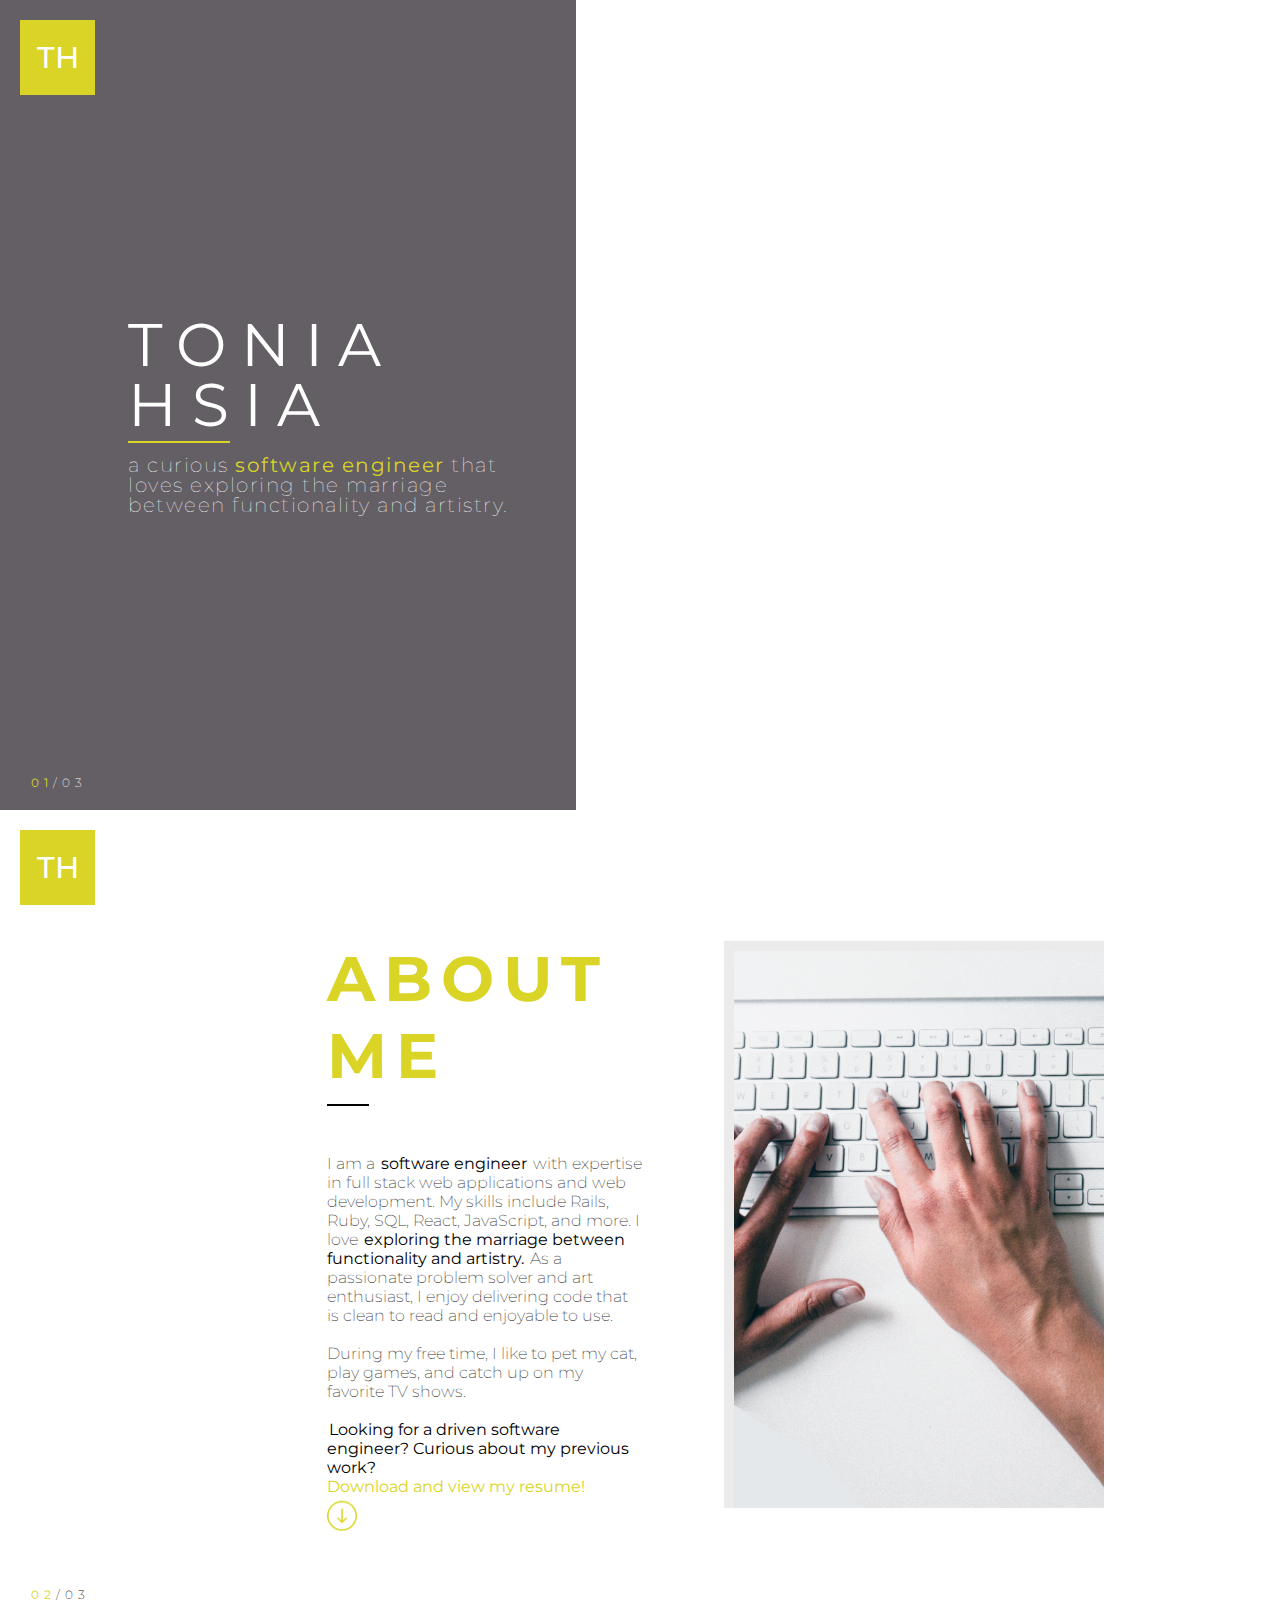
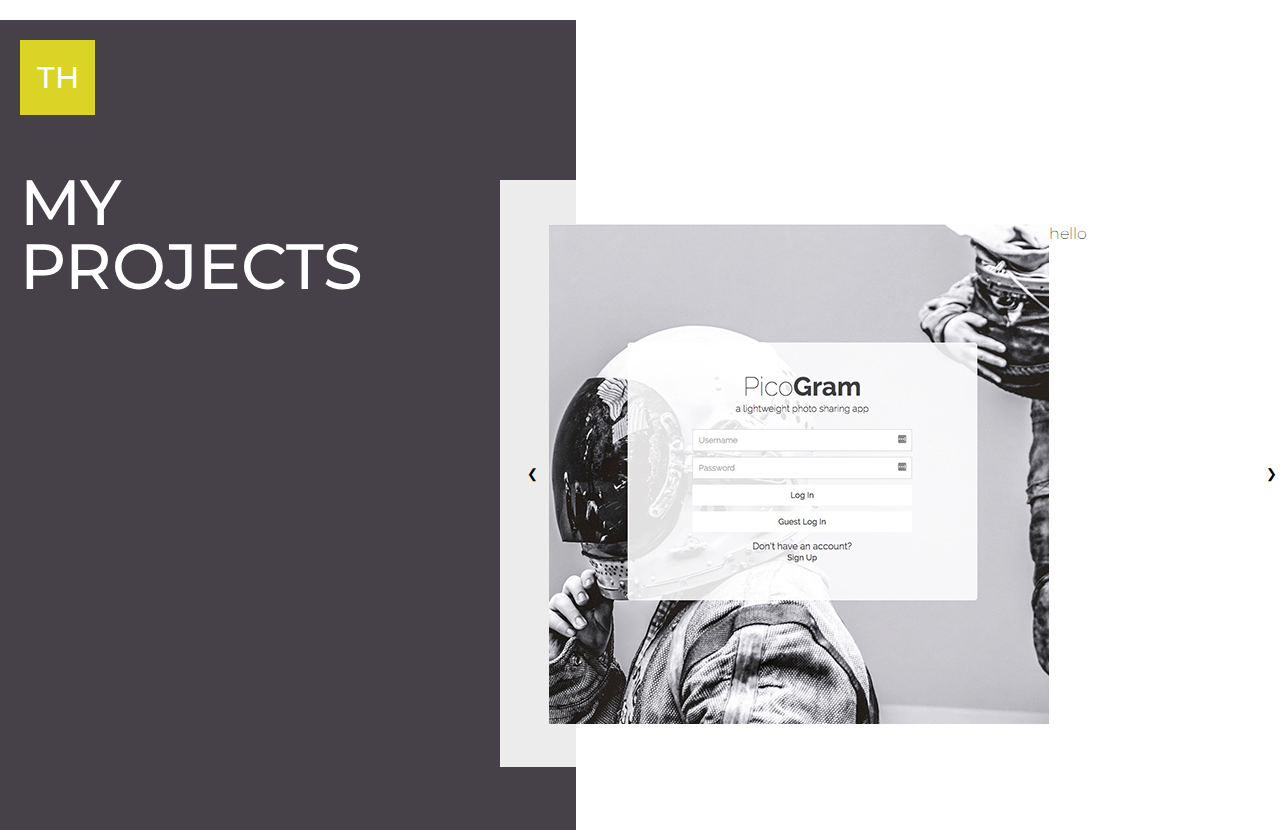
<file: index.html>
<!DOCTYPE html>
<html>
  <head>
    <meta charset="utf-8">
    <link rel="stylesheet" href="./css/master.css" type="text/css">
    <link rel="stylesheet" href="./css/landing-section.css" type="text/css">
    <link rel="stylesheet" href="./css/about-me-section.css" type="text/css">
    <link rel="stylesheet" href="./css/projects-section.css" type="text/css">
    <link href="https://fonts.googleapis.com/css?family=Montserrat:100,100i,200,200i,300,300i,400,400i,500,500i,600,600i,700,700i,800,800i,900,900i" rel="stylesheet">
    <link href="https://fonts.googleapis.com/css?family=Abril+Fatface" rel="stylesheet">
    <link href="https://fonts.googleapis.com/css?family=Sofia" rel="stylesheet">
  <head>

  <body>
    <section id="landing" class="section">
      </div>
      <div class="flex-container">
        <div class="icon">TH</div>
        <div id="grey-left-section">

            <div id="name">TONIA <br/> HSIA</div>
            <div id="line-break"></div>
            <div id="name-details">
               <span class="normal-text">a curious</span>
               <span class="emphasized-caption">software engineer</span>
               <span class="normal-text">that loves exploring the marriage between functionality and artistry.</span>
            </div>
        </div>

        <div id="photo-right-section">
          <!-- <img id="watch-photo" src="./assets/images/laptop-photo-5.jpg" /> -->
        </div>
      </div>
      <div class="page-no landing-page-no">
        <span id="page-no-gr" class="emphasized-caption">01</span><span class="page-no-wh" class="normal-text">/03</span>
      </div>
    </section>

    <section id="about-me-sec" class="section">
      <div class="icon ab-icon">TH</div>
      <!-- <div id="background-th">. . . .</div> -->
      <div class="flex-container">
        <div id="about-me">
          <div class="about-me-title">
            <span class="emphasized-caption">ABOUT<br/>ME</span>
            <div class="line-break"></div>
          </div>
          <div id="about-me-text">
            I am a <span class="emphasized-text"> software engineer</span> with expertise in full stack web applications and web development. My skills include Rails, Ruby, SQL, React, JavaScript, and more. I love <span class="emphasized-text">exploring the marriage between functionality and artistry.</span> As a passionate problem solver and art enthusiast, I enjoy delivering code that is clean to read and enjoyable to use.
            <br/>
            <br/>
            During my free time, I like to pet my cat, play games, and catch up on my favorite TV shows.
            <br/>
            <br/>
            <span class="emphasized-text">Looking for a driven software engineer? Curious about my previous work?</span><br/><span class="emphasized-caption">Download and view my resume!</span>
            <br/>
            <img src="./assets/images/icons/down-arrow.png" id="download-resume"/>
          </div>

        </div>
        <div id="about-me-photo">
          <img src="./assets/images/about-me/typing-photo-4.jpg" />
        </div>
      </div>
      <div class="page-no ab-page-no">
        <span id="page-no-gr" class="emphasized-caption">02</span><span class="page-no-bl" class="normal-text">/03</span>
      </div>
    </section>

    <section id="projects-sec" class="section">
      <!-- <div class="flex-container"> -->
        <div class="grey-section">
          <div class="icon">TH</div>
          <div id="projects-title">MY<br/> PROJECTS</div>
        </div>
        <div id="projects-list">
          <button class="project-toggler toggle-left" onclick="toggleProjectDiv(-1)">&#10094;</button>
          <div class="project flex-container">
            <div class="project-photos">
              <div class="project-photo">
                <img src="./assets/images/projects/picogram/picogram-1.jpg"/>
              </div>
            </div>
            <div class="project-info">
              hello
            </div>
          </div>
          <div class="project flex-container">
            <div class="project-photos">
              <div class="project-photo">
                <img src="./assets/images/projects/picogram/picogram-2.jpg"/>
              </div>
            </div>
            <div class="project-info">
              hello
            </div>
          </div>
          <div class="project flex-container">
            <div class="project-photos">
              <div class="project-photo">
                <img src="./assets/images/projects/picogram/picogram-3.jpg"/>
              </div>
            </div>
            <div class="project-info">
              hello
            </div>
          </div>
          <button class="project-toggler toggle-left" onclick="toggleProjectDiv(1)">&#10095</button>
        </div>
      <!-- </div> -->
    </section>

    <script type="text/javascript" src="./assets/js/projects.js"></script>
  </body>
</html>


<!-- <div class="flex-container">
  <div id="grey-left-section">
    <div id="projects-title">MY<br/>PROJECTS</div>
  </div>

  <div id="photo-right-section">
    <img id="sketch-photo" src="./assets/images/sketch-photo-2.jpg" />
  </div>
</div> -->
</file>
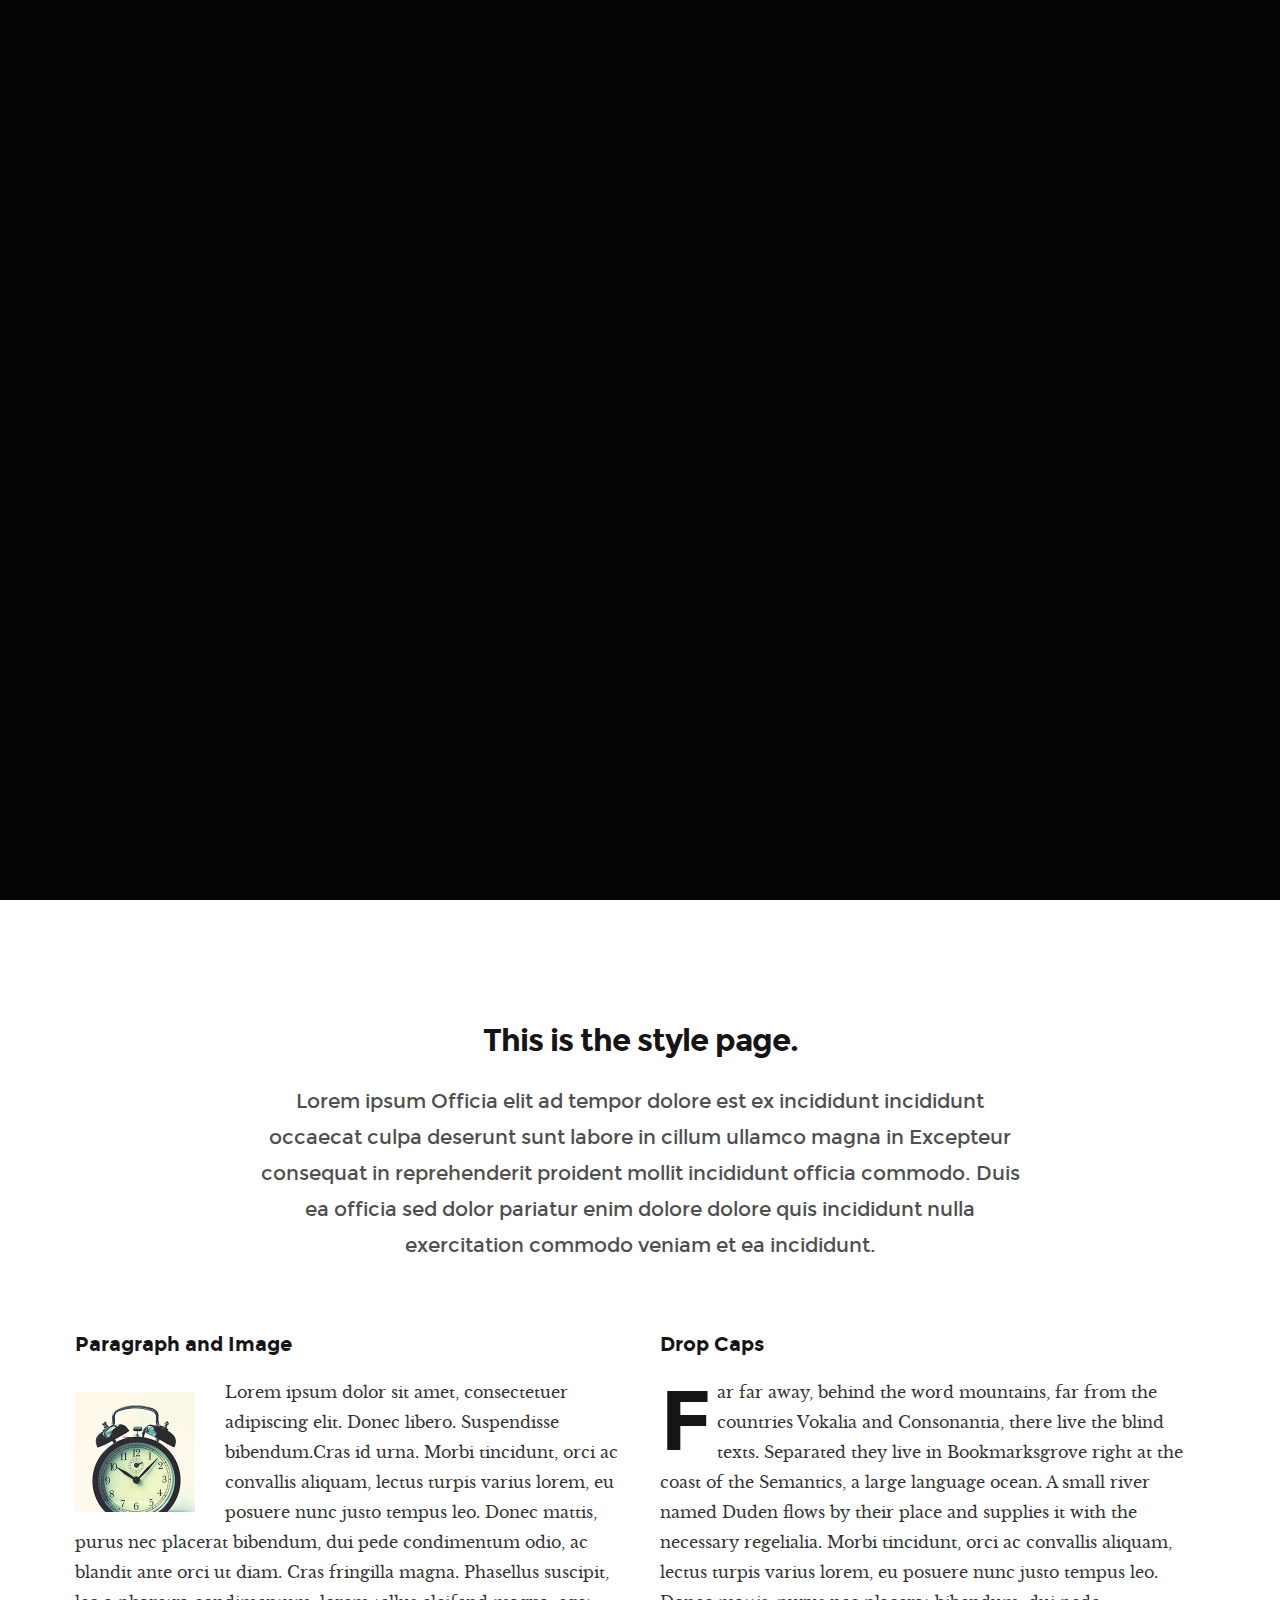
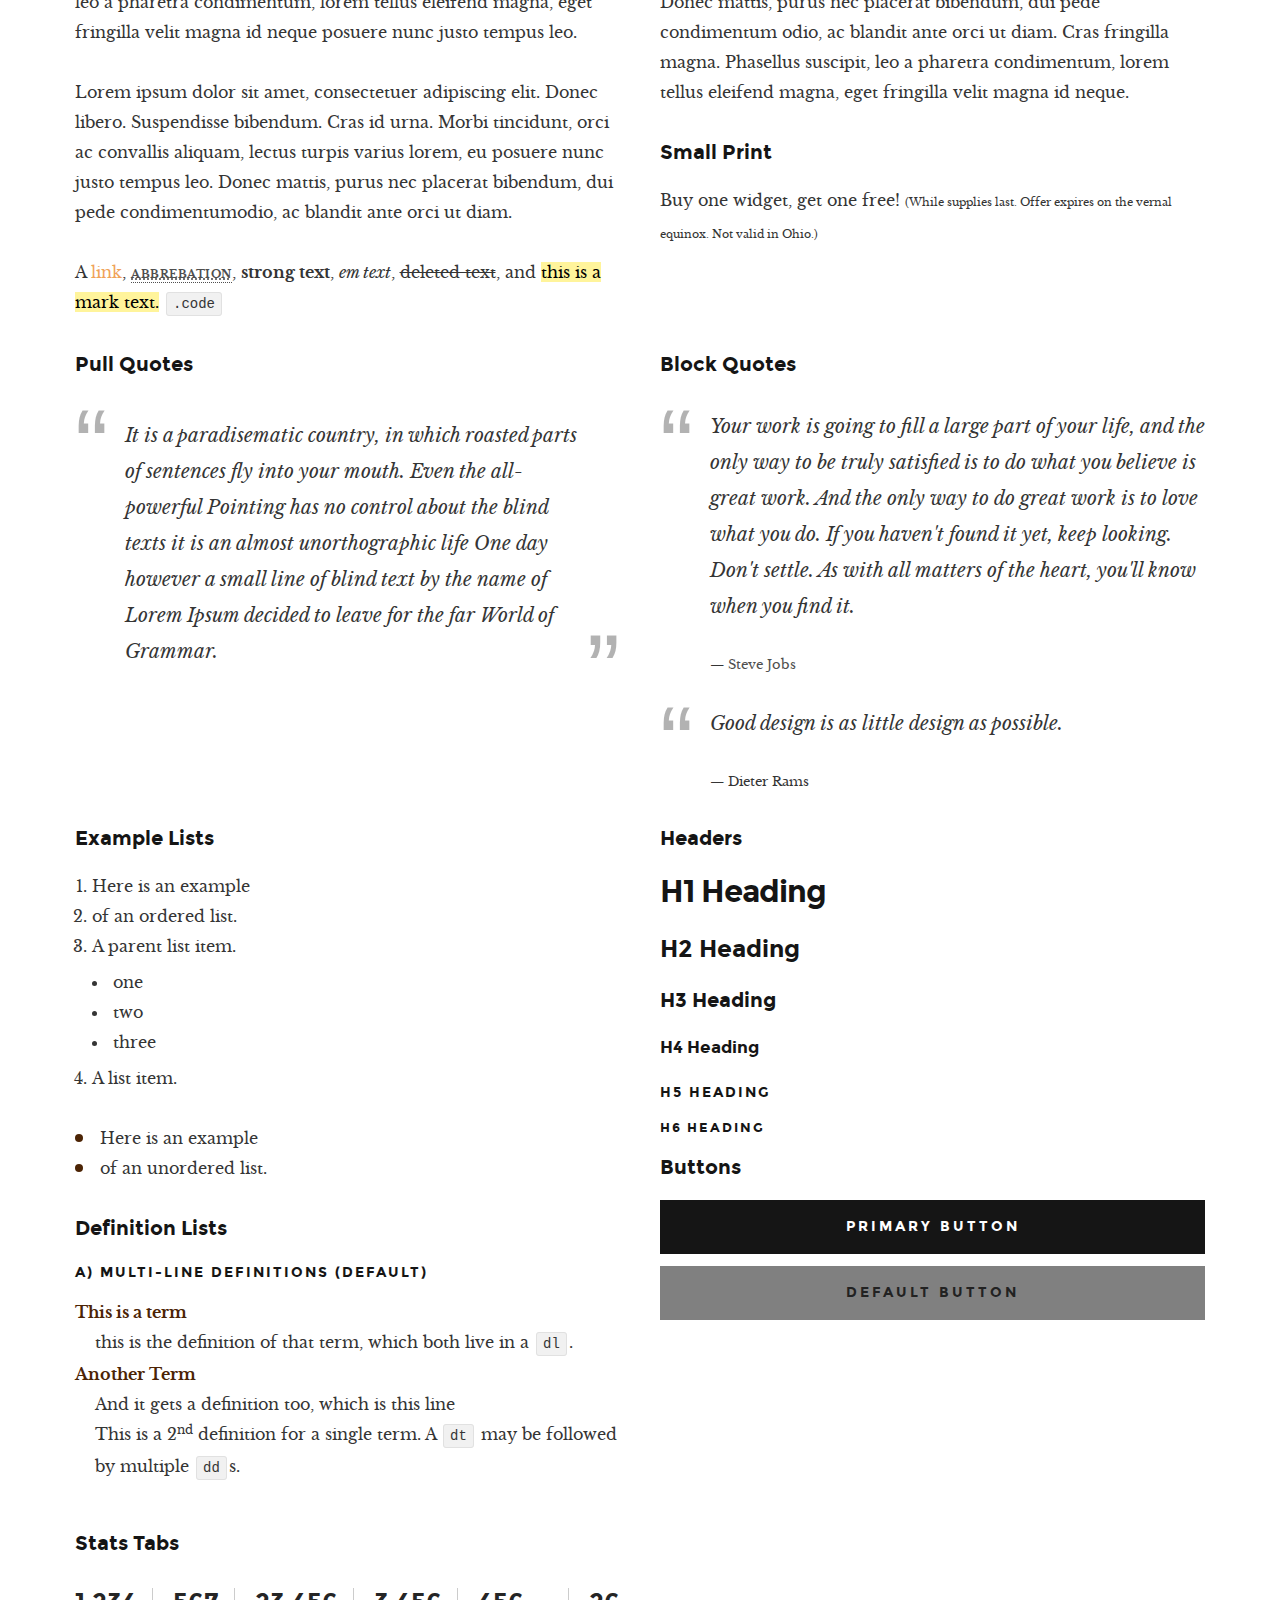
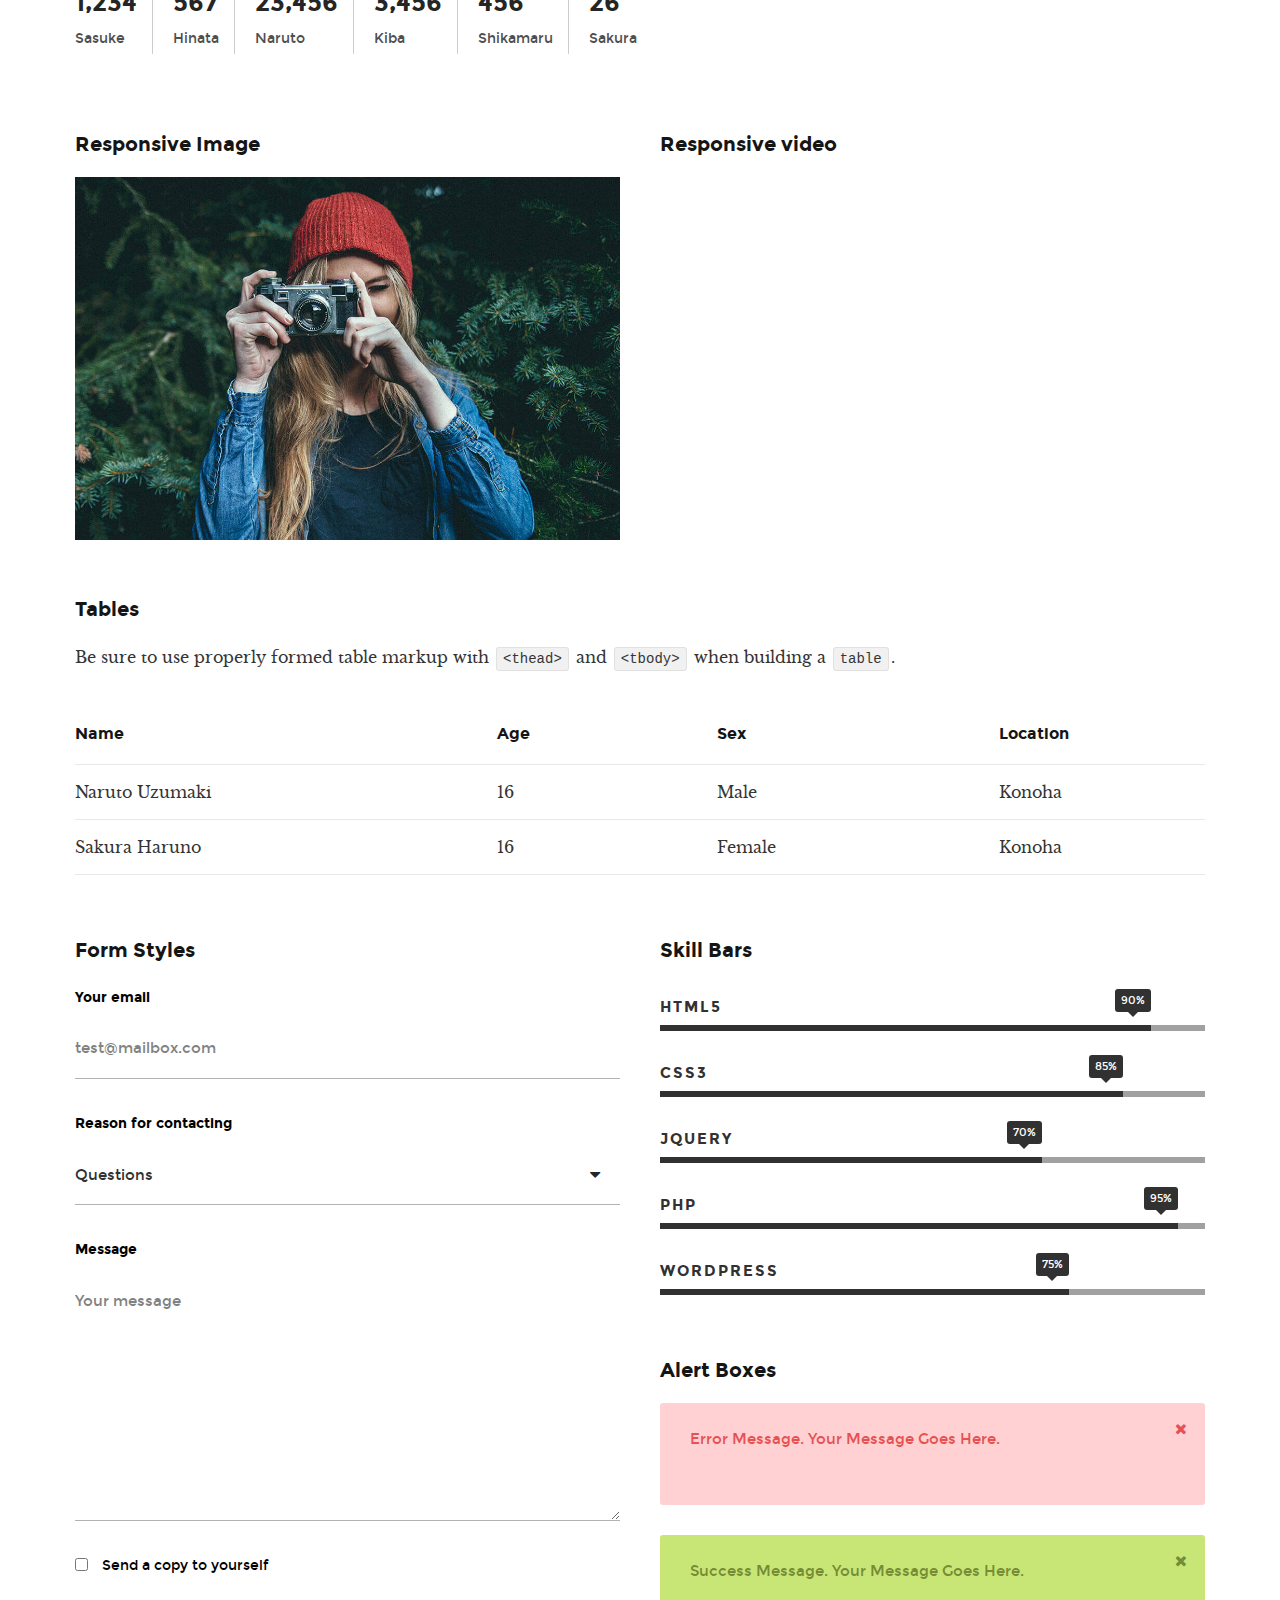
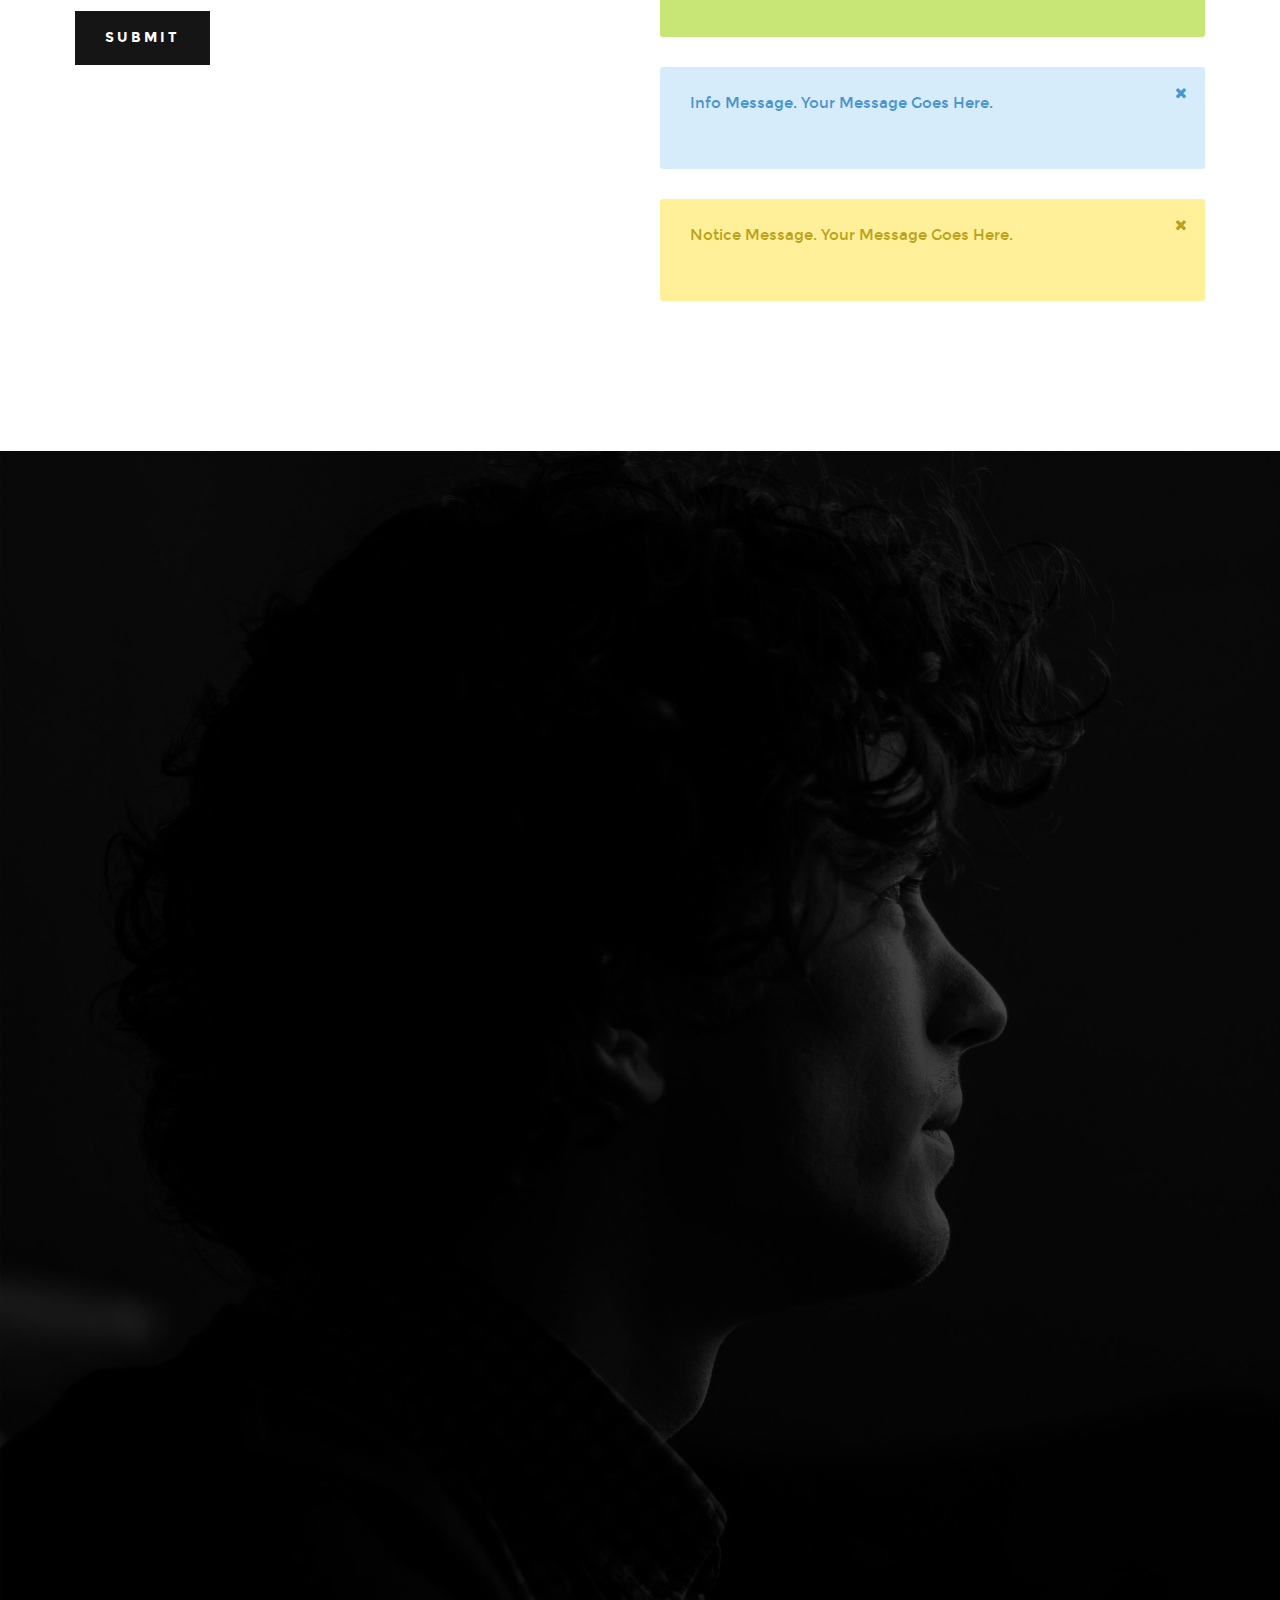
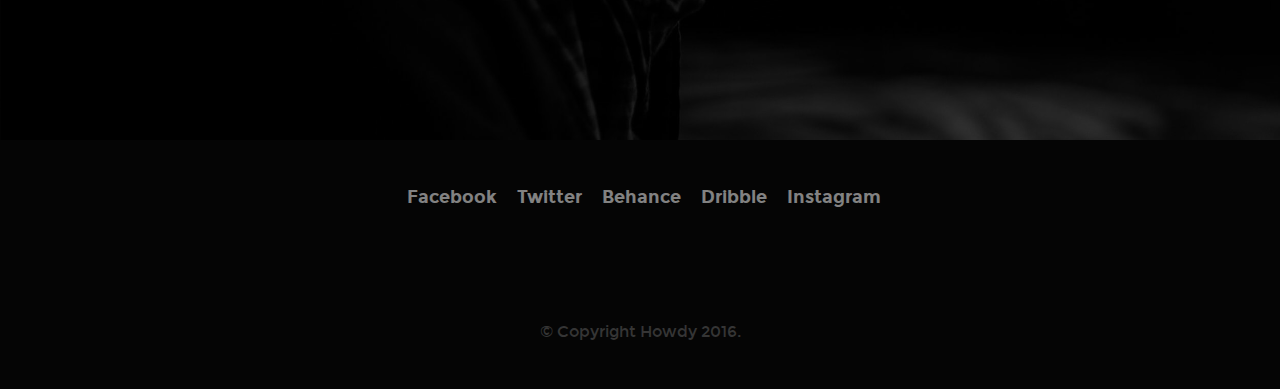
<file: styles.html>
<!DOCTYPE html>
<!--[if IE 8 ]><html class="no-js oldie ie8" lang="en"> <![endif]-->
<!--[if IE 9 ]><html class="no-js oldie ie9" lang="en"> <![endif]-->
<!--[if (gte IE 9)|!(IE)]><!--><html class="no-js" lang="en"> <!--<![endif]-->
<head>

   <!--- basic page needs
   ================================================== -->
   <meta charset="utf-8">
	<title>Howdy - Style Guide</title>
	<meta name="description" content="">  
	<meta name="author" content="">

   <!-- mobile specific metas
   ================================================== -->
	<meta name="viewport" content="width=device-width, initial-scale=1, maximum-scale=1">

 	<!-- CSS
   ================================================== -->
   <link rel="stylesheet" href="css/base.css">
   <link rel="stylesheet" href="css/vendor.css">  
   <link rel="stylesheet" href="css/main.css"> 

   <style type="text/css" media="screen">
   	#styles { 
   		background: white;
   		padding-top: 12rem;
   		padding-bottom: 12rem;
   	}      	
   </style>   

   <!-- script
   ================================================== -->
	<script src="js/modernizr.js"></script>
	<script src="js/pace.min.js"></script>

   <!-- favicons
	================================================== -->
	<link rel="shortcut icon" href="favicon.ico" type="image/x-icon">
	<link rel="icon" href="favicon.ico" type="image/x-icon">

</head>


<body id="top">

	<!-- header 
   ================================================== -->
   <header> 

   	<div class="header-logo">
	      <a href="index.html">Howdy</a>
	   </div> 

		<a id="header-menu-trigger" href="#0">
		 	<span class="header-menu-text">Menu</span>
		  	<span class="header-menu-icon"></span>
		</a> 

		<nav id="menu-nav-wrap">

			<a href="#0" class="close-button" title="close"><span>Close</span></a>	

	   	<h3>Howdy.</h3>  

			<ul class="nav-list">
				<li class="current"><a href="index.html#home" title="">Home</a></li>
				<li><a href="index.html#about" title="">About</a></li>
				<li><a href="index.html#skills" title="">Skills</a></li>
				<li><a href="index.html#credentials" title="">Experience</a></li>
				<li><a href="index.html#portfolio" title="">Works</a></li>
				<li><a href="index.html#stats" title="">Stats</a></li>				
				<li><a href="index.html#contact" title="">Contact</a></li>						
			</ul>	

			<ul class="header-social-list">
	         <li>
	         	<a href="#"><i class="fa fa-facebook-square"></i></a>
	         </li>
	         <li>
	         	<a href="#"><i class="fa fa-twitter"></i></a>
	         </li>
            <li>
            	<a href="#"><i class="fa fa-behance"></i></a>
            </li>
	         <li>
	         	<a href="#"><i class="fa fa-dribbble"></i></a>
	         </li>
	         <li>
	         	<a href="#"><i class="fa fa-instagram"></i></a>
	         </li>
	      </ul>		

		</nav>  <!-- end #menu-nav-wrap -->

	</header> <!-- end header -->  


   <!-- home
   ================================================== -->
   <section id="home">

   	<div class="overlay"></div><div class="gradient-overlay"></div>

   	<div class="home-content-table">		   

		   <div class="home-content-tablecell">
		   	<div class="row">
		   		<div class="col-twelve">		   			
			  			<div class="home-bottom-text">

			  				<h3 class="animate-intro">Hello, World.</h3>
				  			<h1 class="animate-intro">
							I am Jonathan Smith. <br>
							Graphic &amp; UI/UX Designer <br>
							Based in Manila Philippines. 
				  			</h1>	

							<ul class="home-section-links">
								<li class="animate-intro">More <a href="index.html#about">About Me</a></li>
								<li class="animate-intro">View <a href="index.html#portfolio">My Works</a></li>
								<li class="animate-intro">Contact <a href="index.html#contact">By Email</a></li>
							</ul>

			  			</div> <!-- end home-bottom-text -->
			   	</div> <!-- end col-twelve --> 
		   	</div> <!-- end row --> 
		   </div> <!-- end home-content-tablecell --> 		   
		</div> <!-- end home-content-table -->

		<a href="#styles" class="scroll-icon smoothscroll">		
		   <span class="icon-DownArrow"></span>
		</a>	
   
   </section> <!-- end home -->

   <!-- styles
   ================================================== -->
	<section id="styles">
		
		<div class="row narrow add-bottom text-center">

   		<div class="col-twelve tab-full">

   			<h1>This is the style page.</h1>

   			<p class="lead">Lorem ipsum Officia elit ad tempor dolore est ex incididunt incididunt occaecat culpa deserunt sunt labore in cillum ullamco magna in Excepteur consequat in reprehenderit proident mollit incididunt officia commodo.
   			Duis ea officia sed dolor pariatur enim dolore dolore quis incididunt nulla exercitation commodo veniam et ea incididunt.</p>   			

   		</div>

     	</div>

     	<div class="row">

     		<div class="col-six tab-full">

		     	<h3>Paragraph and Image</h3>

		      <p><a href="#"><img width="120" height="120" class="pull-left" alt="sample-image" src="images/sample-image.jpg"></a>
		  		Lorem ipsum dolor sit amet, consectetuer adipiscing elit. Donec libero. Suspendisse bibendum.Cras id urna. Morbi tincidunt, orci ac convallis aliquam, lectus turpis varius lorem, eu posuere nunc justo tempus leo. Donec mattis, purus nec placerat bibendum, dui pede condimentum odio, ac blandit ante orci ut diam. Cras fringilla magna. Phasellus suscipit, leo a pharetra condimentum, lorem tellus eleifend magna, eget fringilla velit magna id neque posuere nunc justo tempus leo. </p>

		  		<p>
		  		Lorem ipsum dolor sit amet, consectetuer adipiscing elit. Donec libero. Suspendisse bibendum. Cras id urna. Morbi tincidunt, orci ac convallis aliquam, lectus turpis varius lorem, eu posuere nunc justo tempus leo. Donec mattis, purus nec placerat bibendum, dui pede condimentumodio, ac blandit ante orci ut diam.	
	 			</p>

	         <p>A <a href="#">link</a>,
	  			<abbr title="this really isn't a very good description">abbrebation</abbr>,
	  			<strong>strong text</strong>,
	         <em>em text</em>,
	  			<del>deleted text</del>, and
	         <mark>this is a mark text.</mark>
	         <code>.code</code>
	         </p>

	      </div>

	      <div class="col-six tab-full">

	         <h3>Drop Caps</h3>

		      <p class="drop-cap">Far far away, behind the word mountains, far from the countries Vokalia and Consonantia,
		      there live the blind texts. Separated they live in Bookmarksgrove right at the coast of the
		      Semantics, a large language ocean. A small river named Duden flows by their place and supplies it with the necessary regelialia. Morbi tincidunt, orci ac convallis aliquam, lectus turpis varius lorem, eu	posuere nunc justo tempus leo. Donec mattis, purus nec placerat bibendum, dui pede condimentum odio, ac blandit ante orci ut diam. Cras fringilla magna. Phasellus suscipit, leo a pharetra condimentum, lorem tellus eleifend magna, eget fringilla velit magna id neque.
				</p>

			   <h3>Small Print</h3>

			   <p>Buy one widget, get one free!
				<small>(While supplies last. Offer expires on the vernal equinox. Not valid in Ohio.)</small>
				</p>

			</div>	         

		</div> <!-- end row -->

		<div class="row">

		  	<div class="col-six tab-full">

		      <h3>Pull Quotes</h3>

		      <aside class="pull-quote">
				   <blockquote>
					   <p>It is a paradisematic country, in which roasted parts of
		            sentences fly into your mouth. Even the all-powerful Pointing has no control about the blind
		            texts it is an almost unorthographic life One day however a small line of blind text by the name
		            of Lorem Ipsum decided to leave for the far World of Grammar.</p>
					</blockquote>
				</aside>

		   </div>

		   <div class="col-six tab-full">

		      <h3>Block Quotes</h3>

		      <blockquote cite="http://where-i-got-my-info-from.com">
				   <p>Your work is going to fill a large part of your life, and the only way to be truly satisfied is
		         to do what you believe is great work. And the only way to do great work is to love what you do.
		         If you haven't found it yet, keep looking. Don't settle. As with all matters of the heart, you'll know when you find it.
		         </p>
					<cite>
					   <a href="#">Steve Jobs</a>
					</cite>
			   </blockquote>

		      <blockquote>
		         <p>Good design is as little design as possible.</p>
		         <cite>Dieter Rams</cite>
		      </blockquote>

		   </div>

		</div> <!-- end row -->

		<div class="row half-bottom">

			<div class="col-six tab-full">

			   <h3>Example Lists</h3>

			   <ol>
				   <li>Here is an example</li>
				   <li>of an ordered list.</li>
				   <li>A parent list item.
					  	<ul>
				  			<li>one</li>
				  			<li>two</li>
					   	<li>three</li>
					   </ul>
					</li>
					<li>A list item.</li>
				</ol>

			   <ul class="disc">
				   <li>Here is an example</li>
				   <li>of an unordered list.</li>
				</ul>	

				<h3>Definition Lists</h3>	            

			   <h5>a) Multi-line Definitions (default)</h5>

			   <dl>
				   <dt><strong>This is a term</strong></dt>
				      <dd>this is the definition of that term, which both live in a <code>dl</code>.</dd>
				   <dt><strong>Another Term</strong></dt>
				      <dd>And it gets a definition too, which is this line</dd>
				      <dd>This is a 2<sup>nd</sup> definition for a single term. A <code>dt</code> may be followed by multiple <code>dd</code>s.</dd>
			   </dl>

		   </div>

		   <div class="col-six tab-full">		                  

		      <h3>Headers</h3>

		      <h1>H1 Heading</h1>
		      <h2>H2 Heading</h2>
		      <h3>H3 Heading</h3>
		      <h4>H4 Heading</h4>
		      <h5>H5 Heading</h5>
		      <h6>H6 Heading</h6>

		      <h3>Buttons</h3>

		    	<p>
		     		<a class="button button-primary full-width" href="#">Primary Button</a>
		     		<a class="button full-width" href="#">Default Button</a>
		     	</p>

		   </div>

		</div> <!-- end row -->

		<div class="row half-bottom">

		   <div class="col-twelve">

		    	<h3>Stats Tabs</h3>

		      <ul class="stats-tabs">
				   <li><a href="#">1,234 <em>Sasuke</em></a></li>
				   <li><a href="#">567 <em>Hinata</em></a></li>
				   <li><a href="#">23,456 <em>Naruto</em></a></li>
				   <li><a href="#">3,456 <em>Kiba</em></a></li>
				   <li><a href="#">456 <em>Shikamaru</em></a></li>
				   <li><a href="#">26 <em>Sakura</em></a></li>
				</ul>	      		

		   </div>	      	

		</div> <!-- end row -->

		<div class="row half-bottom">

	      <div class="col-six tab-full">

      		<h3>Responsive Image</h3>
      		<p><img src="images/shutterbug.jpg"></p>

      	</div>

      	<div class="col-six tab-full">

      		<h3>Responsive video</h3>

      		<div class="fluid-video-wrapper">
               <iframe src="http://player.vimeo.com/video/14592941?title=0&amp;byline=0&amp;portrait=0&amp;color=F64B39" width="500" height="281" frameborder="0" webkitallowfullscreen mozallowfullscreen allowfullscreen></iframe> 
            </div>

      	</div>
	      	
      </div> <!-- end row -->

      <div class="row add-bottom">

	      <div class="col-twelve">

	      	<h3>Tables</h3>
	      	<p>Be sure to use properly formed table markup with <code>&lt;thead&gt;</code> and <code>&lt;tbody&gt;</code> when building a <code>table</code>.</p>

	      	<div class="table-responsive">

	      		<table>
						<thead>
						   <tr>
						 		<th>Name</th>
						      <th>Age</th>
						      <th>Sex</th>
						      <th>Location</th>					    
						   </tr>
						</thead>
						<tbody>
						   <tr>
						      <td>Naruto Uzumaki</td>
						      <td>16</td>
						      <td>Male</td>
						      <td>Konoha</td>					    
						   </tr>
						   <tr>
						      <td>Sakura Haruno</td>
						      <td>16</td>
						      <td>Female</td>
						      <td>Konoha</td>			    
						   </tr>
						</tbody>
				   </table>

	      	</div>     		

	      </div>
	      	
	   </div> <!-- end row -->

	   <div class="row">

		   <div class="col-six tab-full">

		      <h3>Form Styles</h3>

		      <form>
			     	<div>
			        	<label for="sampleInput">Your email</label>
			        	<input class="full-width" type="email" placeholder="test@mailbox.com" id="sampleInput">
			      </div>
			      <div>
			        	<label for="sampleRecipientInput">Reason for contacting</label>
			        	<div class="ss-custom-select">
			        		<select class="full-width" id="sampleRecipientInput">
				        		<option value="Option 1">Questions</option>
				        		<option value="Option 2">Report</option>
				        		<option value="Option 3">Others</option>
				        	</select>
			        	</div>			         	
			      </div>
			       
			     	<label for="exampleMessage">Message</label>
			     	<textarea class="full-width" placeholder="Your message" id="exampleMessage"></textarea>

			     	<label class="add-bottom">
			        	<input type="checkbox">			            
			        	<span class="label-text">Send a copy to yourself</span>
			     	</label>
			       
			     	<input class="button-primary" type="submit" value="Submit">

			   </form>	            

		   </div>

		   <div class="col-six tab-full">

		   	<h3>Skill Bars</h3>

		   	<ul class="skill-bars">
				   <li>
				   	<div class="progress percent90"><span>90%</span></div>
				   	<strong>HTML5</strong>
				   </li>
				   <li>
				   	<div class="progress percent85"><span>85%</span></div>
				   	<strong>CSS3</strong>
				   </li>
				   <li>
				   	<div class="progress percent70"><span>70%</span></div>
				   	<strong>JQuery</strong>
				   </li>
				   <li>
				   	<div class="progress percent95"><span>95%</span></div>
				   	<strong>PHP</strong>
				   </li>
				   <li>
				   	<div class="progress percent75"><span>75%</span></div>
				   	<strong>Wordpress</strong>
				   </li>
				</ul> <!-- end skill-bars -->

	         <h3>Alert Boxes</h3> 
			        
            <div class="alert-box ss-error hideit">
		        <p>Error Message. Your Message Goes Here.</p>
		        <i class="fa fa-times close"></i>
		      </div><!-- /error -->
			        
		      <div class="alert-box ss-success hideit">
		        <p>Success Message. Your Message Goes Here.</p>
		        <i class="fa fa-times close"></i>
		      </div><!-- /success -->
			        
		      <div class="alert-box ss-info hideit">
		         <p>Info Message. Your Message Goes Here.</p>
		         <i class="fa fa-times close"></i>
		      </div><!-- /info -->
			        
		      <div class="alert-box ss-notice hideit">
		        <p>Notice Message. Your Message Goes Here.</p>
		        <i class="fa fa-times close"></i>
		      </div><!-- /notice -->
		        
		   </div>	         

		</div> <!-- end row -->

	</section> <!-- end styles -->   


	<!-- contact
   ================================================== -->
   <section id="contact">

      <div class="overlay"></div>

		<div class="row narrow section-intro">
   		<div class="col-twelve">
   			<h3 class="animate-this">Contact</h3>
   			<h1 class="animate-this">I'm Available for Freelance Work. Feel Free to Contact Me.</h1>

   			<p class="lead animate-this">Lorem ipsum Do commodo in proident enim in dolor cupidatat adipisicing dolore officia nisi aliqua incididunt Ut veniam lorem ipsum Consectetur ut in in eu do.</p>
   		</div> 
   	</div> <!-- end section-intro -->

   	<div class="row contact-form">
   		<div class="col-twelve">

            <!-- form -->
            <form name="contactForm" id="contactForm" method="post">
      			

                  <div class="form-field animate-this">
 						   <input name="contactName" type="text" id="contactName" placeholder="Name" value="" minlength="2" required="">
                  </div>
                  <div class="form-field animate-this">
	      			   <input name="contactEmail" type="email" id="contactEmail" placeholder="Email" value="" required="">
	               </div>
                  <div class="form-field animate-this">
	     				   <input name="contactSubject" type="text" id="contactSubject" placeholder="Subject" value="">
	               </div>                       
                  <div class="form-field animate-this">
	                 	<textarea name="contactMessage" id="contactMessage" placeholder="message" rows="10" cols="50" required=""></textarea>
	               </div> 

                  <div class="form-field animate-this">
                     <button class="submitform">Submit</button>

                     <div id="submit-loader">
                        <div class="text-loader">Sending...</div>                             
       				      <div class="s-loader">
								  	<div class="bounce1"></div>
								  	<div class="bounce2"></div>
								  	<div class="bounce3"></div>
								</div>
							</div>
                  </div>

      			
      		</form> <!-- Form End -->

            <!-- contact-warning -->
            <div id="message-warning"></div> 

            <!-- contact-success -->
      		<div id="message-success">
               <i class="fa fa-check"></i>Your message was sent, thank you!<br>
      		</div>

         </div> <!-- end col-twelve -->   		
   	</div> <!-- end row contact-form -->

   	<div class="row contact-info">

   		<div class="col-four tab-full">
   			<h5 class="animate-this">Where to find me</h5>

   			<p class="animate-this">
            1600 Amphitheatre Parkway<br>
            Mountain View, CA<br>
            94043 US
            </p>
   		</div> <!-- end col-four -->

   		<div class="col-four tab-full collapse">
   			<h5 class="animate-this">Email Me At</h5>

   			<p class="animate-this">
   				someone@howdywebsite.com<br>
			   	info@howdywebsite.com			     
			   </p>
   		</div> <!-- end col-four -->

   		<div class="col-four tab-full">
   			<h5 class="animate-this">Call Me At</h5>

   			<p class="animate-this">
   				Phone: (+63) 555 1212<br>
			   	Mobile: (+63) 555 0100<br>
			     	Fax: (+63) 555 0101
			   </p>
   		</div> <!-- end col-four -->
   		
   	</div> <!-- end row contact-info -->
		
	</section> <!-- end contact -->


	<!-- footer
   ================================================== -->
	<footer>
     	<div class="row">

     		<div class="col-twelve tab-full social">
     			<ul class="footer-social">        
			      <li><a href="#">Facebook</a></li>
			      <li><a href="#">Twitter</a></li>
			      <li><a href="#">Behance</a></li>
			      <li><a href="#">Dribble</a></li>
			      <li><a href="#">Instagram</a></li>
			   </ul> 	      		
	      </div>

      	<div class="col-twelve tab-full">
	      	<div class="copyright">
		        	<span>© Copyright Howdy 2016.</span> 		        	         	
		      </div>		                  
	      </div>      	

      </div> <!-- end row -->

      <div id="go-top">
		   <a class="smoothscroll" title="Back to Top" href="#top"><i class="icon-UpArrow"></i></a>
		</div>		
   </footer>

   <div id="preloader"> 
    	<div id="loader"></div>
   </div> 

   <!-- Java Script
   ================================================== --> 
   <script src="js/jquery-2.1.3.min.js"></script>
   <script src="js/plugins.js"></script>
   <script src="js/main.js"></script>

</body>

</html>
</file>
<file: css/master.css>
html, body, section, span, article, label, div, h1, h2, h3, nav, ul, li, p, a{
  margin: 0;
  border: 0;
  padding: 0;
  box-sizing: inherit;
  font: inherit;
  text-decoration: none;
  text-align: inherit;
  color: inherit;
  background: transparent;
  list-style: none;

  font-family: 'Montserrat', sans-serif;
  font-weight: 200;
  color: #383838;
}

body {
  min-width: 1270px;
  min-height: 950px;
}

.section {
  /*min-height: 1000px;*/
  height: 90vh;
}

.section-outline {
    position: absolute;
    height: 86vh;
    width: 100%;
    top: 2vh;
    /*left: 0.5vw;
    right: 0.5vw;*/
    /*bottom: 1vh;*/
    outline: solid white 5px;
}

.flex-container {
  display: flex;
  height: 100%;
  width: 100%;
  justify-content: space-around;
}


.vertical-align {
  position: relative;
  top: 50%;
  transform: translateY(50%);
}

.icon {
  position: absolute;
  margin-top: 20px;
  left: 20px;
  height: 75px;
  width: 75px;
  background-color: #dad426;
  color: white;
  font-size: 30px;
  font-weight: 500;
  text-align: center;
  line-height: 75px;
}

.line-break {
  margin-top: 10px;
  margin-bottom: 30px;
  position: relative;
  width: 15%;
  height: 2px;
  background-color: black;
}

.normal-text {
  color: white;
  font-weight: 100;
}

.emphasized-text {
  font-weight: 400;
  color: black;
  /*background-color: #343334;*/
  padding-left: 2px;
  padding-right: 2px;
}

.emphasized-caption {
  font-weight: bolder;
  color: #dad426;
}

.page-no-container {
  height: 100%;
  position: relative;
  bottom: 0;
}

.page-no {
  line-height: 20px;
  font-size: 15px;
  position: absolute;
  left: 31px;
  text-align: left;
  height: 20px;
}
.page-no-wh {
  font-size: 12px;
  letter-spacing: 5px;
  color: white;
}
.page-no-bl {
  font-size: 12px;
  letter-spacing: 5px;
  color: black;
}

#page-no-gr {
  font-size: 12px;
  letter-spacing: 5px;
}
</file>
<file: css/landing-section.css>
.landing-page-no {
  bottom: 12vh;
}

#landing {
  background-image: url("http://res.cloudinary.com/dfrrpfeus/image/upload/v1488406257/pexels-photo-52558_uyos7k.jpg");
  background-size: cover;
}

#grey-left-section {
  background: rgba(60, 55, 62, 0.8);
  width: 45%;
  height: 100%;
  overflow: hidden;
  font-size: 100px;
  font-weight: bold;
  vertical-align: middle;
  line-height: 90vh;
  text-align: center;
  font-size: 570px;
  letter-spacing: 80px;
}

#name {
  position: absolute;
  text-align: left;
  font-weight: 400;
  font-size: 60px;
  top: 35%;
  left: 10%;
  height: 60px;
  color: white;
  line-height: 1;
  letter-spacing: 15px;
  opacity: 1;
}

#name-details {
  text-align: left;
  position: absolute;
  /*word-wrap: break-word;*/
  font-size: 20px;
  width: 30%;
  line-height: 1;
  top: 50.5%;
  left: 10%;
  letter-spacing: 1.5px;
}

#line-break {
  position: absolute;
  left: 10%;
  top: 49%;
  height: 2px;
  width: 8%;
  background-color: #dad426;
}


#photo-right-section {
  width: 55%;
  height: 100%;
  overflow: hidden;
  direction: ltr;
}

#photo-right-section img {
  display: block;
  margin: 0 auto;
  object-fit: fill;
}
</file>
<file: css/about-me-section.css>
.ab-icon {
  top: 90vh;
}

.ab-page-no {
  top: 176vh;
}

.about-me-title {
  display: inline-block;
  font-size: 63px;
  color: black;
  font-weight: 500;
  letter-spacing: 9px;
  /*background-color: white;*/
  position: relative;
  transform: translateY(25%);
}

#about-me-sec {
  width: 45%;
  margin: 0 auto;
  padding-right: 50px;
  color: black;
}

#about-me {
  min-width: 55%;
  margin-right: 50px;
  max-height: 300px;
  height: 80%;
  position: relative;
  top: 50%;
  transform: translateY(-50%);
  max-height: 80%;
}

#about-me-text {
position: relative;
top: 25%;
transform: translateY(-25%);
}

#download-resume {
  height: 30px;
  width: 30px;
  margin-top: 5px;
}

#about-me-photo {
  min-width: 380px;
  height: 70%;
  overflow: hidden;
  position: relative;
  top: 54%;
  transform: translateY(-54%);
  margin-left: 30px;
  background-color: #ebebeb;
}

#about-me-photo img {
  display: block;
  margin: 0 auto;
  height: 100%;
  object-fit: fill;
  position: absolute;
  top: 20px;
  left: 10px;
  right: 0;
  bottom: 0;
  margin: auto;
  max-height: 100%;
  overflow: hidden;
}
</file>
<file: css/projects-section.css>
#projects-title {
  letter-spacing: normal;
  color: white;
  line-height: 1;
  height: 64px;
  /*text-align: right;*/
  font-size: 64px;
  font-weight: 500;
  position: relative;
  top: 150px;
  left: 20px;
}

#sketch-photo {
  height: 100%;
}

#projects-sec {
  background-image: url("http://res.cloudinary.com/dfrrpfeus/image/upload/v1488584474/sketch_pdnzuf.jpg");
  background-size: cover;
}

.grey-section {
  width: 45%;
  height: 100%;
  background: rgba(60, 55, 62, 0.95);
}

#projects-list {
  position: relative;
  width: 60%;
  height: 70%;
  background: rgba(255, 255, 255, 0.9);
  padding-left: 20px;
  padding-right: 20px;
  bottom: 650px;
  left: 500px;
  padding-top: 10px;
  padding-bottom: 10px;
  display: flex;
}

.project-title {
  font-size: 25px;
  font-weight: 500;
  text-align: center;
  /*color: white;*/
}

.toggle-left {
  padding-right: 10px;
}

.toggle-right {
  padding-left: 10px;
}
.project-toggler {
  background: transparent;
  text-align: center;
  width: 30px;
  height: 500px;
  border: none;
  outline: none;
  box-shadow: none;
  position: relative;
  top: 50%;
  transform: translateY(-50%);
}

.project-toggler:hover {
  background: rgba(255, 255, 255, 0.9);
  transition: 0.3s;
}

.project-photos {
  height: 500px;
  width: 520px;
  position: relative;
  top: 50%;
  transform: translateY(-50%);
}
.photos-row {
  width: 520px;
  /*margin: 0 auto;*/
  display: flex;
}

.project-photo {
  height: 500px;
  width: 500px;
}

.project-photo img {
  height: 100%;
  width: 100%;
  padding-right: 10px;
}

.project-photo-nav {
  position: relative;
  display: flex;
}

.project-info {
  width: 100%;
  height: 500px;
  position: relative;
  top: 50%;
  transform: translateY(-50%);
}
</file>
<file: css/base.css>
/* =================================================================== 
 *
 *  Howdy v1.0 Base Stylesheet
 *  08-13-2016
 *  ------------------------------------------------------------------
 *
 *  TOC:
 *  01. reset
 *  02. basic/base setup styles
 *  03. grid
 *  04. block grids
 *  05. MISC
 *
 * =================================================================== */


/* ===================================================================
 *  01. reset - normalize.css v3.0.2 | MIT License | git.io/normalize
 *
 * ------------------------------------------------------------------- */
html {
	font-family: sans-serif;
	-ms-text-size-adjust: 100%;
	-webkit-text-size-adjust: 100%;
}

body {
	margin: 0;
}

article,
aside,
details,
figcaption,
figure,
footer,
header,
hgroup,
main,
menu,
nav,
section,
summary {
	display: block;
}

audio,
canvas,
progress,
video {
	display: inline-block;
	vertical-align: baseline;
}

audio:not([controls]) {
	display: none;
	height: 0;
}

[hidden],
template {
	display: none;
}

a {
	background: transparent;
}

a:active,
a:hover {
	outline: 0;
}

abbr[title] {
	border-bottom: 1px dotted;
}

b,
strong {
	font-weight: bold;
}

dfn {
	font-style: italic;
}

h1 {
	font-size: 2em;
	margin: 0.67em 0;
}

mark {
	background: #ff0;
	color: #000;
}

small {
	font-size: 80%;
}

sub,
sup {
	font-size: 75%;
	line-height: 0;
	position: relative;
	vertical-align: baseline;
}

sup {
	top: -0.5em;
}

sub {
	bottom: -0.25em;
}

img {
	border: 0;
}

svg:not(:root) {
	overflow: hidden;
}

figure {
	margin: 1em 40px;
}

hr {
	-moz-box-sizing: content-box;
	box-sizing: content-box;
	height: 0;
}

pre {
	overflow: auto;
}

code,
kbd,
pre,
samp {
	font-family: monospace, monospace;
	font-size: 1em;
}

button,
input,
optgroup,
select,
textarea {
	color: inherit;
	font: inherit;
	margin: 0;
}

button {
	overflow: visible;
}

button,
select {
	text-transform: none;
}

button,
html input[type="button"],
input[type="reset"],
input[type="submit"] {
	-webkit-appearance: button;
	cursor: pointer;
}

button[disabled],
html input[disabled] {
	cursor: default;
}

button::-moz-focus-inner,
input::-moz-focus-inner {
	border: 0;
	padding: 0;
}

input {
	line-height: normal;
}

input[type="checkbox"],
input[type="radio"] {
	box-sizing: border-box;
	padding: 0;
}

input[type="number"]::-webkit-inner-spin-button,
input[type="number"]::-webkit-outer-spin-button {
	height: auto;
}

input[type="search"] {
	-webkit-appearance: textfield;
	-moz-box-sizing: content-box;
	-webkit-box-sizing: content-box;
	box-sizing: content-box;
}

input[type="search"]::-webkit-search-cancel-button,
input[type="search"]::-webkit-search-decoration {
	-webkit-appearance: none;
}

fieldset {
	border: 1px solid #c0c0c0;
	margin: 0 2px;
	padding: 0.35em 0.625em 0.75em;
}

legend {
	border: 0;
	padding: 0;
}

textarea {
	overflow: auto;
}

optgroup {
	font-weight: bold;
}

table {
	border-collapse: collapse;
	border-spacing: 0;
}

td,
th {
	padding: 0;
}


/* ===================================================================
 *  02. basic/base setup styles - (_basic.scss)
 *
 * ------------------------------------------------------------------- */
html {
	font-size: 62.5%;
	box-sizing: border-box;
}

*,
*::before,
*::after {
	box-sizing: inherit;
}

body {
	font-weight: normal;
	line-height: 1;
	text-rendering: optimizeLegibility;
	word-wrap: break-word;
	-webkit-overflow-scrolling: touch;
	-webkit-text-size-adjust: none;
}

body,
input,
button {
	-moz-osx-font-smoothing: grayscale;
	-webkit-font-smoothing: antialiased;
}

/* ------------------------------------------------------------------- 
 * Media - (_basic.scss)
 * ------------------------------------------------------------------- */
img,
video {
	max-width: 100%;
	height: auto;
}

/* ------------------------------------------------------------------- 
 * Typography resets - (_basic.scss)
 * ------------------------------------------------------------------- */
div, dl, dt, dd, ul, ol, li, h1, h2, h3, h4, h5, h6, pre, form, p, blockquote, th, td {
	margin: 0;
	padding: 0;
}

h1, h2, h3, h4, h5, h6 {
	-webkit-font-variant-ligatures: common-ligatures;
	-moz-font-variant-ligatures: common-ligatures;
	font-variant-ligatures: common-ligatures;
	text-rendering: optimizeLegibility;
}

em,
i {
	font-style: italic;
	line-height: inherit;
}

strong,
b {
	font-weight: bold;
	line-height: inherit;
}

small {
	font-size: 60%;
	line-height: inherit;
}

ol,
ul {
	list-style: none;
}

li {
	display: block;
}

/* ------------------------------------------------------------------- 
 * links - (_basic.scss)
 * ------------------------------------------------------------------- */
a {
	text-decoration: none;
	line-height: inherit;
}

a img {
	border: none;
}

/* ------------------------------------------------------------------- 
 * inputs - (_basic.scss)
 * ------------------------------------------------------------------- */
fieldset {
	margin: 0;
	padding: 0;
}

input[type="email"],
input[type="number"],
input[type="search"],
input[type="text"],
input[type="tel"],
input[type="url"],
input[type="password"],
textarea {
	-webkit-appearance: none;
	-moz-appearance: none;
	-ms-appearance: none;
	-o-appearance: none;
	appearance: none;
}

/* ===================================================================
 *  03. grid - (_grid.scss)
 *
 * ------------------------------------------------------------------- */
.row {
	width: 94%;
	max-width: 1170px;
	margin: 0 auto;
}

.row:before,
.row:after {
	content: "";
	display: table;
}

.row:after {
	clear: both;
}

.row .row {
	width: auto;
	max-width: none;
	margin-left: -20px;
	margin-right: -20px;
}

[class*="col-"],
.bgrid {
	float: left;
}

[class*="col-"] + [class*="col-"].end {
	float: right;
}

[class*="col-"] {
	padding: 0 20px;
}

.col-one {
	width: 8.33333%;
}

.col-two,
.col-1-6 {
	width: 16.66667%;
}

.col-three,
.col-1-4 {
	width: 25%;
}

.col-four,
.col-1-3 {
	width: 33.33333%;
}

.col-five {
	width: 41.66667%;
}

.col-six,
.col-1-2 {
	width: 50%;
}

.col-seven {
	width: 58.33333%;
}

.col-eight,
.col-2-3 {
	width: 66.66667%;
}

.col-nine,
.col-3-4 {
	width: 75%;
}

.col-ten,
.col-5-6 {
	width: 83.33333%;
}

.col-eleven {
	width: 91.66667%;
}

.col-twelve,
.col-full {
	width: 100%;
}

/* ------------------------------------------------------------------- 
 * small screens - (_grid.scss)
 * ------------------------------------------------------------------- */
@media screen and (max-width:1024px) {
	.row .row {
		margin-left: -18px;
		margin-right: -18px;
	}

	[class*="col-"] {
		padding: 0 18px;
	}

}

/* ------------------------------------------------------------------- 
 * tablets - (_grid.scss)
 * ------------------------------------------------------------------- */
@media screen and (max-width:768px) {
	.row {
		width: auto;
		padding-left: 30px;
		padding-right: 30px;
	}

	.row .row {
		padding-left: 0;
		padding-right: 0;
		margin-left: -15px;
		margin-right: -15px;
	}

	[class*="col-"] {
		padding: 0 15px;
	}

	.tab-1-4 {
		width: 25%;
	}

	.tab-1-3 {
		width: 33.33333%;
	}

	.tab-1-2 {
		width: 50%;
	}

	.tab-2-3 {
		width: 66.66667%;
	}

	.tab-3-4 {
		width: 75%;
	}

	.tab-full {
		width: 100%;
	}

}

/* ------------------------------------------------------------------- 
 * large mobile devices - (_grid.scss)
 * ------------------------------------------------------------------- */
@media screen and (max-width:600px) {
	.row {
		padding-left: 25px;
		padding-right: 25px;
	}

	.row .row {
		margin-left: -10px;
		margin-right: -10px;
	}

	[class*="col-"] {
		padding: 0 10px;
	}

	.mob-1-4 {
		width: 25%;
	}

	.mob-1-2 {
		width: 50%;
	}

	.mob-3-4 {
		width: 75%;
	}

	.mob-full {
		width: 100%;
	}

}

/* ------------------------------------------------------------------- 
 * small mobile devices - (_grid.scss)
 * ------------------------------------------------------------------- */
@media screen and (max-width:400px) {
	.row .row {
		padding-left: 0;
		padding-right: 0;
		margin-left: 0;
		margin-right: 0;
	}

	[class*="col-"] {
		width: 100% !important;
		float: none !important;
		clear: both !important;
		margin-left: 0;
		margin-right: 0;
		padding: 0;
	}

	[class*="col-"] + [class*="col-"].end {
		float: none;
	}

}

/* ===================================================================
 *  04. block grids - (_grid.scss)
 *
 * ------------------------------------------------------------------- */
[class*="block-"]:before,
[class*="block-"]:after {
	content: "";
	display: table;
}

[class*="block-"]:after {
	clear: both;
}

.block-1-6 .bgrid {
	width: 16.66667%;
}

.block-1-4 .bgrid {
	width: 25%;
}

.block-1-3 .bgrid {
	width: 33.33333%;
}

.block-1-2 .bgrid {
	width: 50%;
}

/**
 * Clearing for block grid columns. Allow columns with 
 * different heights to align properly.
 */
.block-1-6 .bgrid:nth-child(6n+1),
.block-1-4 .bgrid:nth-child(4n+1),
.block-1-3 .bgrid:nth-child(3n+1),
.block-1-2 .bgrid:nth-child(2n+1) {
	clear: both;
}

/* ------------------------------------------------------------------- 
 * small screens - (_grid.scss)
 * ------------------------------------------------------------------- */
@media screen and (max-width:1024px) {
	.block-s-1-6 .bgrid {
		width: 16.66667%;
	}

	.block-s-1-4 .bgrid {
		width: 25%;
	}

	.block-s-1-3 .bgrid {
		width: 33.33333%;
	}

	.block-s-1-2 .bgrid {
		width: 50%;
	}

	.block-s-full .bgrid {
		width: 100%;
		clear: both;
	}

	[class*="block-s-"] .bgrid:nth-child(n) {
		clear: none;
	}

	.block-s-1-6 .bgrid:nth-child(6n+1),
	.block-s-1-4 .bgrid:nth-child(4n+1),
	.block-s-1-3 .bgrid:nth-child(3n+1),
	.block-s-1-2 .bgrid:nth-child(2n+1) {
		clear: both;
	}

}

/* ------------------------------------------------------------------- 
 * tablets - (_grid.scss)
 * ------------------------------------------------------------------- */
@media screen and (max-width:768px) {
	.block-tab-1-6 .bgrid {
		width: 16.66667%;
	}

	.block-tab-1-4 .bgrid {
		width: 25%;
	}

	.block-tab-1-3 .bgrid {
		width: 33.33333%;
	}

	.block-tab-1-2 .bgrid {
		width: 50%;
	}

	.block-tab-full .bgrid {
		width: 100%;
		clear: both;
	}

	[class*="block-tab-"] .bgrid:nth-child(n) {
		clear: none;
	}

	.block-tab-1-6 .bgrid:nth-child(6n+1),
	.block-tab-1-4 .bgrid:nth-child(4n+1),
	.block-tab-1-3 .bgrid:nth-child(3n+1),
	.block-tab-1-2 .bgrid:nth-child(2n+1) {
		clear: both;
	}

}

/* ------------------------------------------------------------------- 
 * large mobile devices - (_grid.scss)
 * ------------------------------------------------------------------- */
@media screen and (max-width:600px) {
	.block-mob-1-6 .bgrid {
		width: 16.66667%;
	}

	.block-mob-1-4 .bgrid {
		width: 25%;
	}

	.block-mob-1-3 .bgrid {
		width: 33.33333%;
	}

	.block-mob-1-2 .bgrid {
		width: 50%;
	}

	.block-mob-full .bgrid {
		width: 100%;
		clear: both;
	}

	[class*="block-mob-"] .bgrid:nth-child(n) {
		clear: none;
	}

	.block-mob-1-6 .bgrid:nth-child(6n+1),
	.block-mob-1-4 .bgrid:nth-child(4n+1),
	.block-mob-1-3 .bgrid:nth-child(3n+1),
	.block-mob-1-2 .bgrid:nth-child(2n+1) {
		clear: both;
	}

}

/* ------------------------------------------------------------------- 
 * stack on small mobile devices - (_grid.scss)
 * ------------------------------------------------------------------- */
@media screen and (max-width:400px) {
	.stack .bgrid {
		width: 100% !important;
		float: none !important;
		clear: both !important;
		margin-left: 0;
		margin-right: 0;
	}

}

/* ===================================================================
 *  05. MISC  - (_grid.scss)
 *
 * ------------------------------------------------------------------- */

/* Clearing - (http://nicolasgallagher.com/micro-clearfix-hack/
 */
.group:before,
.group:after {
	content: "";
	display: table;
}

.group:after {
	clear: both;
}

/* Misc Helper Styles 
 */
.hide {
	display: none;
}

.invisible {
	visibility: hidden;
}

.antialiased {
	-webkit-font-smoothing: antialiased;
	-moz-osx-font-smoothing: grayscale;
}

.overflow-hidden {
	overflow: hidden;
}

.remove-bottom {
	margin-bottom: 0;
}

.half-bottom {
	margin-bottom: 1.5rem !important;
}

.add-bottom {
	margin-bottom: 3rem !important;
}

.no-border {
	border: none;
}

.full-width {
	width: 100%;
}

.text-center {
	text-align: center;
}

.text-left {
	text-align: left;
}

.text-right {
	text-align: right;
}

.pull-left {
	float: left;
}

.pull-right {
	float: right;
}

.align-center {
	margin-left: auto;
	margin-right: auto;
	text-align: center;
}
</file>
<file: css/vendor.css>
/* =================================================================== 
 *
 *  Howdy v1.0 Vendor/Third Party CSS 
 *  08-13-2016
 *  ------------------------------------------------------------------
 *
 *  TOC:
 *  01. Animate.css
 *  02. Lightgallery.css
 *
 * =================================================================== */


/* -------------------------------------------------------------------
 * 01. 
 * Animate.css - http://daneden.me/animate
 * Licensed under the MIT license - http://opensource.org/licenses/MIT
 *
 * Copyright (c) 2015 Daniel Eden
 * =================================================================== */

.animated {
	-webkit-animation-duration: 1s;
	animation-duration: 1s;
	-webkit-animation-fill-mode: both;
	animation-fill-mode: both;
}

.animated.infinite {
	-webkit-animation-iteration-count: infinite;
	animation-iteration-count: infinite;
}

.animated.hinge {
	-webkit-animation-duration: 2s;
	animation-duration: 2s;
}

.animated.bounceIn,
.animated.bounceOut,
.animated.flipOutX,
.animated.flipOutY {
	-webkit-animation-duration: .75s;
	animation-duration: .75s;
}

@-webkit-keyframes bounce {
	20%,
	53%,
	80%,
	from,
	to {
		-webkit-animation-timing-function: cubic-bezier(0.215, 0.61, 0.355, 1);
		animation-timing-function: cubic-bezier(0.215, 0.61, 0.355, 1);
		-webkit-transform: translate3d(0, 0, 0);
		transform: translate3d(0, 0, 0);
	}

	40%,
	43% {
		-webkit-animation-timing-function: cubic-bezier(0.755, 0.05, 0.855, 0.06);
		animation-timing-function: cubic-bezier(0.755, 0.05, 0.855, 0.06);
		-webkit-transform: translate3d(0, -30px, 0);
		transform: translate3d(0, -30px, 0);
	}

	70% {
		-webkit-animation-timing-function: cubic-bezier(0.755, 0.05, 0.855, 0.06);
		animation-timing-function: cubic-bezier(0.755, 0.05, 0.855, 0.06);
		-webkit-transform: translate3d(0, -15px, 0);
		transform: translate3d(0, -15px, 0);
	}

	90% {
		-webkit-transform: translate3d(0, -4px, 0);
		transform: translate3d(0, -4px, 0);
	}

}

@keyframes bounce {
	20%,
	53%,
	80%,
	from,
	to {
		-webkit-animation-timing-function: cubic-bezier(0.215, 0.61, 0.355, 1);
		animation-timing-function: cubic-bezier(0.215, 0.61, 0.355, 1);
		-webkit-transform: translate3d(0, 0, 0);
		transform: translate3d(0, 0, 0);
	}

	40%,
	43% {
		-webkit-animation-timing-function: cubic-bezier(0.755, 0.05, 0.855, 0.06);
		animation-timing-function: cubic-bezier(0.755, 0.05, 0.855, 0.06);
		-webkit-transform: translate3d(0, -30px, 0);
		transform: translate3d(0, -30px, 0);
	}

	70% {
		-webkit-animation-timing-function: cubic-bezier(0.755, 0.05, 0.855, 0.06);
		animation-timing-function: cubic-bezier(0.755, 0.05, 0.855, 0.06);
		-webkit-transform: translate3d(0, -15px, 0);
		transform: translate3d(0, -15px, 0);
	}

	90% {
		-webkit-transform: translate3d(0, -4px, 0);
		transform: translate3d(0, -4px, 0);
	}

}

.bounce {
	-webkit-animation-name: bounce;
	animation-name: bounce;
	-webkit-transform-origin: center bottom;
	transform-origin: center bottom;
}

@-webkit-keyframes flash {
	50%,
	from,
	to {
		opacity: 1;
	}

	25%,
	75% {
		opacity: 0;
	}

}

@keyframes flash {
	50%,
	from,
	to {
		opacity: 1;
	}

	25%,
	75% {
		opacity: 0;
	}

}

.flash {
	-webkit-animation-name: flash;
	animation-name: flash;
}

@-webkit-keyframes pulse {
	from {
		-webkit-transform: scale3d(1, 1, 1);
		transform: scale3d(1, 1, 1);
	}

	50% {
		-webkit-transform: scale3d(1.05, 1.05, 1.05);
		transform: scale3d(1.05, 1.05, 1.05);
	}

	to {
		-webkit-transform: scale3d(1, 1, 1);
		transform: scale3d(1, 1, 1);
	}

}

@keyframes pulse {
	from {
		-webkit-transform: scale3d(1, 1, 1);
		transform: scale3d(1, 1, 1);
	}

	50% {
		-webkit-transform: scale3d(1.05, 1.05, 1.05);
		transform: scale3d(1.05, 1.05, 1.05);
	}

	to {
		-webkit-transform: scale3d(1, 1, 1);
		transform: scale3d(1, 1, 1);
	}

}

.pulse {
	-webkit-animation-name: pulse;
	animation-name: pulse;
}

@-webkit-keyframes rubberBand {
	from {
		-webkit-transform: scale3d(1, 1, 1);
		transform: scale3d(1, 1, 1);
	}

	30% {
		-webkit-transform: scale3d(1.25, 0.75, 1);
		transform: scale3d(1.25, 0.75, 1);
	}

	40% {
		-webkit-transform: scale3d(0.75, 1.25, 1);
		transform: scale3d(0.75, 1.25, 1);
	}

	50% {
		-webkit-transform: scale3d(1.15, 0.85, 1);
		transform: scale3d(1.15, 0.85, 1);
	}

	65% {
		-webkit-transform: scale3d(0.95, 1.05, 1);
		transform: scale3d(0.95, 1.05, 1);
	}

	75% {
		-webkit-transform: scale3d(1.05, 0.95, 1);
		transform: scale3d(1.05, 0.95, 1);
	}

	to {
		-webkit-transform: scale3d(1, 1, 1);
		transform: scale3d(1, 1, 1);
	}

}

@keyframes rubberBand {
	from {
		-webkit-transform: scale3d(1, 1, 1);
		transform: scale3d(1, 1, 1);
	}

	30% {
		-webkit-transform: scale3d(1.25, 0.75, 1);
		transform: scale3d(1.25, 0.75, 1);
	}

	40% {
		-webkit-transform: scale3d(0.75, 1.25, 1);
		transform: scale3d(0.75, 1.25, 1);
	}

	50% {
		-webkit-transform: scale3d(1.15, 0.85, 1);
		transform: scale3d(1.15, 0.85, 1);
	}

	65% {
		-webkit-transform: scale3d(0.95, 1.05, 1);
		transform: scale3d(0.95, 1.05, 1);
	}

	75% {
		-webkit-transform: scale3d(1.05, 0.95, 1);
		transform: scale3d(1.05, 0.95, 1);
	}

	to {
		-webkit-transform: scale3d(1, 1, 1);
		transform: scale3d(1, 1, 1);
	}

}

.rubberBand {
	-webkit-animation-name: rubberBand;
	animation-name: rubberBand;
}

@-webkit-keyframes shake {
	from,
	to {
		-webkit-transform: translate3d(0, 0, 0);
		transform: translate3d(0, 0, 0);
	}

	10%,
	30%,
	50%,
	70%,
	90% {
		-webkit-transform: translate3d(-10px, 0, 0);
		transform: translate3d(-10px, 0, 0);
	}

	20%,
	40%,
	60%,
	80% {
		-webkit-transform: translate3d(10px, 0, 0);
		transform: translate3d(10px, 0, 0);
	}

}

@keyframes shake {
	from,
	to {
		-webkit-transform: translate3d(0, 0, 0);
		transform: translate3d(0, 0, 0);
	}

	10%,
	30%,
	50%,
	70%,
	90% {
		-webkit-transform: translate3d(-10px, 0, 0);
		transform: translate3d(-10px, 0, 0);
	}

	20%,
	40%,
	60%,
	80% {
		-webkit-transform: translate3d(10px, 0, 0);
		transform: translate3d(10px, 0, 0);
	}

}

.shake {
	-webkit-animation-name: shake;
	animation-name: shake;
}

@-webkit-keyframes swing {
	20% {
		-webkit-transform: rotate3d(0, 0, 1, 15deg);
		transform: rotate3d(0, 0, 1, 15deg);
	}

	40% {
		-webkit-transform: rotate3d(0, 0, 1, -10deg);
		transform: rotate3d(0, 0, 1, -10deg);
	}

	60% {
		-webkit-transform: rotate3d(0, 0, 1, 5deg);
		transform: rotate3d(0, 0, 1, 5deg);
	}

	80% {
		-webkit-transform: rotate3d(0, 0, 1, -5deg);
		transform: rotate3d(0, 0, 1, -5deg);
	}

	to {
		-webkit-transform: rotate3d(0, 0, 1, 0deg);
		transform: rotate3d(0, 0, 1, 0deg);
	}

}

@keyframes swing {
	20% {
		-webkit-transform: rotate3d(0, 0, 1, 15deg);
		transform: rotate3d(0, 0, 1, 15deg);
	}

	40% {
		-webkit-transform: rotate3d(0, 0, 1, -10deg);
		transform: rotate3d(0, 0, 1, -10deg);
	}

	60% {
		-webkit-transform: rotate3d(0, 0, 1, 5deg);
		transform: rotate3d(0, 0, 1, 5deg);
	}

	80% {
		-webkit-transform: rotate3d(0, 0, 1, -5deg);
		transform: rotate3d(0, 0, 1, -5deg);
	}

	to {
		-webkit-transform: rotate3d(0, 0, 1, 0deg);
		transform: rotate3d(0, 0, 1, 0deg);
	}

}

.swing {
	-webkit-transform-origin: top center;
	transform-origin: top center;
	-webkit-animation-name: swing;
	animation-name: swing;
}

@-webkit-keyframes tada {
	from {
		-webkit-transform: scale3d(1, 1, 1);
		transform: scale3d(1, 1, 1);
	}

	10%,
	20% {
		-webkit-transform: scale3d(0.9, 0.9, 0.9) rotate3d(0, 0, 1, -3deg);
		transform: scale3d(0.9, 0.9, 0.9) rotate3d(0, 0, 1, -3deg);
	}

	30%,
	50%,
	70%,
	90% {
		-webkit-transform: scale3d(1.1, 1.1, 1.1) rotate3d(0, 0, 1, 3deg);
		transform: scale3d(1.1, 1.1, 1.1) rotate3d(0, 0, 1, 3deg);
	}

	40%,
	60%,
	80% {
		-webkit-transform: scale3d(1.1, 1.1, 1.1) rotate3d(0, 0, 1, -3deg);
		transform: scale3d(1.1, 1.1, 1.1) rotate3d(0, 0, 1, -3deg);
	}

	to {
		-webkit-transform: scale3d(1, 1, 1);
		transform: scale3d(1, 1, 1);
	}

}

@keyframes tada {
	from {
		-webkit-transform: scale3d(1, 1, 1);
		transform: scale3d(1, 1, 1);
	}

	10%,
	20% {
		-webkit-transform: scale3d(0.9, 0.9, 0.9) rotate3d(0, 0, 1, -3deg);
		transform: scale3d(0.9, 0.9, 0.9) rotate3d(0, 0, 1, -3deg);
	}

	30%,
	50%,
	70%,
	90% {
		-webkit-transform: scale3d(1.1, 1.1, 1.1) rotate3d(0, 0, 1, 3deg);
		transform: scale3d(1.1, 1.1, 1.1) rotate3d(0, 0, 1, 3deg);
	}

	40%,
	60%,
	80% {
		-webkit-transform: scale3d(1.1, 1.1, 1.1) rotate3d(0, 0, 1, -3deg);
		transform: scale3d(1.1, 1.1, 1.1) rotate3d(0, 0, 1, -3deg);
	}

	to {
		-webkit-transform: scale3d(1, 1, 1);
		transform: scale3d(1, 1, 1);
	}

}

.tada {
	-webkit-animation-name: tada;
	animation-name: tada;
}

@-webkit-keyframes wobble {
	from {
		-webkit-transform: none;
		transform: none;
	}

	15% {
		-webkit-transform: translate3d(-25%, 0, 0) rotate3d(0, 0, 1, -5deg);
		transform: translate3d(-25%, 0, 0) rotate3d(0, 0, 1, -5deg);
	}

	30% {
		-webkit-transform: translate3d(20%, 0, 0) rotate3d(0, 0, 1, 3deg);
		transform: translate3d(20%, 0, 0) rotate3d(0, 0, 1, 3deg);
	}

	45% {
		-webkit-transform: translate3d(-15%, 0, 0) rotate3d(0, 0, 1, -3deg);
		transform: translate3d(-15%, 0, 0) rotate3d(0, 0, 1, -3deg);
	}

	60% {
		-webkit-transform: translate3d(10%, 0, 0) rotate3d(0, 0, 1, 2deg);
		transform: translate3d(10%, 0, 0) rotate3d(0, 0, 1, 2deg);
	}

	75% {
		-webkit-transform: translate3d(-5%, 0, 0) rotate3d(0, 0, 1, -1deg);
		transform: translate3d(-5%, 0, 0) rotate3d(0, 0, 1, -1deg);
	}

	to {
		-webkit-transform: none;
		transform: none;
	}

}

@keyframes wobble {
	from {
		-webkit-transform: none;
		transform: none;
	}

	15% {
		-webkit-transform: translate3d(-25%, 0, 0) rotate3d(0, 0, 1, -5deg);
		transform: translate3d(-25%, 0, 0) rotate3d(0, 0, 1, -5deg);
	}

	30% {
		-webkit-transform: translate3d(20%, 0, 0) rotate3d(0, 0, 1, 3deg);
		transform: translate3d(20%, 0, 0) rotate3d(0, 0, 1, 3deg);
	}

	45% {
		-webkit-transform: translate3d(-15%, 0, 0) rotate3d(0, 0, 1, -3deg);
		transform: translate3d(-15%, 0, 0) rotate3d(0, 0, 1, -3deg);
	}

	60% {
		-webkit-transform: translate3d(10%, 0, 0) rotate3d(0, 0, 1, 2deg);
		transform: translate3d(10%, 0, 0) rotate3d(0, 0, 1, 2deg);
	}

	75% {
		-webkit-transform: translate3d(-5%, 0, 0) rotate3d(0, 0, 1, -1deg);
		transform: translate3d(-5%, 0, 0) rotate3d(0, 0, 1, -1deg);
	}

	to {
		-webkit-transform: none;
		transform: none;
	}

}

.wobble {
	-webkit-animation-name: wobble;
	animation-name: wobble;
}

@-webkit-keyframes jello {
	11.1%,
	from,
	to {
		-webkit-transform: none;
		transform: none;
	}

	22.2% {
		-webkit-transform: skewX(-12.5deg) skewY(-12.5deg);
		transform: skewX(-12.5deg) skewY(-12.5deg);
	}

	33.3% {
		-webkit-transform: skewX(6.25deg) skewY(6.25deg);
		transform: skewX(6.25deg) skewY(6.25deg);
	}

	44.4% {
		-webkit-transform: skewX(-3.125deg) skewY(-3.125deg);
		transform: skewX(-3.125deg) skewY(-3.125deg);
	}

	55.5% {
		-webkit-transform: skewX(1.5625deg) skewY(1.5625deg);
		transform: skewX(1.5625deg) skewY(1.5625deg);
	}

	66.6% {
		-webkit-transform: skewX(-0.78125deg) skewY(-0.78125deg);
		transform: skewX(-0.78125deg) skewY(-0.78125deg);
	}

	77.7% {
		-webkit-transform: skewX(0.39063deg) skewY(0.39063deg);
		transform: skewX(0.39063deg) skewY(0.39063deg);
	}

	88.8% {
		-webkit-transform: skewX(-0.19531deg) skewY(-0.19531deg);
		transform: skewX(-0.19531deg) skewY(-0.19531deg);
	}

}

@keyframes jello {
	11.1%,
	from,
	to {
		-webkit-transform: none;
		transform: none;
	}

	22.2% {
		-webkit-transform: skewX(-12.5deg) skewY(-12.5deg);
		transform: skewX(-12.5deg) skewY(-12.5deg);
	}

	33.3% {
		-webkit-transform: skewX(6.25deg) skewY(6.25deg);
		transform: skewX(6.25deg) skewY(6.25deg);
	}

	44.4% {
		-webkit-transform: skewX(-3.125deg) skewY(-3.125deg);
		transform: skewX(-3.125deg) skewY(-3.125deg);
	}

	55.5% {
		-webkit-transform: skewX(1.5625deg) skewY(1.5625deg);
		transform: skewX(1.5625deg) skewY(1.5625deg);
	}

	66.6% {
		-webkit-transform: skewX(-0.78125deg) skewY(-0.78125deg);
		transform: skewX(-0.78125deg) skewY(-0.78125deg);
	}

	77.7% {
		-webkit-transform: skewX(0.39063deg) skewY(0.39063deg);
		transform: skewX(0.39063deg) skewY(0.39063deg);
	}

	88.8% {
		-webkit-transform: skewX(-0.19531deg) skewY(-0.19531deg);
		transform: skewX(-0.19531deg) skewY(-0.19531deg);
	}

}

.jello {
	-webkit-animation-name: jello;
	animation-name: jello;
	-webkit-transform-origin: center;
	transform-origin: center;
}

@-webkit-keyframes bounceIn {
	20%,
	40%,
	60%,
	80%,
	from,
	to {
		-webkit-animation-timing-function: cubic-bezier(0.215, 0.61, 0.355, 1);
		animation-timing-function: cubic-bezier(0.215, 0.61, 0.355, 1);
	}

	0% {
		opacity: 0;
		-webkit-transform: scale3d(0.3, 0.3, 0.3);
		transform: scale3d(0.3, 0.3, 0.3);
	}

	20% {
		-webkit-transform: scale3d(1.1, 1.1, 1.1);
		transform: scale3d(1.1, 1.1, 1.1);
	}

	40% {
		-webkit-transform: scale3d(0.9, 0.9, 0.9);
		transform: scale3d(0.9, 0.9, 0.9);
	}

	60% {
		opacity: 1;
		-webkit-transform: scale3d(1.03, 1.03, 1.03);
		transform: scale3d(1.03, 1.03, 1.03);
	}

	80% {
		-webkit-transform: scale3d(0.97, 0.97, 0.97);
		transform: scale3d(0.97, 0.97, 0.97);
	}

	to {
		opacity: 1;
		-webkit-transform: scale3d(1, 1, 1);
		transform: scale3d(1, 1, 1);
	}

}

@keyframes bounceIn {
	20%,
	40%,
	60%,
	80%,
	from,
	to {
		-webkit-animation-timing-function: cubic-bezier(0.215, 0.61, 0.355, 1);
		animation-timing-function: cubic-bezier(0.215, 0.61, 0.355, 1);
	}

	0% {
		opacity: 0;
		-webkit-transform: scale3d(0.3, 0.3, 0.3);
		transform: scale3d(0.3, 0.3, 0.3);
	}

	20% {
		-webkit-transform: scale3d(1.1, 1.1, 1.1);
		transform: scale3d(1.1, 1.1, 1.1);
	}

	40% {
		-webkit-transform: scale3d(0.9, 0.9, 0.9);
		transform: scale3d(0.9, 0.9, 0.9);
	}

	60% {
		opacity: 1;
		-webkit-transform: scale3d(1.03, 1.03, 1.03);
		transform: scale3d(1.03, 1.03, 1.03);
	}

	80% {
		-webkit-transform: scale3d(0.97, 0.97, 0.97);
		transform: scale3d(0.97, 0.97, 0.97);
	}

	to {
		opacity: 1;
		-webkit-transform: scale3d(1, 1, 1);
		transform: scale3d(1, 1, 1);
	}

}

.bounceIn {
	-webkit-animation-name: bounceIn;
	animation-name: bounceIn;
}

@-webkit-keyframes bounceInDown {
	60%,
	75%,
	90%,
	from,
	to {
		-webkit-animation-timing-function: cubic-bezier(0.215, 0.61, 0.355, 1);
		animation-timing-function: cubic-bezier(0.215, 0.61, 0.355, 1);
	}

	0% {
		opacity: 0;
		-webkit-transform: translate3d(0, -3000px, 0);
		transform: translate3d(0, -3000px, 0);
	}

	60% {
		opacity: 1;
		-webkit-transform: translate3d(0, 25px, 0);
		transform: translate3d(0, 25px, 0);
	}

	75% {
		-webkit-transform: translate3d(0, -10px, 0);
		transform: translate3d(0, -10px, 0);
	}

	90% {
		-webkit-transform: translate3d(0, 5px, 0);
		transform: translate3d(0, 5px, 0);
	}

	to {
		-webkit-transform: none;
		transform: none;
	}

}

@keyframes bounceInDown {
	60%,
	75%,
	90%,
	from,
	to {
		-webkit-animation-timing-function: cubic-bezier(0.215, 0.61, 0.355, 1);
		animation-timing-function: cubic-bezier(0.215, 0.61, 0.355, 1);
	}

	0% {
		opacity: 0;
		-webkit-transform: translate3d(0, -3000px, 0);
		transform: translate3d(0, -3000px, 0);
	}

	60% {
		opacity: 1;
		-webkit-transform: translate3d(0, 25px, 0);
		transform: translate3d(0, 25px, 0);
	}

	75% {
		-webkit-transform: translate3d(0, -10px, 0);
		transform: translate3d(0, -10px, 0);
	}

	90% {
		-webkit-transform: translate3d(0, 5px, 0);
		transform: translate3d(0, 5px, 0);
	}

	to {
		-webkit-transform: none;
		transform: none;
	}

}

.bounceInDown {
	-webkit-animation-name: bounceInDown;
	animation-name: bounceInDown;
}

@-webkit-keyframes bounceInLeft {
	60%,
	75%,
	90%,
	from,
	to {
		-webkit-animation-timing-function: cubic-bezier(0.215, 0.61, 0.355, 1);
		animation-timing-function: cubic-bezier(0.215, 0.61, 0.355, 1);
	}

	0% {
		opacity: 0;
		-webkit-transform: translate3d(-3000px, 0, 0);
		transform: translate3d(-3000px, 0, 0);
	}

	60% {
		opacity: 1;
		-webkit-transform: translate3d(25px, 0, 0);
		transform: translate3d(25px, 0, 0);
	}

	75% {
		-webkit-transform: translate3d(-10px, 0, 0);
		transform: translate3d(-10px, 0, 0);
	}

	90% {
		-webkit-transform: translate3d(5px, 0, 0);
		transform: translate3d(5px, 0, 0);
	}

	to {
		-webkit-transform: none;
		transform: none;
	}

}

@keyframes bounceInLeft {
	60%,
	75%,
	90%,
	from,
	to {
		-webkit-animation-timing-function: cubic-bezier(0.215, 0.61, 0.355, 1);
		animation-timing-function: cubic-bezier(0.215, 0.61, 0.355, 1);
	}

	0% {
		opacity: 0;
		-webkit-transform: translate3d(-3000px, 0, 0);
		transform: translate3d(-3000px, 0, 0);
	}

	60% {
		opacity: 1;
		-webkit-transform: translate3d(25px, 0, 0);
		transform: translate3d(25px, 0, 0);
	}

	75% {
		-webkit-transform: translate3d(-10px, 0, 0);
		transform: translate3d(-10px, 0, 0);
	}

	90% {
		-webkit-transform: translate3d(5px, 0, 0);
		transform: translate3d(5px, 0, 0);
	}

	to {
		-webkit-transform: none;
		transform: none;
	}

}

.bounceInLeft {
	-webkit-animation-name: bounceInLeft;
	animation-name: bounceInLeft;
}

@-webkit-keyframes bounceInRight {
	60%,
	75%,
	90%,
	from,
	to {
		-webkit-animation-timing-function: cubic-bezier(0.215, 0.61, 0.355, 1);
		animation-timing-function: cubic-bezier(0.215, 0.61, 0.355, 1);
	}

	from {
		opacity: 0;
		-webkit-transform: translate3d(3000px, 0, 0);
		transform: translate3d(3000px, 0, 0);
	}

	60% {
		opacity: 1;
		-webkit-transform: translate3d(-25px, 0, 0);
		transform: translate3d(-25px, 0, 0);
	}

	75% {
		-webkit-transform: translate3d(10px, 0, 0);
		transform: translate3d(10px, 0, 0);
	}

	90% {
		-webkit-transform: translate3d(-5px, 0, 0);
		transform: translate3d(-5px, 0, 0);
	}

	to {
		-webkit-transform: none;
		transform: none;
	}

}

@keyframes bounceInRight {
	60%,
	75%,
	90%,
	from,
	to {
		-webkit-animation-timing-function: cubic-bezier(0.215, 0.61, 0.355, 1);
		animation-timing-function: cubic-bezier(0.215, 0.61, 0.355, 1);
	}

	from {
		opacity: 0;
		-webkit-transform: translate3d(3000px, 0, 0);
		transform: translate3d(3000px, 0, 0);
	}

	60% {
		opacity: 1;
		-webkit-transform: translate3d(-25px, 0, 0);
		transform: translate3d(-25px, 0, 0);
	}

	75% {
		-webkit-transform: translate3d(10px, 0, 0);
		transform: translate3d(10px, 0, 0);
	}

	90% {
		-webkit-transform: translate3d(-5px, 0, 0);
		transform: translate3d(-5px, 0, 0);
	}

	to {
		-webkit-transform: none;
		transform: none;
	}

}

.bounceInRight {
	-webkit-animation-name: bounceInRight;
	animation-name: bounceInRight;
}

@-webkit-keyframes bounceInUp {
	60%,
	75%,
	90%,
	from,
	to {
		-webkit-animation-timing-function: cubic-bezier(0.215, 0.61, 0.355, 1);
		animation-timing-function: cubic-bezier(0.215, 0.61, 0.355, 1);
	}

	from {
		opacity: 0;
		-webkit-transform: translate3d(0, 3000px, 0);
		transform: translate3d(0, 3000px, 0);
	}

	60% {
		opacity: 1;
		-webkit-transform: translate3d(0, -20px, 0);
		transform: translate3d(0, -20px, 0);
	}

	75% {
		-webkit-transform: translate3d(0, 10px, 0);
		transform: translate3d(0, 10px, 0);
	}

	90% {
		-webkit-transform: translate3d(0, -5px, 0);
		transform: translate3d(0, -5px, 0);
	}

	to {
		-webkit-transform: translate3d(0, 0, 0);
		transform: translate3d(0, 0, 0);
	}

}

@keyframes bounceInUp {
	60%,
	75%,
	90%,
	from,
	to {
		-webkit-animation-timing-function: cubic-bezier(0.215, 0.61, 0.355, 1);
		animation-timing-function: cubic-bezier(0.215, 0.61, 0.355, 1);
	}

	from {
		opacity: 0;
		-webkit-transform: translate3d(0, 3000px, 0);
		transform: translate3d(0, 3000px, 0);
	}

	60% {
		opacity: 1;
		-webkit-transform: translate3d(0, -20px, 0);
		transform: translate3d(0, -20px, 0);
	}

	75% {
		-webkit-transform: translate3d(0, 10px, 0);
		transform: translate3d(0, 10px, 0);
	}

	90% {
		-webkit-transform: translate3d(0, -5px, 0);
		transform: translate3d(0, -5px, 0);
	}

	to {
		-webkit-transform: translate3d(0, 0, 0);
		transform: translate3d(0, 0, 0);
	}

}

.bounceInUp {
	-webkit-animation-name: bounceInUp;
	animation-name: bounceInUp;
}

@-webkit-keyframes bounceOut {
	20% {
		-webkit-transform: scale3d(0.9, 0.9, 0.9);
		transform: scale3d(0.9, 0.9, 0.9);
	}

	50%,
	55% {
		opacity: 1;
		-webkit-transform: scale3d(1.1, 1.1, 1.1);
		transform: scale3d(1.1, 1.1, 1.1);
	}

	to {
		opacity: 0;
		-webkit-transform: scale3d(0.3, 0.3, 0.3);
		transform: scale3d(0.3, 0.3, 0.3);
	}

}

@keyframes bounceOut {
	20% {
		-webkit-transform: scale3d(0.9, 0.9, 0.9);
		transform: scale3d(0.9, 0.9, 0.9);
	}

	50%,
	55% {
		opacity: 1;
		-webkit-transform: scale3d(1.1, 1.1, 1.1);
		transform: scale3d(1.1, 1.1, 1.1);
	}

	to {
		opacity: 0;
		-webkit-transform: scale3d(0.3, 0.3, 0.3);
		transform: scale3d(0.3, 0.3, 0.3);
	}

}

.bounceOut {
	-webkit-animation-name: bounceOut;
	animation-name: bounceOut;
}

@-webkit-keyframes bounceOutDown {
	20% {
		-webkit-transform: translate3d(0, 10px, 0);
		transform: translate3d(0, 10px, 0);
	}

	40%,
	45% {
		opacity: 1;
		-webkit-transform: translate3d(0, -20px, 0);
		transform: translate3d(0, -20px, 0);
	}

	to {
		opacity: 0;
		-webkit-transform: translate3d(0, 2000px, 0);
		transform: translate3d(0, 2000px, 0);
	}

}

@keyframes bounceOutDown {
	20% {
		-webkit-transform: translate3d(0, 10px, 0);
		transform: translate3d(0, 10px, 0);
	}

	40%,
	45% {
		opacity: 1;
		-webkit-transform: translate3d(0, -20px, 0);
		transform: translate3d(0, -20px, 0);
	}

	to {
		opacity: 0;
		-webkit-transform: translate3d(0, 2000px, 0);
		transform: translate3d(0, 2000px, 0);
	}

}

.bounceOutDown {
	-webkit-animation-name: bounceOutDown;
	animation-name: bounceOutDown;
}

@-webkit-keyframes bounceOutLeft {
	20% {
		opacity: 1;
		-webkit-transform: translate3d(20px, 0, 0);
		transform: translate3d(20px, 0, 0);
	}

	to {
		opacity: 0;
		-webkit-transform: translate3d(-2000px, 0, 0);
		transform: translate3d(-2000px, 0, 0);
	}

}

@keyframes bounceOutLeft {
	20% {
		opacity: 1;
		-webkit-transform: translate3d(20px, 0, 0);
		transform: translate3d(20px, 0, 0);
	}

	to {
		opacity: 0;
		-webkit-transform: translate3d(-2000px, 0, 0);
		transform: translate3d(-2000px, 0, 0);
	}

}

.bounceOutLeft {
	-webkit-animation-name: bounceOutLeft;
	animation-name: bounceOutLeft;
}

@-webkit-keyframes bounceOutRight {
	20% {
		opacity: 1;
		-webkit-transform: translate3d(-20px, 0, 0);
		transform: translate3d(-20px, 0, 0);
	}

	to {
		opacity: 0;
		-webkit-transform: translate3d(2000px, 0, 0);
		transform: translate3d(2000px, 0, 0);
	}

}

@keyframes bounceOutRight {
	20% {
		opacity: 1;
		-webkit-transform: translate3d(-20px, 0, 0);
		transform: translate3d(-20px, 0, 0);
	}

	to {
		opacity: 0;
		-webkit-transform: translate3d(2000px, 0, 0);
		transform: translate3d(2000px, 0, 0);
	}

}

.bounceOutRight {
	-webkit-animation-name: bounceOutRight;
	animation-name: bounceOutRight;
}

@-webkit-keyframes bounceOutUp {
	20% {
		-webkit-transform: translate3d(0, -10px, 0);
		transform: translate3d(0, -10px, 0);
	}

	40%,
	45% {
		opacity: 1;
		-webkit-transform: translate3d(0, 20px, 0);
		transform: translate3d(0, 20px, 0);
	}

	to {
		opacity: 0;
		-webkit-transform: translate3d(0, -2000px, 0);
		transform: translate3d(0, -2000px, 0);
	}

}

@keyframes bounceOutUp {
	20% {
		-webkit-transform: translate3d(0, -10px, 0);
		transform: translate3d(0, -10px, 0);
	}

	40%,
	45% {
		opacity: 1;
		-webkit-transform: translate3d(0, 20px, 0);
		transform: translate3d(0, 20px, 0);
	}

	to {
		opacity: 0;
		-webkit-transform: translate3d(0, -2000px, 0);
		transform: translate3d(0, -2000px, 0);
	}

}

.bounceOutUp {
	-webkit-animation-name: bounceOutUp;
	animation-name: bounceOutUp;
}

@-webkit-keyframes fadeIn {
	from {
		opacity: 0;
	}

	to {
		opacity: 1;
	}

}

@keyframes fadeIn {
	from {
		opacity: 0;
	}

	to {
		opacity: 1;
	}

}

.fadeIn {
	-webkit-animation-name: fadeIn;
	animation-name: fadeIn;
}

@-webkit-keyframes fadeInDown {
	from {
		opacity: 0;
		-webkit-transform: translate3d(0, -100%, 0);
		transform: translate3d(0, -100%, 0);
	}

	to {
		opacity: 1;
		-webkit-transform: none;
		transform: none;
	}

}

@keyframes fadeInDown {
	from {
		opacity: 0;
		-webkit-transform: translate3d(0, -100%, 0);
		transform: translate3d(0, -100%, 0);
	}

	to {
		opacity: 1;
		-webkit-transform: none;
		transform: none;
	}

}

.fadeInDown {
	-webkit-animation-name: fadeInDown;
	animation-name: fadeInDown;
}

@-webkit-keyframes fadeInDownBig {
	from {
		opacity: 0;
		-webkit-transform: translate3d(0, -2000px, 0);
		transform: translate3d(0, -2000px, 0);
	}

	to {
		opacity: 1;
		-webkit-transform: none;
		transform: none;
	}

}

@keyframes fadeInDownBig {
	from {
		opacity: 0;
		-webkit-transform: translate3d(0, -2000px, 0);
		transform: translate3d(0, -2000px, 0);
	}

	to {
		opacity: 1;
		-webkit-transform: none;
		transform: none;
	}

}

.fadeInDownBig {
	-webkit-animation-name: fadeInDownBig;
	animation-name: fadeInDownBig;
}

@-webkit-keyframes fadeInLeft {
	from {
		opacity: 0;
		-webkit-transform: translate3d(-100%, 0, 0);
		transform: translate3d(-100%, 0, 0);
	}

	to {
		opacity: 1;
		-webkit-transform: none;
		transform: none;
	}

}

@keyframes fadeInLeft {
	from {
		opacity: 0;
		-webkit-transform: translate3d(-100%, 0, 0);
		transform: translate3d(-100%, 0, 0);
	}

	to {
		opacity: 1;
		-webkit-transform: none;
		transform: none;
	}

}

.fadeInLeft {
	-webkit-animation-name: fadeInLeft;
	animation-name: fadeInLeft;
}

@-webkit-keyframes fadeInLeftBig {
	from {
		opacity: 0;
		-webkit-transform: translate3d(-2000px, 0, 0);
		transform: translate3d(-2000px, 0, 0);
	}

	to {
		opacity: 1;
		-webkit-transform: none;
		transform: none;
	}

}

@keyframes fadeInLeftBig {
	from {
		opacity: 0;
		-webkit-transform: translate3d(-2000px, 0, 0);
		transform: translate3d(-2000px, 0, 0);
	}

	to {
		opacity: 1;
		-webkit-transform: none;
		transform: none;
	}

}

.fadeInLeftBig {
	-webkit-animation-name: fadeInLeftBig;
	animation-name: fadeInLeftBig;
}

@-webkit-keyframes fadeInRight {
	from {
		opacity: 0;
		-webkit-transform: translate3d(100%, 0, 0);
		transform: translate3d(100%, 0, 0);
	}

	to {
		opacity: 1;
		-webkit-transform: none;
		transform: none;
	}

}

@keyframes fadeInRight {
	from {
		opacity: 0;
		-webkit-transform: translate3d(100%, 0, 0);
		transform: translate3d(100%, 0, 0);
	}

	to {
		opacity: 1;
		-webkit-transform: none;
		transform: none;
	}

}

.fadeInRight {
	-webkit-animation-name: fadeInRight;
	animation-name: fadeInRight;
}

@-webkit-keyframes fadeInRightBig {
	from {
		opacity: 0;
		-webkit-transform: translate3d(2000px, 0, 0);
		transform: translate3d(2000px, 0, 0);
	}

	to {
		opacity: 1;
		-webkit-transform: none;
		transform: none;
	}

}

@keyframes fadeInRightBig {
	from {
		opacity: 0;
		-webkit-transform: translate3d(2000px, 0, 0);
		transform: translate3d(2000px, 0, 0);
	}

	to {
		opacity: 1;
		-webkit-transform: none;
		transform: none;
	}

}

.fadeInRightBig {
	-webkit-animation-name: fadeInRightBig;
	animation-name: fadeInRightBig;
}

@-webkit-keyframes fadeInUp {
	from {
		opacity: 0;
		-webkit-transform: translate3d(0, 100%, 0);
		transform: translate3d(0, 100%, 0);
	}

	to {
		opacity: 1;
		-webkit-transform: none;
		transform: none;
	}

}

@keyframes fadeInUp {
	from {
		opacity: 0;
		-webkit-transform: translate3d(0, 100%, 0);
		transform: translate3d(0, 100%, 0);
	}

	to {
		opacity: 1;
		-webkit-transform: none;
		transform: none;
	}

}

.fadeInUp {
	-webkit-animation-name: fadeInUp;
	animation-name: fadeInUp;
}

@-webkit-keyframes fadeInUpBig {
	from {
		opacity: 0;
		-webkit-transform: translate3d(0, 2000px, 0);
		transform: translate3d(0, 2000px, 0);
	}

	to {
		opacity: 1;
		-webkit-transform: none;
		transform: none;
	}

}

@keyframes fadeInUpBig {
	from {
		opacity: 0;
		-webkit-transform: translate3d(0, 2000px, 0);
		transform: translate3d(0, 2000px, 0);
	}

	to {
		opacity: 1;
		-webkit-transform: none;
		transform: none;
	}

}

.fadeInUpBig {
	-webkit-animation-name: fadeInUpBig;
	animation-name: fadeInUpBig;
}

@-webkit-keyframes fadeOut {
	from {
		opacity: 1;
	}

	to {
		opacity: 0;
	}

}

@keyframes fadeOut {
	from {
		opacity: 1;
	}

	to {
		opacity: 0;
	}

}

.fadeOut {
	-webkit-animation-name: fadeOut;
	animation-name: fadeOut;
}

@-webkit-keyframes fadeOutDown {
	from {
		opacity: 1;
	}

	to {
		opacity: 0;
		-webkit-transform: translate3d(0, 100%, 0);
		transform: translate3d(0, 100%, 0);
	}

}

@keyframes fadeOutDown {
	from {
		opacity: 1;
	}

	to {
		opacity: 0;
		-webkit-transform: translate3d(0, 100%, 0);
		transform: translate3d(0, 100%, 0);
	}

}

.fadeOutDown {
	-webkit-animation-name: fadeOutDown;
	animation-name: fadeOutDown;
}

@-webkit-keyframes fadeOutDownBig {
	from {
		opacity: 1;
	}

	to {
		opacity: 0;
		-webkit-transform: translate3d(0, 2000px, 0);
		transform: translate3d(0, 2000px, 0);
	}

}

@keyframes fadeOutDownBig {
	from {
		opacity: 1;
	}

	to {
		opacity: 0;
		-webkit-transform: translate3d(0, 2000px, 0);
		transform: translate3d(0, 2000px, 0);
	}

}

.fadeOutDownBig {
	-webkit-animation-name: fadeOutDownBig;
	animation-name: fadeOutDownBig;
}

@-webkit-keyframes fadeOutLeft {
	from {
		opacity: 1;
	}

	to {
		opacity: 0;
		-webkit-transform: translate3d(-100%, 0, 0);
		transform: translate3d(-100%, 0, 0);
	}

}

@keyframes fadeOutLeft {
	from {
		opacity: 1;
	}

	to {
		opacity: 0;
		-webkit-transform: translate3d(-100%, 0, 0);
		transform: translate3d(-100%, 0, 0);
	}

}

.fadeOutLeft {
	-webkit-animation-name: fadeOutLeft;
	animation-name: fadeOutLeft;
}

@-webkit-keyframes fadeOutLeftBig {
	from {
		opacity: 1;
	}

	to {
		opacity: 0;
		-webkit-transform: translate3d(-2000px, 0, 0);
		transform: translate3d(-2000px, 0, 0);
	}

}

@keyframes fadeOutLeftBig {
	from {
		opacity: 1;
	}

	to {
		opacity: 0;
		-webkit-transform: translate3d(-2000px, 0, 0);
		transform: translate3d(-2000px, 0, 0);
	}

}

.fadeOutLeftBig {
	-webkit-animation-name: fadeOutLeftBig;
	animation-name: fadeOutLeftBig;
}

@-webkit-keyframes fadeOutRight {
	from {
		opacity: 1;
	}

	to {
		opacity: 0;
		-webkit-transform: translate3d(100%, 0, 0);
		transform: translate3d(100%, 0, 0);
	}

}

@keyframes fadeOutRight {
	from {
		opacity: 1;
	}

	to {
		opacity: 0;
		-webkit-transform: translate3d(100%, 0, 0);
		transform: translate3d(100%, 0, 0);
	}

}

.fadeOutRight {
	-webkit-animation-name: fadeOutRight;
	animation-name: fadeOutRight;
}

@-webkit-keyframes fadeOutRightBig {
	from {
		opacity: 1;
	}

	to {
		opacity: 0;
		-webkit-transform: translate3d(2000px, 0, 0);
		transform: translate3d(2000px, 0, 0);
	}

}

@keyframes fadeOutRightBig {
	from {
		opacity: 1;
	}

	to {
		opacity: 0;
		-webkit-transform: translate3d(2000px, 0, 0);
		transform: translate3d(2000px, 0, 0);
	}

}

.fadeOutRightBig {
	-webkit-animation-name: fadeOutRightBig;
	animation-name: fadeOutRightBig;
}

@-webkit-keyframes fadeOutUp {
	from {
		opacity: 1;
	}

	to {
		opacity: 0;
		-webkit-transform: translate3d(0, -100%, 0);
		transform: translate3d(0, -100%, 0);
	}

}

@keyframes fadeOutUp {
	from {
		opacity: 1;
	}

	to {
		opacity: 0;
		-webkit-transform: translate3d(0, -100%, 0);
		transform: translate3d(0, -100%, 0);
	}

}

.fadeOutUp {
	-webkit-animation-name: fadeOutUp;
	animation-name: fadeOutUp;
}

@-webkit-keyframes fadeOutUpBig {
	from {
		opacity: 1;
	}

	to {
		opacity: 0;
		-webkit-transform: translate3d(0, -2000px, 0);
		transform: translate3d(0, -2000px, 0);
	}

}

@keyframes fadeOutUpBig {
	from {
		opacity: 1;
	}

	to {
		opacity: 0;
		-webkit-transform: translate3d(0, -2000px, 0);
		transform: translate3d(0, -2000px, 0);
	}

}

.fadeOutUpBig {
	-webkit-animation-name: fadeOutUpBig;
	animation-name: fadeOutUpBig;
}

@-webkit-keyframes flip {
	from {
		-webkit-transform: perspective(400px) rotate3d(0, 1, 0, -360deg);
		transform: perspective(400px) rotate3d(0, 1, 0, -360deg);
		-webkit-animation-timing-function: ease-out;
		animation-timing-function: ease-out;
	}

	40% {
		-webkit-transform: perspective(400px) translate3d(0, 0, 150px) rotate3d(0, 1, 0, -190deg);
		transform: perspective(400px) translate3d(0, 0, 150px) rotate3d(0, 1, 0, -190deg);
		-webkit-animation-timing-function: ease-out;
		animation-timing-function: ease-out;
	}

	50% {
		-webkit-transform: perspective(400px) translate3d(0, 0, 150px) rotate3d(0, 1, 0, -170deg);
		transform: perspective(400px) translate3d(0, 0, 150px) rotate3d(0, 1, 0, -170deg);
		-webkit-animation-timing-function: ease-in;
		animation-timing-function: ease-in;
	}

	80% {
		-webkit-transform: perspective(400px) scale3d(0.95, 0.95, 0.95);
		transform: perspective(400px) scale3d(0.95, 0.95, 0.95);
		-webkit-animation-timing-function: ease-in;
		animation-timing-function: ease-in;
	}

	to {
		-webkit-transform: perspective(400px);
		transform: perspective(400px);
		-webkit-animation-timing-function: ease-in;
		animation-timing-function: ease-in;
	}

}

@keyframes flip {
	from {
		-webkit-transform: perspective(400px) rotate3d(0, 1, 0, -360deg);
		transform: perspective(400px) rotate3d(0, 1, 0, -360deg);
		-webkit-animation-timing-function: ease-out;
		animation-timing-function: ease-out;
	}

	40% {
		-webkit-transform: perspective(400px) translate3d(0, 0, 150px) rotate3d(0, 1, 0, -190deg);
		transform: perspective(400px) translate3d(0, 0, 150px) rotate3d(0, 1, 0, -190deg);
		-webkit-animation-timing-function: ease-out;
		animation-timing-function: ease-out;
	}

	50% {
		-webkit-transform: perspective(400px) translate3d(0, 0, 150px) rotate3d(0, 1, 0, -170deg);
		transform: perspective(400px) translate3d(0, 0, 150px) rotate3d(0, 1, 0, -170deg);
		-webkit-animation-timing-function: ease-in;
		animation-timing-function: ease-in;
	}

	80% {
		-webkit-transform: perspective(400px) scale3d(0.95, 0.95, 0.95);
		transform: perspective(400px) scale3d(0.95, 0.95, 0.95);
		-webkit-animation-timing-function: ease-in;
		animation-timing-function: ease-in;
	}

	to {
		-webkit-transform: perspective(400px);
		transform: perspective(400px);
		-webkit-animation-timing-function: ease-in;
		animation-timing-function: ease-in;
	}

}

.animated.flip {
	-webkit-backface-visibility: visible;
	backface-visibility: visible;
	-webkit-animation-name: flip;
	animation-name: flip;
}

@-webkit-keyframes flipInX {
	from {
		-webkit-transform: perspective(400px) rotate3d(1, 0, 0, 90deg);
		transform: perspective(400px) rotate3d(1, 0, 0, 90deg);
		-webkit-animation-timing-function: ease-in;
		animation-timing-function: ease-in;
		opacity: 0;
	}

	40% {
		-webkit-transform: perspective(400px) rotate3d(1, 0, 0, -20deg);
		transform: perspective(400px) rotate3d(1, 0, 0, -20deg);
		-webkit-animation-timing-function: ease-in;
		animation-timing-function: ease-in;
	}

	60% {
		-webkit-transform: perspective(400px) rotate3d(1, 0, 0, 10deg);
		transform: perspective(400px) rotate3d(1, 0, 0, 10deg);
		opacity: 1;
	}

	80% {
		-webkit-transform: perspective(400px) rotate3d(1, 0, 0, -5deg);
		transform: perspective(400px) rotate3d(1, 0, 0, -5deg);
	}

	to {
		-webkit-transform: perspective(400px);
		transform: perspective(400px);
	}

}

@keyframes flipInX {
	from {
		-webkit-transform: perspective(400px) rotate3d(1, 0, 0, 90deg);
		transform: perspective(400px) rotate3d(1, 0, 0, 90deg);
		-webkit-animation-timing-function: ease-in;
		animation-timing-function: ease-in;
		opacity: 0;
	}

	40% {
		-webkit-transform: perspective(400px) rotate3d(1, 0, 0, -20deg);
		transform: perspective(400px) rotate3d(1, 0, 0, -20deg);
		-webkit-animation-timing-function: ease-in;
		animation-timing-function: ease-in;
	}

	60% {
		-webkit-transform: perspective(400px) rotate3d(1, 0, 0, 10deg);
		transform: perspective(400px) rotate3d(1, 0, 0, 10deg);
		opacity: 1;
	}

	80% {
		-webkit-transform: perspective(400px) rotate3d(1, 0, 0, -5deg);
		transform: perspective(400px) rotate3d(1, 0, 0, -5deg);
	}

	to {
		-webkit-transform: perspective(400px);
		transform: perspective(400px);
	}

}

.flipInX {
	-webkit-backface-visibility: visible !important;
	backface-visibility: visible !important;
	-webkit-animation-name: flipInX;
	animation-name: flipInX;
}

@-webkit-keyframes flipInY {
	from {
		-webkit-transform: perspective(400px) rotate3d(0, 1, 0, 90deg);
		transform: perspective(400px) rotate3d(0, 1, 0, 90deg);
		-webkit-animation-timing-function: ease-in;
		animation-timing-function: ease-in;
		opacity: 0;
	}

	40% {
		-webkit-transform: perspective(400px) rotate3d(0, 1, 0, -20deg);
		transform: perspective(400px) rotate3d(0, 1, 0, -20deg);
		-webkit-animation-timing-function: ease-in;
		animation-timing-function: ease-in;
	}

	60% {
		-webkit-transform: perspective(400px) rotate3d(0, 1, 0, 10deg);
		transform: perspective(400px) rotate3d(0, 1, 0, 10deg);
		opacity: 1;
	}

	80% {
		-webkit-transform: perspective(400px) rotate3d(0, 1, 0, -5deg);
		transform: perspective(400px) rotate3d(0, 1, 0, -5deg);
	}

	to {
		-webkit-transform: perspective(400px);
		transform: perspective(400px);
	}

}

@keyframes flipInY {
	from {
		-webkit-transform: perspective(400px) rotate3d(0, 1, 0, 90deg);
		transform: perspective(400px) rotate3d(0, 1, 0, 90deg);
		-webkit-animation-timing-function: ease-in;
		animation-timing-function: ease-in;
		opacity: 0;
	}

	40% {
		-webkit-transform: perspective(400px) rotate3d(0, 1, 0, -20deg);
		transform: perspective(400px) rotate3d(0, 1, 0, -20deg);
		-webkit-animation-timing-function: ease-in;
		animation-timing-function: ease-in;
	}

	60% {
		-webkit-transform: perspective(400px) rotate3d(0, 1, 0, 10deg);
		transform: perspective(400px) rotate3d(0, 1, 0, 10deg);
		opacity: 1;
	}

	80% {
		-webkit-transform: perspective(400px) rotate3d(0, 1, 0, -5deg);
		transform: perspective(400px) rotate3d(0, 1, 0, -5deg);
	}

	to {
		-webkit-transform: perspective(400px);
		transform: perspective(400px);
	}

}

.flipInY {
	-webkit-backface-visibility: visible !important;
	backface-visibility: visible !important;
	-webkit-animation-name: flipInY;
	animation-name: flipInY;
}

@-webkit-keyframes flipOutX {
	from {
		-webkit-transform: perspective(400px);
		transform: perspective(400px);
	}

	30% {
		-webkit-transform: perspective(400px) rotate3d(1, 0, 0, -20deg);
		transform: perspective(400px) rotate3d(1, 0, 0, -20deg);
		opacity: 1;
	}

	to {
		-webkit-transform: perspective(400px) rotate3d(1, 0, 0, 90deg);
		transform: perspective(400px) rotate3d(1, 0, 0, 90deg);
		opacity: 0;
	}

}

@keyframes flipOutX {
	from {
		-webkit-transform: perspective(400px);
		transform: perspective(400px);
	}

	30% {
		-webkit-transform: perspective(400px) rotate3d(1, 0, 0, -20deg);
		transform: perspective(400px) rotate3d(1, 0, 0, -20deg);
		opacity: 1;
	}

	to {
		-webkit-transform: perspective(400px) rotate3d(1, 0, 0, 90deg);
		transform: perspective(400px) rotate3d(1, 0, 0, 90deg);
		opacity: 0;
	}

}

.flipOutX {
	-webkit-animation-name: flipOutX;
	animation-name: flipOutX;
	-webkit-backface-visibility: visible !important;
	backface-visibility: visible !important;
}

@-webkit-keyframes flipOutY {
	from {
		-webkit-transform: perspective(400px);
		transform: perspective(400px);
	}

	30% {
		-webkit-transform: perspective(400px) rotate3d(0, 1, 0, -15deg);
		transform: perspective(400px) rotate3d(0, 1, 0, -15deg);
		opacity: 1;
	}

	to {
		-webkit-transform: perspective(400px) rotate3d(0, 1, 0, 90deg);
		transform: perspective(400px) rotate3d(0, 1, 0, 90deg);
		opacity: 0;
	}

}

@keyframes flipOutY {
	from {
		-webkit-transform: perspective(400px);
		transform: perspective(400px);
	}

	30% {
		-webkit-transform: perspective(400px) rotate3d(0, 1, 0, -15deg);
		transform: perspective(400px) rotate3d(0, 1, 0, -15deg);
		opacity: 1;
	}

	to {
		-webkit-transform: perspective(400px) rotate3d(0, 1, 0, 90deg);
		transform: perspective(400px) rotate3d(0, 1, 0, 90deg);
		opacity: 0;
	}

}

.flipOutY {
	-webkit-backface-visibility: visible !important;
	backface-visibility: visible !important;
	-webkit-animation-name: flipOutY;
	animation-name: flipOutY;
}

@-webkit-keyframes lightSpeedIn {
	from {
		-webkit-transform: translate3d(100%, 0, 0) skewX(-30deg);
		transform: translate3d(100%, 0, 0) skewX(-30deg);
		opacity: 0;
	}

	60% {
		-webkit-transform: skewX(20deg);
		transform: skewX(20deg);
		opacity: 1;
	}

	80% {
		-webkit-transform: skewX(-5deg);
		transform: skewX(-5deg);
		opacity: 1;
	}

	to {
		-webkit-transform: none;
		transform: none;
		opacity: 1;
	}

}

@keyframes lightSpeedIn {
	from {
		-webkit-transform: translate3d(100%, 0, 0) skewX(-30deg);
		transform: translate3d(100%, 0, 0) skewX(-30deg);
		opacity: 0;
	}

	60% {
		-webkit-transform: skewX(20deg);
		transform: skewX(20deg);
		opacity: 1;
	}

	80% {
		-webkit-transform: skewX(-5deg);
		transform: skewX(-5deg);
		opacity: 1;
	}

	to {
		-webkit-transform: none;
		transform: none;
		opacity: 1;
	}

}

.lightSpeedIn {
	-webkit-animation-name: lightSpeedIn;
	animation-name: lightSpeedIn;
	-webkit-animation-timing-function: ease-out;
	animation-timing-function: ease-out;
}

@-webkit-keyframes lightSpeedOut {
	from {
		opacity: 1;
	}

	to {
		-webkit-transform: translate3d(100%, 0, 0) skewX(30deg);
		transform: translate3d(100%, 0, 0) skewX(30deg);
		opacity: 0;
	}

}

@keyframes lightSpeedOut {
	from {
		opacity: 1;
	}

	to {
		-webkit-transform: translate3d(100%, 0, 0) skewX(30deg);
		transform: translate3d(100%, 0, 0) skewX(30deg);
		opacity: 0;
	}

}

.lightSpeedOut {
	-webkit-animation-name: lightSpeedOut;
	animation-name: lightSpeedOut;
	-webkit-animation-timing-function: ease-in;
	animation-timing-function: ease-in;
}

@-webkit-keyframes rotateIn {
	from {
		-webkit-transform-origin: center;
		transform-origin: center;
		-webkit-transform: rotate3d(0, 0, 1, -200deg);
		transform: rotate3d(0, 0, 1, -200deg);
		opacity: 0;
	}

	to {
		-webkit-transform-origin: center;
		transform-origin: center;
		-webkit-transform: none;
		transform: none;
		opacity: 1;
	}

}

@keyframes rotateIn {
	from {
		-webkit-transform-origin: center;
		transform-origin: center;
		-webkit-transform: rotate3d(0, 0, 1, -200deg);
		transform: rotate3d(0, 0, 1, -200deg);
		opacity: 0;
	}

	to {
		-webkit-transform-origin: center;
		transform-origin: center;
		-webkit-transform: none;
		transform: none;
		opacity: 1;
	}

}

.rotateIn {
	-webkit-animation-name: rotateIn;
	animation-name: rotateIn;
}

@-webkit-keyframes rotateInDownLeft {
	from {
		-webkit-transform-origin: left bottom;
		transform-origin: left bottom;
		-webkit-transform: rotate3d(0, 0, 1, -45deg);
		transform: rotate3d(0, 0, 1, -45deg);
		opacity: 0;
	}

	to {
		-webkit-transform-origin: left bottom;
		transform-origin: left bottom;
		-webkit-transform: none;
		transform: none;
		opacity: 1;
	}

}

@keyframes rotateInDownLeft {
	from {
		-webkit-transform-origin: left bottom;
		transform-origin: left bottom;
		-webkit-transform: rotate3d(0, 0, 1, -45deg);
		transform: rotate3d(0, 0, 1, -45deg);
		opacity: 0;
	}

	to {
		-webkit-transform-origin: left bottom;
		transform-origin: left bottom;
		-webkit-transform: none;
		transform: none;
		opacity: 1;
	}

}

.rotateInDownLeft {
	-webkit-animation-name: rotateInDownLeft;
	animation-name: rotateInDownLeft;
}

@-webkit-keyframes rotateInDownRight {
	from {
		-webkit-transform-origin: right bottom;
		transform-origin: right bottom;
		-webkit-transform: rotate3d(0, 0, 1, 45deg);
		transform: rotate3d(0, 0, 1, 45deg);
		opacity: 0;
	}

	to {
		-webkit-transform-origin: right bottom;
		transform-origin: right bottom;
		-webkit-transform: none;
		transform: none;
		opacity: 1;
	}

}

@keyframes rotateInDownRight {
	from {
		-webkit-transform-origin: right bottom;
		transform-origin: right bottom;
		-webkit-transform: rotate3d(0, 0, 1, 45deg);
		transform: rotate3d(0, 0, 1, 45deg);
		opacity: 0;
	}

	to {
		-webkit-transform-origin: right bottom;
		transform-origin: right bottom;
		-webkit-transform: none;
		transform: none;
		opacity: 1;
	}

}

.rotateInDownRight {
	-webkit-animation-name: rotateInDownRight;
	animation-name: rotateInDownRight;
}

@-webkit-keyframes rotateInUpLeft {
	from {
		-webkit-transform-origin: left bottom;
		transform-origin: left bottom;
		-webkit-transform: rotate3d(0, 0, 1, 45deg);
		transform: rotate3d(0, 0, 1, 45deg);
		opacity: 0;
	}

	to {
		-webkit-transform-origin: left bottom;
		transform-origin: left bottom;
		-webkit-transform: none;
		transform: none;
		opacity: 1;
	}

}

@keyframes rotateInUpLeft {
	from {
		-webkit-transform-origin: left bottom;
		transform-origin: left bottom;
		-webkit-transform: rotate3d(0, 0, 1, 45deg);
		transform: rotate3d(0, 0, 1, 45deg);
		opacity: 0;
	}

	to {
		-webkit-transform-origin: left bottom;
		transform-origin: left bottom;
		-webkit-transform: none;
		transform: none;
		opacity: 1;
	}

}

.rotateInUpLeft {
	-webkit-animation-name: rotateInUpLeft;
	animation-name: rotateInUpLeft;
}

@-webkit-keyframes rotateInUpRight {
	from {
		-webkit-transform-origin: right bottom;
		transform-origin: right bottom;
		-webkit-transform: rotate3d(0, 0, 1, -90deg);
		transform: rotate3d(0, 0, 1, -90deg);
		opacity: 0;
	}

	to {
		-webkit-transform-origin: right bottom;
		transform-origin: right bottom;
		-webkit-transform: none;
		transform: none;
		opacity: 1;
	}

}

@keyframes rotateInUpRight {
	from {
		-webkit-transform-origin: right bottom;
		transform-origin: right bottom;
		-webkit-transform: rotate3d(0, 0, 1, -90deg);
		transform: rotate3d(0, 0, 1, -90deg);
		opacity: 0;
	}

	to {
		-webkit-transform-origin: right bottom;
		transform-origin: right bottom;
		-webkit-transform: none;
		transform: none;
		opacity: 1;
	}

}

.rotateInUpRight {
	-webkit-animation-name: rotateInUpRight;
	animation-name: rotateInUpRight;
}

@-webkit-keyframes rotateOut {
	from {
		-webkit-transform-origin: center;
		transform-origin: center;
		opacity: 1;
	}

	to {
		-webkit-transform-origin: center;
		transform-origin: center;
		-webkit-transform: rotate3d(0, 0, 1, 200deg);
		transform: rotate3d(0, 0, 1, 200deg);
		opacity: 0;
	}

}

@keyframes rotateOut {
	from {
		-webkit-transform-origin: center;
		transform-origin: center;
		opacity: 1;
	}

	to {
		-webkit-transform-origin: center;
		transform-origin: center;
		-webkit-transform: rotate3d(0, 0, 1, 200deg);
		transform: rotate3d(0, 0, 1, 200deg);
		opacity: 0;
	}

}

.rotateOut {
	-webkit-animation-name: rotateOut;
	animation-name: rotateOut;
}

@-webkit-keyframes rotateOutDownLeft {
	from {
		-webkit-transform-origin: left bottom;
		transform-origin: left bottom;
		opacity: 1;
	}

	to {
		-webkit-transform-origin: left bottom;
		transform-origin: left bottom;
		-webkit-transform: rotate3d(0, 0, 1, 45deg);
		transform: rotate3d(0, 0, 1, 45deg);
		opacity: 0;
	}

}

@keyframes rotateOutDownLeft {
	from {
		-webkit-transform-origin: left bottom;
		transform-origin: left bottom;
		opacity: 1;
	}

	to {
		-webkit-transform-origin: left bottom;
		transform-origin: left bottom;
		-webkit-transform: rotate3d(0, 0, 1, 45deg);
		transform: rotate3d(0, 0, 1, 45deg);
		opacity: 0;
	}

}

.rotateOutDownLeft {
	-webkit-animation-name: rotateOutDownLeft;
	animation-name: rotateOutDownLeft;
}

@-webkit-keyframes rotateOutDownRight {
	from {
		-webkit-transform-origin: right bottom;
		transform-origin: right bottom;
		opacity: 1;
	}

	to {
		-webkit-transform-origin: right bottom;
		transform-origin: right bottom;
		-webkit-transform: rotate3d(0, 0, 1, -45deg);
		transform: rotate3d(0, 0, 1, -45deg);
		opacity: 0;
	}

}

@keyframes rotateOutDownRight {
	from {
		-webkit-transform-origin: right bottom;
		transform-origin: right bottom;
		opacity: 1;
	}

	to {
		-webkit-transform-origin: right bottom;
		transform-origin: right bottom;
		-webkit-transform: rotate3d(0, 0, 1, -45deg);
		transform: rotate3d(0, 0, 1, -45deg);
		opacity: 0;
	}

}

.rotateOutDownRight {
	-webkit-animation-name: rotateOutDownRight;
	animation-name: rotateOutDownRight;
}

@-webkit-keyframes rotateOutUpLeft {
	from {
		-webkit-transform-origin: left bottom;
		transform-origin: left bottom;
		opacity: 1;
	}

	to {
		-webkit-transform-origin: left bottom;
		transform-origin: left bottom;
		-webkit-transform: rotate3d(0, 0, 1, -45deg);
		transform: rotate3d(0, 0, 1, -45deg);
		opacity: 0;
	}

}

@keyframes rotateOutUpLeft {
	from {
		-webkit-transform-origin: left bottom;
		transform-origin: left bottom;
		opacity: 1;
	}

	to {
		-webkit-transform-origin: left bottom;
		transform-origin: left bottom;
		-webkit-transform: rotate3d(0, 0, 1, -45deg);
		transform: rotate3d(0, 0, 1, -45deg);
		opacity: 0;
	}

}

.rotateOutUpLeft {
	-webkit-animation-name: rotateOutUpLeft;
	animation-name: rotateOutUpLeft;
}

@-webkit-keyframes rotateOutUpRight {
	from {
		-webkit-transform-origin: right bottom;
		transform-origin: right bottom;
		opacity: 1;
	}

	to {
		-webkit-transform-origin: right bottom;
		transform-origin: right bottom;
		-webkit-transform: rotate3d(0, 0, 1, 90deg);
		transform: rotate3d(0, 0, 1, 90deg);
		opacity: 0;
	}

}

@keyframes rotateOutUpRight {
	from {
		-webkit-transform-origin: right bottom;
		transform-origin: right bottom;
		opacity: 1;
	}

	to {
		-webkit-transform-origin: right bottom;
		transform-origin: right bottom;
		-webkit-transform: rotate3d(0, 0, 1, 90deg);
		transform: rotate3d(0, 0, 1, 90deg);
		opacity: 0;
	}

}

.rotateOutUpRight {
	-webkit-animation-name: rotateOutUpRight;
	animation-name: rotateOutUpRight;
}

@-webkit-keyframes hinge {
	0% {
		-webkit-transform-origin: top left;
		transform-origin: top left;
		-webkit-animation-timing-function: ease-in-out;
		animation-timing-function: ease-in-out;
	}

	20%,
	60% {
		-webkit-transform: rotate3d(0, 0, 1, 80deg);
		transform: rotate3d(0, 0, 1, 80deg);
		-webkit-transform-origin: top left;
		transform-origin: top left;
		-webkit-animation-timing-function: ease-in-out;
		animation-timing-function: ease-in-out;
	}

	40%,
	80% {
		-webkit-transform: rotate3d(0, 0, 1, 60deg);
		transform: rotate3d(0, 0, 1, 60deg);
		-webkit-transform-origin: top left;
		transform-origin: top left;
		-webkit-animation-timing-function: ease-in-out;
		animation-timing-function: ease-in-out;
		opacity: 1;
	}

	to {
		-webkit-transform: translate3d(0, 700px, 0);
		transform: translate3d(0, 700px, 0);
		opacity: 0;
	}

}

@keyframes hinge {
	0% {
		-webkit-transform-origin: top left;
		transform-origin: top left;
		-webkit-animation-timing-function: ease-in-out;
		animation-timing-function: ease-in-out;
	}

	20%,
	60% {
		-webkit-transform: rotate3d(0, 0, 1, 80deg);
		transform: rotate3d(0, 0, 1, 80deg);
		-webkit-transform-origin: top left;
		transform-origin: top left;
		-webkit-animation-timing-function: ease-in-out;
		animation-timing-function: ease-in-out;
	}

	40%,
	80% {
		-webkit-transform: rotate3d(0, 0, 1, 60deg);
		transform: rotate3d(0, 0, 1, 60deg);
		-webkit-transform-origin: top left;
		transform-origin: top left;
		-webkit-animation-timing-function: ease-in-out;
		animation-timing-function: ease-in-out;
		opacity: 1;
	}

	to {
		-webkit-transform: translate3d(0, 700px, 0);
		transform: translate3d(0, 700px, 0);
		opacity: 0;
	}

}

.hinge {
	-webkit-animation-name: hinge;
	animation-name: hinge;
}

@-webkit-keyframes rollIn {
	from {
		opacity: 0;
		-webkit-transform: translate3d(-100%, 0, 0) rotate3d(0, 0, 1, -120deg);
		transform: translate3d(-100%, 0, 0) rotate3d(0, 0, 1, -120deg);
	}

	to {
		opacity: 1;
		-webkit-transform: none;
		transform: none;
	}

}

@keyframes rollIn {
	from {
		opacity: 0;
		-webkit-transform: translate3d(-100%, 0, 0) rotate3d(0, 0, 1, -120deg);
		transform: translate3d(-100%, 0, 0) rotate3d(0, 0, 1, -120deg);
	}

	to {
		opacity: 1;
		-webkit-transform: none;
		transform: none;
	}

}

.rollIn {
	-webkit-animation-name: rollIn;
	animation-name: rollIn;
}

@-webkit-keyframes rollOut {
	from {
		opacity: 1;
	}

	to {
		opacity: 0;
		-webkit-transform: translate3d(100%, 0, 0) rotate3d(0, 0, 1, 120deg);
		transform: translate3d(100%, 0, 0) rotate3d(0, 0, 1, 120deg);
	}

}

@keyframes rollOut {
	from {
		opacity: 1;
	}

	to {
		opacity: 0;
		-webkit-transform: translate3d(100%, 0, 0) rotate3d(0, 0, 1, 120deg);
		transform: translate3d(100%, 0, 0) rotate3d(0, 0, 1, 120deg);
	}

}

.rollOut {
	-webkit-animation-name: rollOut;
	animation-name: rollOut;
}

@-webkit-keyframes zoomIn {
	from {
		opacity: 0;
		-webkit-transform: scale3d(0.3, 0.3, 0.3);
		transform: scale3d(0.3, 0.3, 0.3);
	}

	50% {
		opacity: 1;
	}

}

@keyframes zoomIn {
	from {
		opacity: 0;
		-webkit-transform: scale3d(0.3, 0.3, 0.3);
		transform: scale3d(0.3, 0.3, 0.3);
	}

	50% {
		opacity: 1;
	}

}

.zoomIn {
	-webkit-animation-name: zoomIn;
	animation-name: zoomIn;
}

@-webkit-keyframes zoomInDown {
	from {
		opacity: 0;
		-webkit-transform: scale3d(0.1, 0.1, 0.1) translate3d(0, -1000px, 0);
		transform: scale3d(0.1, 0.1, 0.1) translate3d(0, -1000px, 0);
		-webkit-animation-timing-function: cubic-bezier(0.55, 0.055, 0.675, 0.19);
		animation-timing-function: cubic-bezier(0.55, 0.055, 0.675, 0.19);
	}

	60% {
		opacity: 1;
		-webkit-transform: scale3d(0.475, 0.475, 0.475) translate3d(0, 60px, 0);
		transform: scale3d(0.475, 0.475, 0.475) translate3d(0, 60px, 0);
		-webkit-animation-timing-function: cubic-bezier(0.175, 0.885, 0.32, 1);
		animation-timing-function: cubic-bezier(0.175, 0.885, 0.32, 1);
	}

}

@keyframes zoomInDown {
	from {
		opacity: 0;
		-webkit-transform: scale3d(0.1, 0.1, 0.1) translate3d(0, -1000px, 0);
		transform: scale3d(0.1, 0.1, 0.1) translate3d(0, -1000px, 0);
		-webkit-animation-timing-function: cubic-bezier(0.55, 0.055, 0.675, 0.19);
		animation-timing-function: cubic-bezier(0.55, 0.055, 0.675, 0.19);
	}

	60% {
		opacity: 1;
		-webkit-transform: scale3d(0.475, 0.475, 0.475) translate3d(0, 60px, 0);
		transform: scale3d(0.475, 0.475, 0.475) translate3d(0, 60px, 0);
		-webkit-animation-timing-function: cubic-bezier(0.175, 0.885, 0.32, 1);
		animation-timing-function: cubic-bezier(0.175, 0.885, 0.32, 1);
	}

}

.zoomInDown {
	-webkit-animation-name: zoomInDown;
	animation-name: zoomInDown;
}

@-webkit-keyframes zoomInLeft {
	from {
		opacity: 0;
		-webkit-transform: scale3d(0.1, 0.1, 0.1) translate3d(-1000px, 0, 0);
		transform: scale3d(0.1, 0.1, 0.1) translate3d(-1000px, 0, 0);
		-webkit-animation-timing-function: cubic-bezier(0.55, 0.055, 0.675, 0.19);
		animation-timing-function: cubic-bezier(0.55, 0.055, 0.675, 0.19);
	}

	60% {
		opacity: 1;
		-webkit-transform: scale3d(0.475, 0.475, 0.475) translate3d(10px, 0, 0);
		transform: scale3d(0.475, 0.475, 0.475) translate3d(10px, 0, 0);
		-webkit-animation-timing-function: cubic-bezier(0.175, 0.885, 0.32, 1);
		animation-timing-function: cubic-bezier(0.175, 0.885, 0.32, 1);
	}

}

@keyframes zoomInLeft {
	from {
		opacity: 0;
		-webkit-transform: scale3d(0.1, 0.1, 0.1) translate3d(-1000px, 0, 0);
		transform: scale3d(0.1, 0.1, 0.1) translate3d(-1000px, 0, 0);
		-webkit-animation-timing-function: cubic-bezier(0.55, 0.055, 0.675, 0.19);
		animation-timing-function: cubic-bezier(0.55, 0.055, 0.675, 0.19);
	}

	60% {
		opacity: 1;
		-webkit-transform: scale3d(0.475, 0.475, 0.475) translate3d(10px, 0, 0);
		transform: scale3d(0.475, 0.475, 0.475) translate3d(10px, 0, 0);
		-webkit-animation-timing-function: cubic-bezier(0.175, 0.885, 0.32, 1);
		animation-timing-function: cubic-bezier(0.175, 0.885, 0.32, 1);
	}

}

.zoomInLeft {
	-webkit-animation-name: zoomInLeft;
	animation-name: zoomInLeft;
}

@-webkit-keyframes zoomInRight {
	from {
		opacity: 0;
		-webkit-transform: scale3d(0.1, 0.1, 0.1) translate3d(1000px, 0, 0);
		transform: scale3d(0.1, 0.1, 0.1) translate3d(1000px, 0, 0);
		-webkit-animation-timing-function: cubic-bezier(0.55, 0.055, 0.675, 0.19);
		animation-timing-function: cubic-bezier(0.55, 0.055, 0.675, 0.19);
	}

	60% {
		opacity: 1;
		-webkit-transform: scale3d(0.475, 0.475, 0.475) translate3d(-10px, 0, 0);
		transform: scale3d(0.475, 0.475, 0.475) translate3d(-10px, 0, 0);
		-webkit-animation-timing-function: cubic-bezier(0.175, 0.885, 0.32, 1);
		animation-timing-function: cubic-bezier(0.175, 0.885, 0.32, 1);
	}

}

@keyframes zoomInRight {
	from {
		opacity: 0;
		-webkit-transform: scale3d(0.1, 0.1, 0.1) translate3d(1000px, 0, 0);
		transform: scale3d(0.1, 0.1, 0.1) translate3d(1000px, 0, 0);
		-webkit-animation-timing-function: cubic-bezier(0.55, 0.055, 0.675, 0.19);
		animation-timing-function: cubic-bezier(0.55, 0.055, 0.675, 0.19);
	}

	60% {
		opacity: 1;
		-webkit-transform: scale3d(0.475, 0.475, 0.475) translate3d(-10px, 0, 0);
		transform: scale3d(0.475, 0.475, 0.475) translate3d(-10px, 0, 0);
		-webkit-animation-timing-function: cubic-bezier(0.175, 0.885, 0.32, 1);
		animation-timing-function: cubic-bezier(0.175, 0.885, 0.32, 1);
	}

}

.zoomInRight {
	-webkit-animation-name: zoomInRight;
	animation-name: zoomInRight;
}

@-webkit-keyframes zoomInUp {
	from {
		opacity: 0;
		-webkit-transform: scale3d(0.1, 0.1, 0.1) translate3d(0, 1000px, 0);
		transform: scale3d(0.1, 0.1, 0.1) translate3d(0, 1000px, 0);
		-webkit-animation-timing-function: cubic-bezier(0.55, 0.055, 0.675, 0.19);
		animation-timing-function: cubic-bezier(0.55, 0.055, 0.675, 0.19);
	}

	60% {
		opacity: 1;
		-webkit-transform: scale3d(0.475, 0.475, 0.475) translate3d(0, -60px, 0);
		transform: scale3d(0.475, 0.475, 0.475) translate3d(0, -60px, 0);
		-webkit-animation-timing-function: cubic-bezier(0.175, 0.885, 0.32, 1);
		animation-timing-function: cubic-bezier(0.175, 0.885, 0.32, 1);
	}

}

@keyframes zoomInUp {
	from {
		opacity: 0;
		-webkit-transform: scale3d(0.1, 0.1, 0.1) translate3d(0, 1000px, 0);
		transform: scale3d(0.1, 0.1, 0.1) translate3d(0, 1000px, 0);
		-webkit-animation-timing-function: cubic-bezier(0.55, 0.055, 0.675, 0.19);
		animation-timing-function: cubic-bezier(0.55, 0.055, 0.675, 0.19);
	}

	60% {
		opacity: 1;
		-webkit-transform: scale3d(0.475, 0.475, 0.475) translate3d(0, -60px, 0);
		transform: scale3d(0.475, 0.475, 0.475) translate3d(0, -60px, 0);
		-webkit-animation-timing-function: cubic-bezier(0.175, 0.885, 0.32, 1);
		animation-timing-function: cubic-bezier(0.175, 0.885, 0.32, 1);
	}

}

.zoomInUp {
	-webkit-animation-name: zoomInUp;
	animation-name: zoomInUp;
}

@-webkit-keyframes zoomOut {
	from {
		opacity: 1;
	}

	50% {
		opacity: 0;
		-webkit-transform: scale3d(0.3, 0.3, 0.3);
		transform: scale3d(0.3, 0.3, 0.3);
	}

	to {
		opacity: 0;
	}

}

@keyframes zoomOut {
	from {
		opacity: 1;
	}

	50% {
		opacity: 0;
		-webkit-transform: scale3d(0.3, 0.3, 0.3);
		transform: scale3d(0.3, 0.3, 0.3);
	}

	to {
		opacity: 0;
	}

}

.zoomOut {
	-webkit-animation-name: zoomOut;
	animation-name: zoomOut;
}

@-webkit-keyframes zoomOutDown {
	40% {
		opacity: 1;
		-webkit-transform: scale3d(0.475, 0.475, 0.475) translate3d(0, -60px, 0);
		transform: scale3d(0.475, 0.475, 0.475) translate3d(0, -60px, 0);
		-webkit-animation-timing-function: cubic-bezier(0.55, 0.055, 0.675, 0.19);
		animation-timing-function: cubic-bezier(0.55, 0.055, 0.675, 0.19);
	}

	to {
		opacity: 0;
		-webkit-transform: scale3d(0.1, 0.1, 0.1) translate3d(0, 2000px, 0);
		transform: scale3d(0.1, 0.1, 0.1) translate3d(0, 2000px, 0);
		-webkit-transform-origin: center bottom;
		transform-origin: center bottom;
		-webkit-animation-timing-function: cubic-bezier(0.175, 0.885, 0.32, 1);
		animation-timing-function: cubic-bezier(0.175, 0.885, 0.32, 1);
	}

}

@keyframes zoomOutDown {
	40% {
		opacity: 1;
		-webkit-transform: scale3d(0.475, 0.475, 0.475) translate3d(0, -60px, 0);
		transform: scale3d(0.475, 0.475, 0.475) translate3d(0, -60px, 0);
		-webkit-animation-timing-function: cubic-bezier(0.55, 0.055, 0.675, 0.19);
		animation-timing-function: cubic-bezier(0.55, 0.055, 0.675, 0.19);
	}

	to {
		opacity: 0;
		-webkit-transform: scale3d(0.1, 0.1, 0.1) translate3d(0, 2000px, 0);
		transform: scale3d(0.1, 0.1, 0.1) translate3d(0, 2000px, 0);
		-webkit-transform-origin: center bottom;
		transform-origin: center bottom;
		-webkit-animation-timing-function: cubic-bezier(0.175, 0.885, 0.32, 1);
		animation-timing-function: cubic-bezier(0.175, 0.885, 0.32, 1);
	}

}

.zoomOutDown {
	-webkit-animation-name: zoomOutDown;
	animation-name: zoomOutDown;
}

@-webkit-keyframes zoomOutLeft {
	40% {
		opacity: 1;
		-webkit-transform: scale3d(0.475, 0.475, 0.475) translate3d(42px, 0, 0);
		transform: scale3d(0.475, 0.475, 0.475) translate3d(42px, 0, 0);
	}

	to {
		opacity: 0;
		-webkit-transform: scale(0.1) translate3d(-2000px, 0, 0);
		transform: scale(0.1) translate3d(-2000px, 0, 0);
		-webkit-transform-origin: left center;
		transform-origin: left center;
	}

}

@keyframes zoomOutLeft {
	40% {
		opacity: 1;
		-webkit-transform: scale3d(0.475, 0.475, 0.475) translate3d(42px, 0, 0);
		transform: scale3d(0.475, 0.475, 0.475) translate3d(42px, 0, 0);
	}

	to {
		opacity: 0;
		-webkit-transform: scale(0.1) translate3d(-2000px, 0, 0);
		transform: scale(0.1) translate3d(-2000px, 0, 0);
		-webkit-transform-origin: left center;
		transform-origin: left center;
	}

}

.zoomOutLeft {
	-webkit-animation-name: zoomOutLeft;
	animation-name: zoomOutLeft;
}

@-webkit-keyframes zoomOutRight {
	40% {
		opacity: 1;
		-webkit-transform: scale3d(0.475, 0.475, 0.475) translate3d(-42px, 0, 0);
		transform: scale3d(0.475, 0.475, 0.475) translate3d(-42px, 0, 0);
	}

	to {
		opacity: 0;
		-webkit-transform: scale(0.1) translate3d(2000px, 0, 0);
		transform: scale(0.1) translate3d(2000px, 0, 0);
		-webkit-transform-origin: right center;
		transform-origin: right center;
	}

}

@keyframes zoomOutRight {
	40% {
		opacity: 1;
		-webkit-transform: scale3d(0.475, 0.475, 0.475) translate3d(-42px, 0, 0);
		transform: scale3d(0.475, 0.475, 0.475) translate3d(-42px, 0, 0);
	}

	to {
		opacity: 0;
		-webkit-transform: scale(0.1) translate3d(2000px, 0, 0);
		transform: scale(0.1) translate3d(2000px, 0, 0);
		-webkit-transform-origin: right center;
		transform-origin: right center;
	}

}

.zoomOutRight {
	-webkit-animation-name: zoomOutRight;
	animation-name: zoomOutRight;
}

@-webkit-keyframes zoomOutUp {
	40% {
		opacity: 1;
		-webkit-transform: scale3d(0.475, 0.475, 0.475) translate3d(0, 60px, 0);
		transform: scale3d(0.475, 0.475, 0.475) translate3d(0, 60px, 0);
		-webkit-animation-timing-function: cubic-bezier(0.55, 0.055, 0.675, 0.19);
		animation-timing-function: cubic-bezier(0.55, 0.055, 0.675, 0.19);
	}

	to {
		opacity: 0;
		-webkit-transform: scale3d(0.1, 0.1, 0.1) translate3d(0, -2000px, 0);
		transform: scale3d(0.1, 0.1, 0.1) translate3d(0, -2000px, 0);
		-webkit-transform-origin: center bottom;
		transform-origin: center bottom;
		-webkit-animation-timing-function: cubic-bezier(0.175, 0.885, 0.32, 1);
		animation-timing-function: cubic-bezier(0.175, 0.885, 0.32, 1);
	}

}

@keyframes zoomOutUp {
	40% {
		opacity: 1;
		-webkit-transform: scale3d(0.475, 0.475, 0.475) translate3d(0, 60px, 0);
		transform: scale3d(0.475, 0.475, 0.475) translate3d(0, 60px, 0);
		-webkit-animation-timing-function: cubic-bezier(0.55, 0.055, 0.675, 0.19);
		animation-timing-function: cubic-bezier(0.55, 0.055, 0.675, 0.19);
	}

	to {
		opacity: 0;
		-webkit-transform: scale3d(0.1, 0.1, 0.1) translate3d(0, -2000px, 0);
		transform: scale3d(0.1, 0.1, 0.1) translate3d(0, -2000px, 0);
		-webkit-transform-origin: center bottom;
		transform-origin: center bottom;
		-webkit-animation-timing-function: cubic-bezier(0.175, 0.885, 0.32, 1);
		animation-timing-function: cubic-bezier(0.175, 0.885, 0.32, 1);
	}

}

.zoomOutUp {
	-webkit-animation-name: zoomOutUp;
	animation-name: zoomOutUp;
}

@-webkit-keyframes slideInDown {
	from {
		-webkit-transform: translate3d(0, -100%, 0);
		transform: translate3d(0, -100%, 0);
		visibility: visible;
	}

	to {
		-webkit-transform: translate3d(0, 0, 0);
		transform: translate3d(0, 0, 0);
	}

}

@keyframes slideInDown {
	from {
		-webkit-transform: translate3d(0, -100%, 0);
		transform: translate3d(0, -100%, 0);
		visibility: visible;
	}

	to {
		-webkit-transform: translate3d(0, 0, 0);
		transform: translate3d(0, 0, 0);
	}

}

.slideInDown {
	-webkit-animation-name: slideInDown;
	animation-name: slideInDown;
}

@-webkit-keyframes slideInLeft {
	from {
		-webkit-transform: translate3d(-100%, 0, 0);
		transform: translate3d(-100%, 0, 0);
		visibility: visible;
	}

	to {
		-webkit-transform: translate3d(0, 0, 0);
		transform: translate3d(0, 0, 0);
	}

}

@keyframes slideInLeft {
	from {
		-webkit-transform: translate3d(-100%, 0, 0);
		transform: translate3d(-100%, 0, 0);
		visibility: visible;
	}

	to {
		-webkit-transform: translate3d(0, 0, 0);
		transform: translate3d(0, 0, 0);
	}

}

.slideInLeft {
	-webkit-animation-name: slideInLeft;
	animation-name: slideInLeft;
}

@-webkit-keyframes slideInRight {
	from {
		-webkit-transform: translate3d(100%, 0, 0);
		transform: translate3d(100%, 0, 0);
		visibility: visible;
	}

	to {
		-webkit-transform: translate3d(0, 0, 0);
		transform: translate3d(0, 0, 0);
	}

}

@keyframes slideInRight {
	from {
		-webkit-transform: translate3d(100%, 0, 0);
		transform: translate3d(100%, 0, 0);
		visibility: visible;
	}

	to {
		-webkit-transform: translate3d(0, 0, 0);
		transform: translate3d(0, 0, 0);
	}

}

.slideInRight {
	-webkit-animation-name: slideInRight;
	animation-name: slideInRight;
}

@-webkit-keyframes slideInUp {
	from {
		-webkit-transform: translate3d(0, 100%, 0);
		transform: translate3d(0, 100%, 0);
		visibility: visible;
	}

	to {
		-webkit-transform: translate3d(0, 0, 0);
		transform: translate3d(0, 0, 0);
	}

}

@keyframes slideInUp {
	from {
		-webkit-transform: translate3d(0, 100%, 0);
		transform: translate3d(0, 100%, 0);
		visibility: visible;
	}

	to {
		-webkit-transform: translate3d(0, 0, 0);
		transform: translate3d(0, 0, 0);
	}

}

.slideInUp {
	-webkit-animation-name: slideInUp;
	animation-name: slideInUp;
}

@-webkit-keyframes slideOutDown {
	from {
		-webkit-transform: translate3d(0, 0, 0);
		transform: translate3d(0, 0, 0);
	}

	to {
		visibility: hidden;
		-webkit-transform: translate3d(0, 100%, 0);
		transform: translate3d(0, 100%, 0);
	}

}

@keyframes slideOutDown {
	from {
		-webkit-transform: translate3d(0, 0, 0);
		transform: translate3d(0, 0, 0);
	}

	to {
		visibility: hidden;
		-webkit-transform: translate3d(0, 100%, 0);
		transform: translate3d(0, 100%, 0);
	}

}

.slideOutDown {
	-webkit-animation-name: slideOutDown;
	animation-name: slideOutDown;
}

@-webkit-keyframes slideOutLeft {
	from {
		-webkit-transform: translate3d(0, 0, 0);
		transform: translate3d(0, 0, 0);
	}

	to {
		visibility: hidden;
		-webkit-transform: translate3d(-100%, 0, 0);
		transform: translate3d(-100%, 0, 0);
	}

}

@keyframes slideOutLeft {
	from {
		-webkit-transform: translate3d(0, 0, 0);
		transform: translate3d(0, 0, 0);
	}

	to {
		visibility: hidden;
		-webkit-transform: translate3d(-100%, 0, 0);
		transform: translate3d(-100%, 0, 0);
	}

}

.slideOutLeft {
	-webkit-animation-name: slideOutLeft;
	animation-name: slideOutLeft;
}

@-webkit-keyframes slideOutRight {
	from {
		-webkit-transform: translate3d(0, 0, 0);
		transform: translate3d(0, 0, 0);
	}

	to {
		visibility: hidden;
		-webkit-transform: translate3d(100%, 0, 0);
		transform: translate3d(100%, 0, 0);
	}

}

@keyframes slideOutRight {
	from {
		-webkit-transform: translate3d(0, 0, 0);
		transform: translate3d(0, 0, 0);
	}

	to {
		visibility: hidden;
		-webkit-transform: translate3d(100%, 0, 0);
		transform: translate3d(100%, 0, 0);
	}

}

.slideOutRight {
	-webkit-animation-name: slideOutRight;
	animation-name: slideOutRight;
}

@-webkit-keyframes slideOutUp {
	from {
		-webkit-transform: translate3d(0, 0, 0);
		transform: translate3d(0, 0, 0);
	}

	to {
		visibility: hidden;
		-webkit-transform: translate3d(0, -100%, 0);
		transform: translate3d(0, -100%, 0);
	}

}

@keyframes slideOutUp {
	from {
		-webkit-transform: translate3d(0, 0, 0);
		transform: translate3d(0, 0, 0);
	}

	to {
		visibility: hidden;
		-webkit-transform: translate3d(0, -100%, 0);
		transform: translate3d(0, -100%, 0);
	}

}

.slideOutUp {
	-webkit-animation-name: slideOutUp;
	animation-name: slideOutUp;
}


/* ---------------------------------------------------------
 * 02.
 * Lightgallery.css
 * --------------------------------------------------------- */

@font-face {
	font-family: 'lg';
	src: url("../fonts/lightgallery/lg.eot?n1z373");
	src: url("../fonts/lightgallery/lg.eot?#iefixn1z373") format("embedded-opentype"), url("../fonts/lightgallery/lg.woff?n1z373") format("woff"), url("../fonts/lightgallery/lg.ttf?n1z373") format("truetype"), url("../fonts/lightgallery/lg.svg?n1z373#lg") format("svg");
	font-weight: normal;
	font-style: normal;
}

.lg-icon {
	font-family: 'lg';
	speak: none;
	font-style: normal;
	font-weight: normal;
	font-variant: normal;
	text-transform: none;
	line-height: 1;  /* Better Font Rendering =========== */
	-webkit-font-smoothing: antialiased;
	-moz-osx-font-smoothing: grayscale;
}

.lg-actions .lg-next,
.lg-actions .lg-prev {
	background-color: rgba(0, 0, 0, 0.45);
	border-radius: 2px;
	color: #999;
	cursor: pointer;
	display: block;
	font-size: 22px;
	margin-top: -10px;
	padding: 8px 10px 9px;
	position: absolute;
	top: 50%;
	z-index: 1080;
}

.lg-actions .lg-next.disabled,
.lg-actions .lg-prev.disabled {
	pointer-events: none;
	opacity: 0.5;
}

.lg-actions .lg-next:hover,
.lg-actions .lg-prev:hover {
	color: #FFF;
}

.lg-actions .lg-next {
	right: 20px;
}

.lg-actions .lg-next:before {
	content: "\e095";
}

.lg-actions .lg-prev {
	left: 20px;
}

.lg-actions .lg-prev:after {
	content: "\e094";
}

@-webkit-keyframes lg-right-end {
	0% {
		left: 0;
	}

	50% {
		left: -30px;
	}

	100% {
		left: 0;
	}

}

@-moz-keyframes lg-right-end {
	0% {
		left: 0;
	}

	50% {
		left: -30px;
	}

	100% {
		left: 0;
	}

}

@-ms-keyframes lg-right-end {
	0% {
		left: 0;
	}

	50% {
		left: -30px;
	}

	100% {
		left: 0;
	}

}

@keyframes lg-right-end {
	0% {
		left: 0;
	}

	50% {
		left: -30px;
	}

	100% {
		left: 0;
	}

}

@-webkit-keyframes lg-left-end {
	0% {
		left: 0;
	}

	50% {
		left: 30px;
	}

	100% {
		left: 0;
	}

}

@-moz-keyframes lg-left-end {
	0% {
		left: 0;
	}

	50% {
		left: 30px;
	}

	100% {
		left: 0;
	}

}

@-ms-keyframes lg-left-end {
	0% {
		left: 0;
	}

	50% {
		left: 30px;
	}

	100% {
		left: 0;
	}

}

@keyframes lg-left-end {
	0% {
		left: 0;
	}

	50% {
		left: 30px;
	}

	100% {
		left: 0;
	}

}

.lg-outer.lg-right-end .lg-object {
	-webkit-animation: lg-right-end 0.3s;
	-o-animation: lg-right-end 0.3s;
	animation: lg-right-end 0.3s;
	position: relative;
}

.lg-outer.lg-left-end .lg-object {
	-webkit-animation: lg-left-end 0.3s;
	-o-animation: lg-left-end 0.3s;
	animation: lg-left-end 0.3s;
	position: relative;
}

.lg-toolbar {
	z-index: 1082;
	left: 0;
	position: absolute;
	top: 0;
	width: 100%;
	background-color: rgba(0, 0, 0, 0.45);
}

.lg-toolbar .lg-icon {
	color: #999;
	cursor: pointer;
	float: right;
	font-size: 24px;
	height: 47px;
	line-height: 27px;
	padding: 10px 0;
	text-align: center;
	width: 50px;
	text-decoration: none !important;
	outline: medium none;
	-webkit-transition: color 0.2s linear;
	-o-transition: color 0.2s linear;
	transition: color 0.2s linear;
}

.lg-toolbar .lg-icon:hover {
	color: #FFF;
}

.lg-toolbar .lg-close:after {
	content: "\e070";
}

.lg-toolbar .lg-download:after {
	content: "\e0f2";
}

.lg-sub-html {
	background-color: rgba(0, 0, 0, 0.45);
	bottom: 0;
	color: #EEE;
	font-size: 16px;
	left: 0;
	padding: 10px 40px;
	position: fixed;
	right: 0;
	text-align: center;
	z-index: 1080;
}

.lg-sub-html h4 {
	margin: 0;
	font-size: 13px;
	font-weight: bold;
}

.lg-sub-html p {
	font-size: 12px;
	margin: 5px 0 0;
}

#lg-counter {
	color: #999;
	display: inline-block;
	font-size: 16px;
	padding-left: 20px;
	padding-top: 12px;
	vertical-align: middle;
}

.lg-toolbar,
.lg-prev,
.lg-next {
	opacity: 1;
	-webkit-transition: -webkit-transform 0.35s cubic-bezier(0, 0, 0.25, 1) 0s, opacity 0.35s cubic-bezier(0, 0, 0.25, 1) 0s, color 0.2s linear;
	-moz-transition: -moz-transform 0.35s cubic-bezier(0, 0, 0.25, 1) 0s, opacity 0.35s cubic-bezier(0, 0, 0.25, 1) 0s, color 0.2s linear;
	-o-transition: -o-transform 0.35s cubic-bezier(0, 0, 0.25, 1) 0s, opacity 0.35s cubic-bezier(0, 0, 0.25, 1) 0s, color 0.2s linear;
	transition: transform 0.35s cubic-bezier(0, 0, 0.25, 1) 0s, opacity 0.35s cubic-bezier(0, 0, 0.25, 1) 0s, color 0.2s linear;
}

.lg-hide-items .lg-prev {
	opacity: 0;
	-webkit-transform: translate3d(-10px, 0, 0);
	transform: translate3d(-10px, 0, 0);
}

.lg-hide-items .lg-next {
	opacity: 0;
	-webkit-transform: translate3d(10px, 0, 0);
	transform: translate3d(10px, 0, 0);
}

.lg-hide-items .lg-toolbar {
	opacity: 0;
	-webkit-transform: translate3d(0, -10px, 0);
	transform: translate3d(0, -10px, 0);
}

body:not(.lg-from-hash) .lg-outer.lg-start-zoom .lg-object {
	-webkit-transform: scale3d(0.5, 0.5, 0.5);
	transform: scale3d(0.5, 0.5, 0.5);
	opacity: 0;
	-webkit-transition: -webkit-transform 250ms cubic-bezier(0, 0, 0.25, 1) 0s, opacity 250ms cubic-bezier(0, 0, 0.25, 1) !important;
	-moz-transition: -moz-transform 250ms cubic-bezier(0, 0, 0.25, 1) 0s, opacity 250ms cubic-bezier(0, 0, 0.25, 1) !important;
	-o-transition: -o-transform 250ms cubic-bezier(0, 0, 0.25, 1) 0s, opacity 250ms cubic-bezier(0, 0, 0.25, 1) !important;
	transition: transform 250ms cubic-bezier(0, 0, 0.25, 1) 0s, opacity 250ms cubic-bezier(0, 0, 0.25, 1) !important;
	-webkit-transform-origin: 50% 50%;
	-moz-transform-origin: 50% 50%;
	-ms-transform-origin: 50% 50%;
	transform-origin: 50% 50%;
}

body:not(.lg-from-hash) .lg-outer.lg-start-zoom .lg-item.lg-complete .lg-object {
	-webkit-transform: scale3d(1, 1, 1);
	transform: scale3d(1, 1, 1);
	opacity: 1;
}

.lg-outer .lg-thumb-outer {
	background-color: #0D0A0A;
	bottom: 0;
	position: absolute;
	width: 100%;
	z-index: 1080;
	max-height: 350px;
	-webkit-transform: translate3d(0, 100%, 0);
	transform: translate3d(0, 100%, 0);
	-webkit-transition: -webkit-transform 0.25s cubic-bezier(0, 0, 0.25, 1) 0s;
	-moz-transition: -moz-transform 0.25s cubic-bezier(0, 0, 0.25, 1) 0s;
	-o-transition: -o-transform 0.25s cubic-bezier(0, 0, 0.25, 1) 0s;
	transition: transform 0.25s cubic-bezier(0, 0, 0.25, 1) 0s;
}

.lg-outer .lg-thumb-outer.lg-grab .lg-thumb-item {
	cursor: -webkit-grab;
	cursor: -moz-grab;
	cursor: -o-grab;
	cursor: -ms-grab;
	cursor: grab;
}

.lg-outer .lg-thumb-outer.lg-grabbing .lg-thumb-item {
	cursor: move;
	cursor: -webkit-grabbing;
	cursor: -moz-grabbing;
	cursor: -o-grabbing;
	cursor: -ms-grabbing;
	cursor: grabbing;
}

.lg-outer .lg-thumb-outer.lg-dragging .lg-thumb {
	-webkit-transition-duration: 0s !important;
	transition-duration: 0s !important;
}

.lg-outer.lg-thumb-open .lg-thumb-outer {
	-webkit-transform: translate3d(0, 0%, 0);
	transform: translate3d(0, 0%, 0);
}

.lg-outer .lg-thumb {
	padding: 10px 0;
	height: 100%;
	margin-bottom: -5px;
}

.lg-outer .lg-thumb-item {
	border-radius: 5px;
	cursor: pointer;
	float: left;
	overflow: hidden;
	height: 100%;
	border: 2px solid #FFF;
	border-radius: 4px;
	margin-bottom: 5px;
}

@media (min-width:1025px) {
	.lg-outer .lg-thumb-item {
		-webkit-transition: border-color 0.25s ease;
		-o-transition: border-color 0.25s ease;
		transition: border-color 0.25s ease;
	}

}

.lg-outer .lg-thumb-item.active,
.lg-outer .lg-thumb-item:hover {
	border-color: #a90707;
}

.lg-outer .lg-thumb-item img {
	width: 100%;
	height: 100%;
	object-fit: cover;
}

.lg-outer.lg-has-thumb .lg-item {
	padding-bottom: 120px;
}

.lg-outer.lg-can-toggle .lg-item {
	padding-bottom: 0;
}

.lg-outer.lg-pull-caption-up .lg-sub-html {
	-webkit-transition: bottom 0.25s ease;
	-o-transition: bottom 0.25s ease;
	transition: bottom 0.25s ease;
}

.lg-outer.lg-pull-caption-up.lg-thumb-open .lg-sub-html {
	bottom: 100px;
}

.lg-outer .lg-toogle-thumb {
	background-color: #0D0A0A;
	border-radius: 2px 2px 0 0;
	color: #999;
	cursor: pointer;
	font-size: 24px;
	height: 39px;
	line-height: 27px;
	padding: 5px 0;
	position: absolute;
	right: 20px;
	text-align: center;
	top: -39px;
	width: 50px;
}

.lg-outer .lg-toogle-thumb:after {
	content: "\e1ff";
}

.lg-outer .lg-toogle-thumb:hover {
	color: #FFF;
}

.lg-outer .lg-video-cont {
	display: inline-block;
	vertical-align: middle;
	max-width: 1140px;
	max-height: 100%;
	width: 100%;
	padding: 0 5px;
}

.lg-outer .lg-video {
	width: 100%;
	height: 0;
	padding-bottom: 56.25%;
	overflow: hidden;
	position: relative;
}

.lg-outer .lg-video .lg-object {
	display: inline-block;
	position: absolute;
	top: 0;
	left: 0;
	width: 100% !important;
	height: 100% !important;
}

.lg-outer .lg-video .lg-video-play {
	width: 84px;
	height: 59px;
	position: absolute;
	left: 50%;
	top: 50%;
	margin-left: -42px;
	margin-top: -30px;
	z-index: 1080;
	cursor: pointer;
}

.lg-outer .lg-has-vimeo .lg-video-play {
	background: url("../images/lightgallery/vimeo-play.png") no-repeat scroll 0 0 transparent;
}

.lg-outer .lg-has-vimeo:hover .lg-video-play {
	background: url("../images/lightgallery/vimeo-play.png") no-repeat scroll 0 -58px transparent;
}

.lg-outer .lg-has-html5 .lg-video-play {
	background: transparent url("../images/lightgallery/video-play.png") no-repeat scroll 0 0;
	height: 64px;
	margin-left: -32px;
	margin-top: -32px;
	width: 64px;
	opacity: 0.8;
}

.lg-outer .lg-has-html5:hover .lg-video-play {
	opacity: 1;
}

.lg-outer .lg-has-youtube .lg-video-play {
	background: url("../images/lightgallery/youtube-play.png") no-repeat scroll 0 0 transparent;
}

.lg-outer .lg-has-youtube:hover .lg-video-play {
	background: url("../images/lightgallery/youtube-play.png") no-repeat scroll 0 -60px transparent;
}

.lg-outer .lg-video-object {
	width: 100% !important;
	height: 100% !important;
	position: absolute;
	top: 0;
	left: 0;
}

.lg-outer .lg-has-video .lg-video-object {
	visibility: hidden;
}

.lg-outer .lg-has-video.lg-video-playing .lg-object,
.lg-outer .lg-has-video.lg-video-playing .lg-video-play {
	display: none;
}

.lg-outer .lg-has-video.lg-video-playing .lg-video-object {
	visibility: visible;
}

.lg-progress-bar {
	background-color: #333;
	height: 5px;
	left: 0;
	position: absolute;
	top: 0;
	width: 100%;
	z-index: 1083;
	opacity: 0;
	-webkit-transition: opacity 0.08s ease 0s;
	-moz-transition: opacity 0.08s ease 0s;
	-o-transition: opacity 0.08s ease 0s;
	transition: opacity 0.08s ease 0s;
}

.lg-progress-bar .lg-progress {
	background-color: #a90707;
	height: 5px;
	width: 0;
}

.lg-progress-bar.lg-start .lg-progress {
	width: 100%;
}

.lg-show-autoplay .lg-progress-bar {
	opacity: 1;
}

.lg-autoplay-button:after {
	content: "\e01d";
}

.lg-show-autoplay .lg-autoplay-button:after {
	content: "\e01a";
}

.lg-outer.lg-css3.lg-zoom-dragging .lg-item.lg-complete.lg-zoomable .lg-img-wrap,
.lg-outer.lg-css3.lg-zoom-dragging .lg-item.lg-complete.lg-zoomable .lg-image {
	-webkit-transition-duration: 0s;
	transition-duration: 0s;
}

.lg-outer .lg-item.lg-complete.lg-zoomable .lg-img-wrap {
	-webkit-transition: left 0.3s cubic-bezier(0, 0, 0.25, 1) 0s, top 0.3s cubic-bezier(0, 0, 0.25, 1) 0s;
	-moz-transition: left 0.3s cubic-bezier(0, 0, 0.25, 1) 0s, top 0.3s cubic-bezier(0, 0, 0.25, 1) 0s;
	-o-transition: left 0.3s cubic-bezier(0, 0, 0.25, 1) 0s, top 0.3s cubic-bezier(0, 0, 0.25, 1) 0s;
	transition: left 0.3s cubic-bezier(0, 0, 0.25, 1) 0s, top 0.3s cubic-bezier(0, 0, 0.25, 1) 0s;
	-webkit-transform: translate3d(0, 0, 0);
	transform: translate3d(0, 0, 0);
	-webkit-backface-visibility: hidden;
	-moz-backface-visibility: hidden;
	backface-visibility: hidden;
}

.lg-outer .lg-item.lg-complete.lg-zoomable .lg-image {
	-webkit-transform: scale3d(1, 1, 1);
	transform: scale3d(1, 1, 1);
	-webkit-transition: -webkit-transform 0.3s cubic-bezier(0, 0, 0.25, 1) 0s, opacity 0.15s !important;
	-moz-transition: -moz-transform 0.3s cubic-bezier(0, 0, 0.25, 1) 0s, opacity 0.15s !important;
	-o-transition: -o-transform 0.3s cubic-bezier(0, 0, 0.25, 1) 0s, opacity 0.15s !important;
	transition: transform 0.3s cubic-bezier(0, 0, 0.25, 1) 0s, opacity 0.15s !important;
	-webkit-transform-origin: 0 0;
	-moz-transform-origin: 0 0;
	-ms-transform-origin: 0 0;
	transform-origin: 0 0;
	-webkit-backface-visibility: hidden;
	-moz-backface-visibility: hidden;
	backface-visibility: hidden;
}

#lg-zoom-in:after {
	content: "\e311";
}

#lg-actual-size {
	font-size: 20px;
}

#lg-actual-size:after {
	content: "\e033";
}

#lg-zoom-out {
	opacity: 0.5;
	pointer-events: none;
}

#lg-zoom-out:after {
	content: "\e312";
}

.lg-zoomed #lg-zoom-out {
	opacity: 1;
	pointer-events: auto;
}

.lg-outer .lg-pager-outer {
	bottom: 60px;
	left: 0;
	position: absolute;
	right: 0;
	text-align: center;
	z-index: 1080;
	height: 10px;
}

.lg-outer .lg-pager-outer.lg-pager-hover .lg-pager-cont {
	overflow: visible;
}

.lg-outer .lg-pager-cont {
	cursor: pointer;
	display: inline-block;
	overflow: hidden;
	position: relative;
	vertical-align: top;
	margin: 0 5px;
}

.lg-outer .lg-pager-cont:hover .lg-pager-thumb-cont {
	opacity: 1;
	-webkit-transform: translate3d(0, 0, 0);
	transform: translate3d(0, 0, 0);
}

.lg-outer .lg-pager-cont.lg-pager-active .lg-pager {
	box-shadow: 0 0 0 2px white inset;
}

.lg-outer .lg-pager-thumb-cont {
	background-color: #fff;
	color: #FFF;
	bottom: 100%;
	height: 83px;
	left: 0;
	margin-bottom: 20px;
	margin-left: -60px;
	opacity: 0;
	padding: 5px;
	position: absolute;
	width: 120px;
	border-radius: 3px;
	-webkit-transition: opacity 0.15s ease 0s, -webkit-transform 0.15s ease 0s;
	-moz-transition: opacity 0.15s ease 0s, -moz-transform 0.15s ease 0s;
	-o-transition: opacity 0.15s ease 0s, -o-transform 0.15s ease 0s;
	transition: opacity 0.15s ease 0s, transform 0.15s ease 0s;
	-webkit-transform: translate3d(0, 5px, 0);
	transform: translate3d(0, 5px, 0);
}

.lg-outer .lg-pager-thumb-cont img {
	width: 100%;
	height: 100%;
}

.lg-outer .lg-pager {
	background-color: rgba(255, 255, 255, 0.5);
	border-radius: 50%;
	box-shadow: 0 0 0 8px rgba(255, 255, 255, 0.7) inset;
	display: block;
	height: 12px;
	-webkit-transition: box-shadow 0.3s ease 0s;
	-o-transition: box-shadow 0.3s ease 0s;
	transition: box-shadow 0.3s ease 0s;
	width: 12px;
}

.lg-outer .lg-pager:hover,
.lg-outer .lg-pager:focus {
	box-shadow: 0 0 0 8px white inset;
}

.lg-outer .lg-caret {
	border-left: 10px solid transparent;
	border-right: 10px solid transparent;
	border-top: 10px dashed;
	bottom: -10px;
	display: inline-block;
	height: 0;
	left: 50%;
	margin-left: -5px;
	position: absolute;
	vertical-align: middle;
	width: 0;
}

.lg-fullscreen:after {
	content: "\e20c";
}

.lg-fullscreen-on .lg-fullscreen:after {
	content: "\e20d";
}

.group {
	*zoom: 1;
}

.group:before,
.group:after {
	display: table;
	content: "";
	line-height: 0;
}

.group:after {
	clear: both;
}

.lg-outer {
	width: 100%;
	height: 100%;
	position: fixed;
	top: 0;
	left: 0;
	z-index: 1050;
	opacity: 0;
	-webkit-transition: opacity 0.15s ease 0s;
	-o-transition: opacity 0.15s ease 0s;
	transition: opacity 0.15s ease 0s;
}

.lg-outer * {
	-webkit-box-sizing: border-box;
	-moz-box-sizing: border-box;
	box-sizing: border-box;
}

.lg-outer.lg-visible {
	opacity: 1;
}

.lg-outer.lg-css3 .lg-item.lg-prev-slide,
.lg-outer.lg-css3 .lg-item.lg-next-slide,
.lg-outer.lg-css3 .lg-item.lg-current {
	-webkit-transition-duration: inherit !important;
	transition-duration: inherit !important;
	-webkit-transition-timing-function: inherit !important;
	transition-timing-function: inherit !important;
}

.lg-outer.lg-css3.lg-dragging .lg-item.lg-prev-slide,
.lg-outer.lg-css3.lg-dragging .lg-item.lg-next-slide,
.lg-outer.lg-css3.lg-dragging .lg-item.lg-current {
	-webkit-transition-duration: 0s !important;
	transition-duration: 0s !important;
	opacity: 1;
}

.lg-outer.lg-grab img.lg-object {
	cursor: -webkit-grab;
	cursor: -moz-grab;
	cursor: -o-grab;
	cursor: -ms-grab;
	cursor: grab;
}

.lg-outer.lg-grabbing img.lg-object {
	cursor: move;
	cursor: -webkit-grabbing;
	cursor: -moz-grabbing;
	cursor: -o-grabbing;
	cursor: -ms-grabbing;
	cursor: grabbing;
}

.lg-outer .lg {
	height: 100%;
	width: 100%;
	position: relative;
	overflow: hidden;
	margin-left: auto;
	margin-right: auto;
	max-width: 100%;
	max-height: 100%;
}

.lg-outer .lg-inner {
	width: 100%;
	height: 100%;
	position: absolute;
	left: 0;
	top: 0;
	white-space: nowrap;
}

.lg-outer .lg-item {
	background: url("../images/lightgallery/loading.gif") no-repeat scroll center center transparent;
	display: none !important;
}

.lg-outer.lg-css3 .lg-prev-slide,
.lg-outer.lg-css3 .lg-current,
.lg-outer.lg-css3 .lg-next-slide {
	display: inline-block !important;
}

.lg-outer.lg-css .lg-current {
	display: inline-block !important;
}

.lg-outer .lg-item,
.lg-outer .lg-img-wrap {
	display: inline-block;
	text-align: center;
	position: absolute;
	width: 100%;
	height: 100%;
}

.lg-outer .lg-item:before,
.lg-outer .lg-img-wrap:before {
	content: "";
	display: inline-block;
	height: 50%;
	width: 1px;
	margin-right: -1px;
}

.lg-outer .lg-img-wrap {
	position: absolute;
	padding: 0 5px;
	left: 0;
	right: 0;
	top: 0;
	bottom: 0;
}

.lg-outer .lg-item.lg-complete {
	background-image: none;
}

.lg-outer .lg-item.lg-current {
	z-index: 1060;
}

.lg-outer .lg-image {
	display: inline-block;
	vertical-align: middle;
	max-width: 100%;
	max-height: 100%;
	width: auto !important;
	height: auto !important;
}

.lg-outer.lg-show-after-load .lg-item .lg-object,
.lg-outer.lg-show-after-load .lg-item .lg-video-play {
	opacity: 0;
	-webkit-transition: opacity 0.15s ease 0s;
	-o-transition: opacity 0.15s ease 0s;
	transition: opacity 0.15s ease 0s;
}

.lg-outer.lg-show-after-load .lg-item.lg-complete .lg-object,
.lg-outer.lg-show-after-load .lg-item.lg-complete .lg-video-play {
	opacity: 1;
}

.lg-outer .lg-empty-html {
	display: none;
}

.lg-outer.lg-hide-download #lg-download {
	display: none;
}

.lg-backdrop {
	position: fixed;
	top: 0;
	left: 0;
	right: 0;
	bottom: 0;
	z-index: 1040;
	background-color: #000;
	opacity: 0;
	-webkit-transition: opacity 0.15s ease 0s;
	-o-transition: opacity 0.15s ease 0s;
	transition: opacity 0.15s ease 0s;
}

.lg-backdrop.in {
	opacity: 1;
}

.lg-css3.lg-no-trans .lg-prev-slide,
.lg-css3.lg-no-trans .lg-next-slide,
.lg-css3.lg-no-trans .lg-current {
	-webkit-transition: none 0s ease 0s !important;
	-moz-transition: none 0s ease 0s !important;
	-o-transition: none 0s ease 0s !important;
	transition: none 0s ease 0s !important;
}

.lg-css3.lg-use-css3 .lg-item {
	-webkit-backface-visibility: hidden;
	-moz-backface-visibility: hidden;
	backface-visibility: hidden;
}

.lg-css3.lg-use-left .lg-item {
	-webkit-backface-visibility: hidden;
	-moz-backface-visibility: hidden;
	backface-visibility: hidden;
}

.lg-css3.lg-fade .lg-item {
	opacity: 0;
}

.lg-css3.lg-fade .lg-item.lg-current {
	opacity: 1;
}

.lg-css3.lg-fade .lg-item.lg-prev-slide,
.lg-css3.lg-fade .lg-item.lg-next-slide,
.lg-css3.lg-fade .lg-item.lg-current {
	-webkit-transition: opacity 0.1s ease 0s;
	-moz-transition: opacity 0.1s ease 0s;
	-o-transition: opacity 0.1s ease 0s;
	transition: opacity 0.1s ease 0s;
}

.lg-css3.lg-slide.lg-use-css3 .lg-item {
	opacity: 0;
}

.lg-css3.lg-slide.lg-use-css3 .lg-item.lg-prev-slide {
	-webkit-transform: translate3d(-100%, 0, 0);
	transform: translate3d(-100%, 0, 0);
}

.lg-css3.lg-slide.lg-use-css3 .lg-item.lg-next-slide {
	-webkit-transform: translate3d(100%, 0, 0);
	transform: translate3d(100%, 0, 0);
}

.lg-css3.lg-slide.lg-use-css3 .lg-item.lg-current {
	-webkit-transform: translate3d(0, 0, 0);
	transform: translate3d(0, 0, 0);
	opacity: 1;
}

.lg-css3.lg-slide.lg-use-css3 .lg-item.lg-prev-slide,
.lg-css3.lg-slide.lg-use-css3 .lg-item.lg-next-slide,
.lg-css3.lg-slide.lg-use-css3 .lg-item.lg-current {
	-webkit-transition: -webkit-transform 1s cubic-bezier(0, 0, 0.25, 1) 0s, opacity 0.1s ease 0s;
	-moz-transition: -moz-transform 1s cubic-bezier(0, 0, 0.25, 1) 0s, opacity 0.1s ease 0s;
	-o-transition: -o-transform 1s cubic-bezier(0, 0, 0.25, 1) 0s, opacity 0.1s ease 0s;
	transition: transform 1s cubic-bezier(0, 0, 0.25, 1) 0s, opacity 0.1s ease 0s;
}

.lg-css3.lg-slide.lg-use-left .lg-item {
	opacity: 0;
	position: absolute;
	left: 0;
}

.lg-css3.lg-slide.lg-use-left .lg-item.lg-prev-slide {
	left: -100%;
}

.lg-css3.lg-slide.lg-use-left .lg-item.lg-next-slide {
	left: 100%;
}

.lg-css3.lg-slide.lg-use-left .lg-item.lg-current {
	left: 0;
	opacity: 1;
}

.lg-css3.lg-slide.lg-use-left .lg-item.lg-prev-slide,
.lg-css3.lg-slide.lg-use-left .lg-item.lg-next-slide,
.lg-css3.lg-slide.lg-use-left .lg-item.lg-current {
	-webkit-transition: left 1s cubic-bezier(0, 0, 0.25, 1) 0s, opacity 0.1s ease 0s;
	-moz-transition: left 1s cubic-bezier(0, 0, 0.25, 1) 0s, opacity 0.1s ease 0s;
	-o-transition: left 1s cubic-bezier(0, 0, 0.25, 1) 0s, opacity 0.1s ease 0s;
	transition: left 1s cubic-bezier(0, 0, 0.25, 1) 0s, opacity 0.1s ease 0s;
}

/*# sourceMappingURL=lightgallery.css.map */
</file>
<file: css/main.css>
/* =================================================================== 
 *
 *  Howdy v1.0 Main Stylesheet
 *  08-13-2016
 *  ------------------------------------------------------------------
 *
 *  TOC:
 *  01. webfonts and iconfonts
 *  02. base style overrides
 *  03. typography & general theme styles
 *  04. forms 
 *  05. buttons
 *  06. other components
 *  07. common and reusable styles
 *  08. header styles
 *  09. home
 *  10. about
 *  11. skills
 *  12. credentials
 *  13. portfolio
 *  14. stats
 *  15. contact
 *  16. footer
 *
 * =================================================================== */


/* ===================================================================
 *  01. webfonts and iconfonts - (_document-setup)
 *
 * ------------------------------------------------------------------- */
@import url("font-awesome/css/font-awesome.min.css");
@import url("windows10/windows10.css");

/* montserrat */
@font-face {
	font-family: "montserrat-regular";
	src: url("../fonts/montserrat/montserrat-regular-webfont.woff2") format("woff2"), 
	     url("../fonts/montserrat/montserrat-regular-webfont.woff") format("woff");
	font-style: normal;
	font-weight: normal;
}
@font-face {
	font-family: "montserrat-bold";
	src: url("../fonts/montserrat/montserrat-bold-webfont.woff2") format("woff2"), 
	     url("../fonts/montserrat/montserrat-bold-webfont.woff") format("woff");
	font-style: normal;
	font-weight: normal;
}

/* libre baskerville */
@font-face {
	font-family: "librebaskerville-regular";
	src: url("../fonts/librebaskerville/librebaskerville-regular-webfont.woff2") format("woff2"), 
	     url("../fonts/librebaskerville/librebaskerville-regular-webfont.woff") format("woff");
	font-style: normal;
	font-weight: normal;
}
@font-face {
	font-family: "librebaskerville-italic";
	src: url("../fonts/librebaskerville/librebaskerville-italic-webfont.woff2") format("woff2"), 
	     url("../fonts/librebaskerville/librebaskerville-italic-webfont.woff") format("woff");
	font-style: normal;
	font-weight: normal;
}
@font-face {
	font-family: "librebaskerville-bold";
	src: url("../fonts/librebaskerville/librebaskerville-bold-webfont.woff2") format("woff2"), 
	     url("../fonts/librebaskerville/librebaskerville-bold-webfont.woff") format("woff");
	font-style: normal;
	font-weight: normal;
}

/* ===================================================================
 *  02. base style overrides - (_document-setup)
 *
 * ------------------------------------------------------------------- */
html {
	font-size: 10px;
}
@media only screen and (max-width:1024px) {
	html {
		font-size: 9.375px;
	}
}
@media only screen and (max-width:768px) {
	html {
		font-size: 10px;
	}
}
@media only screen and (max-width:400px) {
	html {
		font-size: 9.375px;
	}
}

html,
body {
	height: 100%;
}

body {
	background: #050505;
	font-family: "librebaskerville-regular", serif;
	font-size: 1.6rem;
	line-height: 3rem;
	color: #353535;
	margin: 0;
	padding: 0;
}

/* ------------------------------------------------------------------- 
 * links - (_document-setup) 
 * ------------------------------------------------------------------- */
a,
a:visited {
	color: #f0a359;
	-moz-transition: all 0.3s ease-in-out;
	-o-transition: all 0.3s ease-in-out;
	-webkit-transition: all 0.3s ease-in-out;
	-ms-transition: all 0.3s ease-in-out;
	transition: all 0.3s ease-in-out;
}

a:hover,
a:focus {
	color: #000000;
}

/* ===================================================================
 *  03. typography & general theme styles - (_document-setup.scss) 
 *
 * ------------------------------------------------------------------- */
h1, h2, h3, h4, h5, h6, .h01, .h02, .h03, .h04, .h05, .h06 {
	font-family: "montserrat-bold", sans-serif;
	color: #151515;
	font-style: normal;
	text-rendering: optimizeLegibility;
	margin-bottom: 2.1rem;
}

h3, .h03, h4, .h04 {
	margin-bottom: 1.8rem;
}

h5, .h05, h6, .h06 {
	margin-bottom: 1.2rem;
}

h1, .h01 {
	font-size: 3.1rem;
	line-height: 1.35;
	letter-spacing: -.1rem;
}

@media only screen and (max-width:600px) {
	h1, .h01 {
		font-size: 2.6rem;
		letter-spacing: -.07rem;
	}
}

h2, .h02 {
	font-size: 2.4rem;
	line-height: 1.25;
}
h3, .h03 {
	font-size: 2rem;
	line-height: 1.5;
}
h4, .h04 {
	font-size: 1.7rem;
	line-height: 1.76;
}
h5, .h05 {
	font-size: 1.4rem;
	line-height: 1.7;
	text-transform: uppercase;
	letter-spacing: .2rem;
}
h6, .h06 {
	font-size: 1.3rem;
	line-height: 1.85;
	text-transform: uppercase;
	letter-spacing: .2rem;
}

p img {
	margin: 0;
}

p.lead {
	font-family: "montserrat-regular", sans-serif;
	font-size: 2rem;
	line-height: 1.8;
	color: #4f4f4f;
	margin-bottom: 3.6rem;
}

@media only screen and (max-width:768px) {
	p.lead {
		font-size: 1.8rem;
	}

}

em, i, strong, b {
	font-size: 1.6rem;
	line-height: 3rem;
	font-style: normal;
	font-weight: normal;
}
em, i {
	font-family: "librebaskerville-italic", serif;
}
strong, b {
	font-family: "librebaskerville-bold", serif;
}

small {
	font-size: 1.1rem;
	line-height: inherit;
}

blockquote {
	margin: 3rem 0;
	padding-left: 5rem;
	position: relative;
}

blockquote:before {
	content: "\201C";
	font-size: 10rem;
	line-height: 0px;
	margin: 0;
	color: rgba(0, 0, 0, 0.3);
	font-family: arial, sans-serif;
	position: absolute;
	top: 3.6rem;
	left: 0;
}

blockquote p {
	font-family: "librebaskerville-italic", georgia, serif;
	font-style: italic;
	padding: 0;
	font-size: 1.9rem;
	line-height: 1.895;
}

blockquote cite {
	display: block;
	font-size: 1.3rem;
	font-style: normal;
	line-height: 1.615;
}

blockquote cite:before {
	content: "\2014 \0020";
}

blockquote cite a,
blockquote cite a:visited {
	color: #4f4f4f;
	border: none;
}

abbr {
	font-family: "librebaskerville-bold", serif;
	font-variant: small-caps;
	text-transform: lowercase;
	letter-spacing: .05rem;
	color: #4f4f4f;
}

var, kbd, samp, code, pre {
	font-family: Consolas, "Andale Mono", Courier, "Courier New", monospace;
}

pre {
	padding: 2.4rem 3rem 3rem;
	background: #F1F1F1;
}

code {
	font-size: 1.4rem;
	margin: 0 .2rem;
	padding: .3rem .6rem;
	white-space: nowrap;
	background: #F1F1F1;
	border: 1px solid #E1E1E1;
	border-radius: 3px;
}

pre > code {
	display: block;
	white-space: pre;
	line-height: 2;
	padding: 0;
	margin: 0;
}

pre.prettyprint > code {
	border: none;
}

del {
	text-decoration: line-through;
}

abbr[title],
dfn[title] {
	border-bottom: 1px dotted;
	cursor: help;
}

mark {
	background: #FFF49B;
	color: #000;
}

hr {
	border: solid #d2d2d2;
	border-width: 1px 0 0;
	clear: both;
	margin: 2.4rem 0 1.5rem;
	height: 0;
}

/* ------------------------------------------------------------------- 
 * Lists - (_document-setup.scss)  
 * ------------------------------------------------------------------- */
ol {
	list-style: decimal;
}
ul {
	list-style: disc;
}
li {
	display: list-item;
}
ol, ul {
	margin-left: 1.7rem;
}
ul li {
	padding-left: .4rem;
}
ul ul, ul ol, ol ol, ol ul {
	margin: .6rem 0 .6rem 1.7rem;
}

ul.disc li {
	display: list-item;
	list-style: none;
	padding: 0 0 0 .8rem;
	position: relative;
}

ul.disc li::before {
	content: "";
	display: inline-block;
	width: 8px;
	height: 8px;
	border-radius: 50%;
	background: #4C2405;
	position: absolute;
	left: -17px;
	top: 11px;
	vertical-align: middle;
}

dt {
	margin: 0;
	color: #4C2405;
}

dd {
	margin: 0 0 0 2rem;
}

/* ------------------------------------------------------------------- 
 * Spacing - (_document-setup)  
 * ------------------------------------------------------------------- */
button,
.button {
	margin-bottom: 1.2;
}

fieldset {
	margin-bottom: 1.5rem;
}

input,
textarea,
select,
pre,
blockquote,
figure,
table,
p,
ul,
ol,
dl,
form,
.fluid-video-wrapper,
.ss-custom-select {
	margin-bottom: 3rem;
}

/* ------------------------------------------------------------------- 
 * floated image - (_document-setup)  
 * ------------------------------------------------------------------- */
img.pull-right {
	margin: 1.5rem 0 0 3rem;
}

img.pull-left {
	margin: 1.5rem 3rem 0 0;
}

/* ------------------------------------------------------------------- 
 * block grids paddings
 * ------------------------------------------------------------------- */
.bgrid {
	padding: 0 20px;
}

@media only screen and (max-width:1024px) {
	.bgrid {
		padding: 0 18px;
	}
}

@media only screen and (max-width:768px) {
	.bgrid {
		padding: 0 15px;
	}
}

@media only screen and (max-width:600px) {
	.bgrid {
		padding: 0 10px;
	}
}

@media only screen and (max-width:400px) {
	.bgrid {
		padding: 0;
	}
}

/* ------------------------------------------------------------------- 
 * tables - (_document-setup.scss)  
 * ------------------------------------------------------------------- */
table {
	border-width: 0;
	width: 100%;
	max-width: 100%;
	font-family: "librebaskerville-regular", sans-serif;
}

th, td {
	padding: 1.5rem 3rem;
	text-align: left;
	border-bottom: 1px solid #E8E8E8;
}
th {
	color: #151515;
	font-family: "montserrat-bold", sans-serif;
}
td {
	line-height: 1.5;
}
th:first-child, td:first-child {
	padding-left: 0;
}
th:last-child, td:last-child {
	padding-right: 0;
}

.table-responsive {
	overflow-x: auto;
	-webkit-overflow-scrolling: touch;
}

/* ------------------------------------------------------------------- 
 * pace.js styles - minimal  - (_document-setup.scss)
 * ------------------------------------------------------------------- */
.pace {
	-webkit-pointer-events: none;
	pointer-events: none;
	-webkit-user-select: none;
	-moz-user-select: none;
	user-select: none;
}

.pace-inactive {
	display: none;
}

.pace .pace-progress {
	background: #FFFFFF;
	position: fixed;
	z-index: 900;
	top: 0;
	right: 100%;
	width: 100%;
	height: 6px;
}


/* ===================================================================
 *  04. preloader - (_preloader-1.scss)
 *
 * ------------------------------------------------------------------- */
#preloader {
	position: fixed;
	top: 0;
	left: 0;
	right: 0;
	bottom: 0;
	background: #050505;
	z-index: 800;
	height: 100%;
	width: 100%;
}

.no-js #preloader,
.oldie #preloader {
	display: none;
}

#loader {
	position: absolute;
	left: 50%;
	top: 50%;
	width: 60px;
	height: 60px;
	margin: -30px 0 0 -30px;
	padding: 0;
}

#loader:before {
	content: "";
	border-top: 6px solid rgba(255, 255, 255, 0.1);
	border-right: 6px solid rgba(255, 255, 255, 0.1);
	border-bottom: 6px solid rgba(255, 255, 255, 0.1);
	border-left: 6px solid #FFFFFF;
	-webkit-animation: load 1.1s infinite linear;
	animation: load 1.1s infinite linear;
	display: block;
	border-radius: 50%;
	width: 60px;
	height: 60px;
}

@-webkit-keyframes load {
	0% {
		-webkit-transform: rotate(0deg);
		transform: rotate(0deg);
	}

	100% {
		-webkit-transform: rotate(360deg);
		transform: rotate(360deg);
	}

}

@keyframes load {
	0% {
		-webkit-transform: rotate(0deg);
		transform: rotate(0deg);
	}

	100% {
		-webkit-transform: rotate(360deg);
		transform: rotate(360deg);
	}

}


/* ===================================================================
 *  04. forms - (_forms.scss)
 *
 * ------------------------------------------------------------------- */
fieldset {
	border: none;
}

input[type="email"],
input[type="number"],
input[type="search"],
input[type="text"],
input[type="tel"],
input[type="url"],
input[type="password"],
textarea,
select {
	display: block;
	height: 6rem;
	padding: 1.5rem 0;
	border: 0;
	outline: none;
	vertical-align: middle;
	color: #313131;
	font-family: "montserrat-regular", sans-serif;
	font-size: 1.5rem;
	line-height: 3rem;
	max-width: 100%;
	background: transparent;
	border-bottom: 1px solid rgba(0, 0, 0, 0.3);
	-moz-transition: all 0.3s ease-in-out;
	-o-transition: all 0.3s ease-in-out;
	-webkit-transition: all 0.3s ease-in-out;
	-ms-transition: all 0.3s ease-in-out;
	transition: all 0.3s ease-in-out;
}

.ss-custom-select {
	position: relative;
	padding: 0;
}

.ss-custom-select select {
	-webkit-appearance: none;
	-moz-appearance: none;
	-ms-appearance: none;
	-o-appearance: none;
	appearance: none;
	text-indent: 0.01px;
	text-overflow: '';
	margin: 0;
	line-height: 3rem;
	vertical-align: middle;
}

.ss-custom-select select option {
	padding-left: 2rem;
	padding-right: 2rem;
}

.ss-custom-select select::-ms-expand {
	display: none;
}

.ss-custom-select::after {
	content: '\f0d7';
	font-family: 'FontAwesome';
	position: absolute;
	top: 50%;
	right: 1.5rem;
	margin-top: -10px;
	bottom: auto;
	width: 20px;
	height: 20px;
	line-height: 20px;
	font-size: 18px;
	text-align: center;
	pointer-events: none;
	color: #252525;
}

/* IE9 and below */
.oldie .ss-custom-select::after {
	display: none;
}

textarea {
	min-height: 25rem;
}

input[type="email"]:focus,
input[type="number"]:focus,
input[type="search"]:focus,
input[type="text"]:focus,
input[type="tel"]:focus,
input[type="url"]:focus,
input[type="password"]:focus,
textarea:focus,
select:focus {
	color: #1c0d02;
	border-bottom: 1px solid #4C2405;
}

label,
legend {
	font-family: "montserrat-bold", sans-serif;
	font-size: 1.4rem;
	margin-bottom: .6rem;
	color: #020202;
	display: block;
}

input[type="checkbox"],
input[type="radio"] {
	display: inline;
}

label > .label-text {
	display: inline-block;
	margin-left: 1rem;
	font-family: "montserrat-regular", sans-serif;
	line-height: inherit;
}

label > input[type="checkbox"],
label > input[type="radio"] {
	margin: 0;
	position: relative;
	top: .15rem;
}

/* -----------------------------------------------------------
 * Style Placeholder Text  
 * ----------------------------------------------------------- */
::-webkit-input-placeholder {
	color: #828282;
}

:-moz-placeholder {
	color: #828282;  /* Firefox 18- */
}

::-moz-placeholder {
	color: #828282;  /* Firefox 19+ */
}

:-ms-input-placeholder {
	color: #828282;
}

.placeholder {
	color: #828282 !important;
}

/* -----------------------------------------------------------
 * Change Autocomplete styles in Chrome
 * ----------------------------------------------------------- */
input:-webkit-autofill,
input:-webkit-autofill:hover,
input:-webkit-autofill:focus
input:-webkit-autofill,
textarea:-webkit-autofill,
textarea:-webkit-autofill:hover
textarea:-webkit-autofill:focus,
select:-webkit-autofill,
select:-webkit-autofill:hover,
select:-webkit-autofill:focus {
	border: none;
	-webkit-text-fill-color: #7c3b08;
	transition: background-color 5000s ease-in-out 0s;
}


/* ===================================================================
 *  05.  buttons - (_button-essentials.scss)
 *
 * ------------------------------------------------------------------- */
.button,
a.button,
button,
input[type="submit"],
input[type="reset"],
input[type="button"] {
	display: inline-block;
	font-family: "montserrat-bold", sans-serif;
	font-size: 1.4rem;
	text-transform: uppercase;
	letter-spacing: .3rem;
	height: 5.4rem;
	line-height: 5.4rem;
	padding: 0 3rem;
	margin: 0 .3rem 1.2rem 0;
	background: #808080;
	color: #222222;
	text-decoration: none;
	cursor: pointer;
	text-align: center;
	white-space: nowrap;
	border: none;
	-moz-transition: all 0.3s ease-in-out;
	-o-transition: all 0.3s ease-in-out;
	-webkit-transition: all 0.3s ease-in-out;
	-ms-transition: all 0.3s ease-in-out;
	transition: all 0.3s ease-in-out;
}

.button:hover,
a.button:hover,
button:hover,
input[type="submit"]:hover,
input[type="reset"]:hover,
input[type="button"]:hover,
.button:focus,
button:focus,
input[type="submit"]:focus,
input[type="reset"]:focus,
input[type="button"]:focus {
	background: #737373;
	color: #000000;
	outline: 0;
}

.button.button-primary,
a.button.button-primary,
button.button-primary,
input[type="submit"].button-primary,
input[type="reset"].button-primary,
input[type="button"].button-primary {
	background: #151515;
	color: #FFFFFF;
}

.button.button-primary:hover,
a.button.button-primary:hover,
button.button-primary:hover,
input[type="submit"].button-primary:hover,
input[type="reset"].button-primary:hover,
input[type="button"].button-primary:hover,
.button.button-primary:focus,
button.button-primary:focus,
input[type="submit"].button-primary:focus,
input[type="reset"].button-primary:focus,
input[type="button"].button-primary:focus {
	background: #030303;
}

button.full-width,
.button.full-width {
	width: 100%;
	margin-right: 0;
}

button.medium,
.button.medium {
	height: 5.7rem !important;
	line-height: 5.7rem !important;
	padding: 0 1.8rem !important;
}

button.large,
.button.large {
	height: 6rem !important;
	line-height: 6rem !important;
	padding: 0rem 3rem !important;
}

button.stroke,
.button.stroke {
	background: transparent !important;
	border: 3px solid #313131;
	line-height: 4.8rem;
}

button.stroke.medium,
.button.stroke.medium {
	line-height: 5.1rem !important;
}

button.stroke.large,
.button.stroke.large {
	line-height: 5.4rem !important;
}

button.stroke:hover,
.button.stroke:hover {
	border: 3px solid #4C2405;
	color: #4C2405;
}

button::-moz-focus-inner,
input::-moz-focus-inner {
	border: 0;
	padding: 0;
}


/* ===================================================================
 *  06. other components - (_others.scss)
 *
 * ------------------------------------------------------------------- */ 

/* -------------------------------------------------------------------
 * alert box - (_alert-box.scss)
 * ------------------------------------------------------------------- */
.alert-box {
	padding: 2.1rem 4rem 2.1rem 3rem;
	position: relative;
	margin-bottom: 3rem;
	border-radius: 3px;
	font-family: "montserrat-regular", sans-serif;
	font-size: 1.5rem;
}

.alert-box .close {
	position: absolute;
	right: 1.8rem;
	top: 1.8rem;
	cursor: pointer;
}

.ss-error {
	background-color: #ffd1d2;
	color: #e65153;
}

.ss-success {
	background-color: #c8e675;
	color: #758c36;
}

.ss-info {
	background-color: #d7ecfb;
	color: #4a95cc;
}

.ss-notice {
	background-color: #fff099;
	color: #bba31b;
}

/* ------------------------------------------------------------------- 
 * additional typo styles - (_additional-typo.scss)
 * ------------------------------------------------------------------- */

/* drop cap 
 * ----------------------------------------------- */
.drop-cap:first-letter {
	float: left;
	margin: 0;
	padding: 1.5rem .6rem 0 0;
	font-size: 8.4rem;
	font-family: "montserrat-bold", sans-serif;
	line-height: 6rem;
	text-indent: 0;
	background: transparent;
	color: #151515;
}

/* line definition style 
 * ----------------------------------------------- */
.lining dt,
.lining dd {
	display: inline;
	margin: 0;
}

.lining dt + dt:before,
.lining dd + dt:before {
	content: "\A";
	white-space: pre;
}

.lining dd + dd:before {
	content: ", ";
}

.lining dd + dd:before {
	content: ", ";
}

.lining dd:before {
	content: ": ";
	margin-left: -0.2em;
}

/* dictionary definition style 
 * ----------------------------------------------- */
.dictionary-style dt {
	display: inline;
	counter-reset: definitions;
}

.dictionary-style dt + dt:before {
	content: ", ";
	margin-left: -0.2em;
}

.dictionary-style dd {
	display: block;
	counter-increment: definitions;
}

.dictionary-style dd:before {
	content: counter(definitions, decimal) ". ";
}

/** 
 * Pull Quotes
 * -----------
 * markup:
 *
 * <aside class="pull-quote">
 *		<blockquote>
 *			<p></p>
 *		</blockquote>
 *	</aside>
 *
 * --------------------------------------------------------------------- */
.pull-quote {
	position: relative;
	padding: 2.1rem 3rem 2.1rem 0px;
}

.pull-quote:before,
.pull-quote:after {
	height: 1em;
	position: absolute;
	font-size: 10rem;
	font-family: Arial, Sans-Serif;
	color: rgba(0, 0, 0, 0.3);
}

.pull-quote:before {
	content: "\201C";
	top: 33px;
	left: 0;
}

.pull-quote:after {
	content: '\201D';
	bottom: -33px;
	right: 0;
}

.pull-quote blockquote {
	margin: 0;
}

.pull-quote blockquote:before {
	content: none;
}

/** 
 * Stats Tab
 * ---------
 * markup:
 *
 * <ul class="stats-tabs">
 *		<li><a href="#">[value]<em>[name]</em></a></li>
 *	</ul>
 *
 * Extend this object into your markup.
 *
 * --------------------------------------------------------------------- */
.stats-tabs {
	padding: 0;
	margin: 3rem 0;
}

.stats-tabs li {
	display: inline-block;
	margin: 0 1.5rem 3rem 0;
	padding: 0 1.5rem 0 0;
	border-right: 1px solid #ccc;
}

.stats-tabs li:last-child {
	margin: 0;
	padding: 0;
	border: none;
}

.stats-tabs li a {
	display: inline-block;
	font-size: 2.5rem;
	font-family: "montserrat-bold", sans-serif;
	border: none;
	color: #252525;
}

.stats-tabs li a:hover {
	color: #4C2405;
}

.stats-tabs li a em {
	display: block;
	margin: .6rem 0 0 0;
	font-size: 1.4rem;
	font-family: "montserrat-regular", sans-serif;
	color: #4f4f4f;
}

/**
 * skillbars - (_skillbars.scss)
 * -------------------------------------------------------------------
 */
.skill-bars {
	list-style: none;
	margin: 6rem 0 3rem;
}

.skill-bars li {
	height: .6rem;
	background: #a1a1a1;
	width: 100%;
	margin-bottom: 6rem;
	padding: 0;
	position: relative;
}

.skill-bars li strong {
	position: absolute;
	left: 0;
	top: -3rem;
	font-family: "montserrat-bold", sans-serif;
	color: #313131;
	text-transform: uppercase;
	letter-spacing: .2rem;
	font-size: 1.5rem;
	line-height: 2.4rem;
}

.skill-bars li .progress {
	background: #313131;
	position: relative;
	height: 100%;
}

.skill-bars li .progress span {
	position: absolute;
	right: 0;
	top: -3.6rem;
	display: block;
	font-family: "montserrat-regular", sans-serif;
	color: white;
	font-size: 1.1rem;
	line-height: 1;
	background: #313131;
	padding: .6rem .6rem;
	border-radius: 3px;
}

.skill-bars li .progress span::after {
	position: absolute;
	left: 50%;
	bottom: -5px;
	margin-left: -5px;
	border-right: 5px solid transparent;
	border-left: 5px solid transparent;
	border-top: 5px solid #313131;
	content: "";
}

.skill-bars li .percent5 {
	width: 5%;
}

.skill-bars li .percent10 {
	width: 10%;
}

.skill-bars li .percent15 {
	width: 15%;
}

.skill-bars li .percent20 {
	width: 20%;
}

.skill-bars li .percent25 {
	width: 25%;
}

.skill-bars li .percent30 {
	width: 30%;
}

.skill-bars li .percent35 {
	width: 35%;
}

.skill-bars li .percent40 {
	width: 40%;
}

.skill-bars li .percent45 {
	width: 45%;
}

.skill-bars li .percent50 {
	width: 50%;
}

.skill-bars li .percent55 {
	width: 55%;
}

.skill-bars li .percent60 {
	width: 60%;
}

.skill-bars li .percent65 {
	width: 65%;
}

.skill-bars li .percent70 {
	width: 70%;
}

.skill-bars li .percent75 {
	width: 75%;
}

.skill-bars li .percent80 {
	width: 80%;
}

.skill-bars li .percent85 {
	width: 85%;
}

.skill-bars li .percent90 {
	width: 90%;
}

.skill-bars li .percent95 {
	width: 95%;
}

.skill-bars li .percent100 {
	width: 100%;
}

/* ===================================================================
 *  07. common and reusable styles 
 *
 * ------------------------------------------------------------------- */
.section-intro {
	text-align: center;
	position: relative;
	margin-bottom: 1.5rem;
}

.section-intro h1 {
	font-family: "librebaskerville-bold", serif;
	font-size: 4.8rem;
	line-height: 1.375;
	color: #151515;
}

.section-intro h3 {
	font-family: "montserrat-bold", sans-serif;
	font-size: 2rem;
	color: #4C2405;
	text-transform: uppercase;
	letter-spacing: .15rem;
	margin-bottom: 0;
}

.section-intro.with-bottom-sep {
	padding-bottom: 4.2rem;
	position: relative;
}

.section-intro.with-bottom-sep::after {
	display: inline-block;
	height: 1px;
	width: 240px;
	background-color: #dedede;
	text-align: center;
}

/* ------------------------------------------------------------------- 
 * responsive:
 * section-intro
 * ------------------------------------------------------------------- */
@media only screen and (max-width:768px) {
	.section-intro h1 {
		font-size: 4.2rem;
	}

	.section-intro h3 {
		font-size: 1.8rem;
	}

}

@media only screen and (max-width:600px) {
	.section-intro h1 {
		font-size: 3.6rem;
	}

	.section-intro h3 {
		font-size: 1.7rem;
	}

}

@media only screen and (max-width:400px) {
	.section-intro h1 {
		font-size: 3.3rem;
	}

	.section-intro h3 {
		font-size: 1.6rem;
	}

}

.wide {
	max-width: 1300px;
}

.narrow {
	max-width: 800px;
}

.js .animate-this,
.js .animate-intro {
	opacity: 0;
}

.oldie .animate-this,
.oldie .animate-intro
.no-cssanimations .animate-this,
.no-cssanimations .animate-intro {
	opacity: 1;
}


/* ===================================================================
 *  08. header styles - (_layout.scss)
 *
 * ------------------------------------------------------------------- */
header {
	width: 100%;
	height: auto;
	position: absolute;
	left: 0;
	top: 0;
	z-index: 700;
}

header .row {
	height: auto;
	max-width: 1300px;
	position: relative;
}

/* ------------------------------------------------------------------- 
 * header logo - (_layout.css) 
 * ------------------------------------------------------------------- */
header .header-logo {
	position: absolute;
	left: 26px;
	top: 30px;
	-moz-transition: all 1s ease-in-out;
	-o-transition: all 1s ease-in-out;
	-webkit-transition: all 1s ease-in-out;
	-ms-transition: all 1s ease-in-out;
	transition: all 1s ease-in-out;
}

header .header-logo a {
	display: block;
	margin: 0;
	padding: 0;
	outline: 0;
	border: none;
	width: 60px;
	height: 60px;
	background: url("../images/logo.png") no-repeat center;
	background-size: 60px 60px;
	font: 0/0 a;
	text-shadow: none;
	color: transparent;
	-moz-transition: all 0.5s ease-in-out;
	-o-transition: all 0.5s ease-in-out;
	-webkit-transition: all 0.5s ease-in-out;
	-ms-transition: all 0.5s ease-in-out;
	transition: all 0.5s ease-in-out;
}

/* ------------------------------------------------------------------- 
 * menu trigger - (_layout.css) 
 * ------------------------------------------------------------------- */
#header-menu-trigger {
	display: block;
	position: fixed;
	right: 26px;
	top: 30px;
	height: 42px;
	width: 42px;
	line-height: 42px;
	font-family: "montserrat-regular", sans-serif;
	font-size: 1.4rem;
	text-transform: uppercase;
	letter-spacing: .2rem;
	color: rgba(255, 255, 255, 0.5);
	-moz-transition: all 0.3s ease-in-out;
	-o-transition: all 0.3s ease-in-out;
	-webkit-transition: all 0.3s ease-in-out;
	-ms-transition: all 0.3s ease-in-out;
	transition: all 0.3s ease-in-out;
}

#header-menu-trigger.opaque {
	background-color: #000000;
}

#header-menu-trigger.opaque .header-menu-text {
	background-color: #000000;
}

#header-menu-trigger:hover,
#header-menu-trigger:focus {
	color: #FFFFFF;
}

#header-menu-trigger .header-menu-text {
	display: block;
	position: absolute;
	top: 0;
	left: -75px;
	width: 75px;
	text-align: center;
	background-color: transparent;
	-moz-transition: all 0.3s ease-in-out;
	-o-transition: all 0.3s ease-in-out;
	-webkit-transition: all 0.3s ease-in-out;
	-ms-transition: all 0.3s ease-in-out;
	transition: all 0.3s ease-in-out;
}

#header-menu-trigger .header-menu-icon {
	display: block;
	height: 2px;
	width: 24px;
	background-color: #FFFFFF;
	position: absolute;
	top: 50%;
	right: 9px;
	margin-top: -2px;
}

#header-menu-trigger .header-menu-icon::before,
#header-menu-trigger .header-menu-icon::after {
	content: '';
	width: 100%;
	height: 100%;
	background-color: inherit;
	position: absolute;
	left: 0;
}

#header-menu-trigger .header-menu-icon::before {
	top: -9px;
}

#header-menu-trigger .header-menu-icon::after {
	bottom: -9px;
}

/* ------------------------------------------------------------------- 
 * off-canvas menu - (_layout.scss) 
 * ------------------------------------------------------------------- */
#menu-nav-wrap {
	background: #111111;
	color: rgba(255, 255, 255, 0.25);
	font-family: "montserrat-regular", sans-serif;
	font-size: 1.5rem;
	line-height: 1.6;
	padding: 3.6rem 3rem;
	height: 100%;
	width: 240px;
	position: fixed;
	right: 0;
	top: 0;
	visibility: hidden;
	z-index: 800;
	overflow-y: auto;
	-webkit-transform: translateZ(0);
	-webkit-backface-visibility: hidden;
	-webkit-transform: translateX(100%);
	-ms-transform: translateX(100%);
	transform: translateX(100%);
	-moz-transition: all 0.4s ease-in-out;
	-o-transition: all 0.4s ease-in-out;
	-webkit-transition: all 0.4s ease-in-out;
	-ms-transition: all 0.4s ease-in-out;
	transition: all 0.4s ease-in-out;
}

#menu-nav-wrap a,
#menu-nav-wrap a:visited {
	color: rgba(255, 255, 255, 0.5);
}

#menu-nav-wrap a:hover,
#menu-nav-wrap a:focus,
#menu-nav-wrap a:active {
	color: white;
}

#menu-nav-wrap h3 {
	color: white;
	font-family: "montserrat-regular", sans-serif;
	font-size: 2rem;
	line-height: 1.5;
	margin-bottom: 1.5rem;
}

#menu-nav-wrap .nav-list {
	margin: 3.6rem 0 1.5rem 0;
	padding: 0 0 1.8rem 0;
	list-style: none;
	line-height: 3.6rem;
}

#menu-nav-wrap .nav-list li {
	padding-left: 0;
	border-bottom: 1px dotted rgba(255, 255, 255, 0.03);
	line-height: 4.2rem;
}

#menu-nav-wrap .nav-list li:first-child {
	border-top: 1px dotted rgba(255, 255, 255, 0.03);
}

#menu-nav-wrap .nav-list li a {
	color: rgba(255, 255, 255, 0.25);
	display: block;
}

#menu-nav-wrap .nav-list li a:hover,
#menu-nav-wrap .nav-list li a:focus {
	color: white;
}

#menu-nav-wrap .header-social-list {
	list-style: none;
	display: inline-block;
	margin: 0;
	font-size: 2.1rem;
}

#menu-nav-wrap .header-social-list li {
	margin-right: 12px;
	padding-left: 0;
	display: inline-block;
}

#menu-nav-wrap .header-social-list li a {
	color: rgba(255, 255, 255, 0.15);
}

#menu-nav-wrap .header-social-list li a:hover,
#menu-nav-wrap .header-social-list li a:focus {
	color: white;
}

#menu-nav-wrap .header-social-list li:last-child {
	margin: 0;
}

#menu-nav-wrap .close-button {
	display: block;
	height: 30px;
	width: 30px;
	border-radius: 3px;
	background-color: rgba(0, 0, 0, 0.3);
	position: absolute;
	top: 36px;
	right: 30px;
	font: 0/0 a;
	text-shadow: none;
	color: transparent;
}

#menu-nav-wrap .close-button span::before,
#menu-nav-wrap .close-button span::after {
	content: "";
	display: block;
	height: 2px;
	width: 12px;
	background-color: #fff;
	position: absolute;
	top: 50%;
	left: 9px;
	margin-top: -1px;
}

#menu-nav-wrap .close-button span::before {
	-webkit-transform: rotate(-45deg);
	-ms-transform: rotate(-45deg);
	transform: rotate(-45deg);
}

#menu-nav-wrap .close-button span::after {
	-webkit-transform: rotate(45deg);
	-ms-transform: rotate(45deg);
	transform: rotate(45deg);
}

/* menu is open */
.menu-is-open #menu-nav-wrap {
	-webkit-transform: translateX(0);
	-ms-transform: translateX(0);
	transform: translateX(0);
	visibility: visible;
	-webkit-overflow-scrolling: touch;
}

/* ------------------------------------------------------------------- 
 * responsive:
 * header section 
 * ------------------------------------------------------------------- */
@media only screen and (max-width:768px) {
	header .header-logo {
		top: 27px;
	}

	header .header-logo a {
		width: 54px;
		height: 54px;
		background-size: 54px 54px;
	}

}

@media only screen and (max-width:400px) {
	#header-menu-trigger .header-menu-text {
		display: none;
	}

}

/* ===================================================================
 *  09. home - (_layout.scss)
 *
 * ------------------------------------------------------------------- */
#home {
	background: #151515;
	width: 100%;
	height: 100%;
	background-image: url(../images/intro-bg.jpg);
	background-repeat: no-repeat;
	background-position: center;
	-webkit-background-size: cover;
	-moz-background-size: cover;
	background-size: cover;
	min-height: 804px;
	position: relative;
}

#home .gradient-overlay {
	position: absolute;
	top: 0;
	left: 0;
	width: 100%;
	height: 100%;
	opacity: .2;
	background: -moz-linear-gradient(left, black 0%, black 20%, transparent 100%);  /* FF3.6-15 */
	background: -webkit-linear-gradient(left, black 0%, black 20%, transparent 100%);  /* Chrome10-25,Safari5.1-6 */
	background: linear-gradient(to right, black 0%, black 20%, transparent 100%);  /* W3C, IE10+, FF16+, Chrome26+, Opera12+, Safari7+ */
	filter: progid:DXImageTransform.Microsoft.gradient(startColorstr='#000000', endColorstr='#00000000', GradientType=1);  /* IE6-9 */
}

#home .overlay {
	position: absolute;
	top: 0;
	left: 0;
	width: 100%;
	height: 100%;
	opacity: .6;
	background-color: #000000;
}

.home-content-table {
	width: 100%;
	height: 100%;
	display: table;
	position: relative;
}

.home-content-tablecell {
	display: table-cell;
	vertical-align: bottom;
	z-index: 500;
}

.home-content-tablecell .row {
	position: relative;
	padding-top: 4.2rem;
	padding-bottom: 15rem;
}

.home-content-tablecell h3 {
	font-family: "montserrat-bold", sans-serif;
	font-size: 2.2rem;
	color: rgba(255, 255, 255, 0.35);
	text-transform: uppercase;
	letter-spacing: .15rem;
	margin: 0 0 0 .3rem;
}

.home-content-tablecell h1 {
	font-family: "librebaskerville-bold", serif;
	font-size: 5.2rem;
	line-height: 1.5;
	color: #FFFFFF;
}

.home-content-tablecell .home-section-links {
	display: inline-block;
	list-style: none;
	margin: 4.8rem 0 0 0;
}

.home-content-tablecell .home-section-links li {
	display: inline-block;
	font-family: "montserrat-bold", sans-serif;
	font-size: 1.4rem;
	text-transform: uppercase;
	letter-spacing: .1rem;
	color: rgba(255, 255, 255, 0.35);
	margin-right: 1.5rem;
	margin-bottom: .6rem;
}

.home-content-tablecell .home-section-links li:last-child {
	margin-right: 0;
}

.home-content-tablecell .home-section-links a {
	font-family: "librebaskerville-regular", serif;
	font-size: 1.8rem;
	text-transform: none;
	letter-spacing: 0;
	color: #FFFFFF;
	margin-left: .3rem;
}

.scroll-icon {
	position: absolute;
	width: 60px;
	height: 48px;
	font-size: 3.3rem;
	bottom: 30px;
	right: 20px;
	color: #FFFFFF !important;
	-webkit-animation: vertical 3s ease infinite;
	animation: vertical 3s ease infinite;
}

/* vertical animation */
@-webkit-keyframes vertical {
	0%,
	60%,
	80%,
	100% {
		-webkit-transform: translateY(0);
	}

	20% {
		-webkit-transform: translateY(-5px);
	}

	40% {
		-webkit-transform: translateY(20px);
	}

}

@keyframes vertical {
	0%,
	60%,
	80%,
	100% {
		-webkit-transform: translateY(0);
	}

	20% {
		-webkit-transform: translateY(-5px);
	}

	40% {
		-webkit-transform: translateY(20px);
	}

}

/* ------------------------------------------------------------------- 
 * responsive:
 * home section 
 * ------------------------------------------------------------------- */
@media only screen and (max-width:1200px) {
	.home-content-tablecell h3 {
		font-size: 2.1rem;
	}

	.home-content-tablecell h1 {
		font-size: 5rem;
	}

}

@media only screen and (max-width:1024px) {
	.home-content-tablecell h3 {
		font-size: 2rem;
	}

	.home-content-tablecell h1 {
		font-size: 4.8rem;
	}

}

@media only screen and (max-width:768px) {
	.home-content-tablecell .row {
		padding-bottom: 11.4rem;
	}

	.home-content-tablecell .home-bottom-text {
		padding-right: 15%;
	}

	.home-content-tablecell h3 {
		font-size: 1.8rem;
	}

	.home-content-tablecell h1 {
		font-size: 4rem;
	}

	.home-content-tablecell h1 br {
		display: none;
	}

	.home-content-tablecell .home-section-links {
		margin: 4.2rem 0 0 0;
	}

	.home-content-tablecell .home-section-links li {
		font-size: 1.3rem;
	}

	.home-content-tablecell .home-section-links a {
		font-size: 1.6rem;
	}

	.scroll-icon {
		right: 15px;
	}

}

@media only screen and (max-width:600px) {
	#home {
		min-height: 702px;
	}

	.home-content-tablecell {
		vertical-align: middle;
	}

	.home-content-tablecell .row {
		padding-top: 9rem;
		padding-bottom: 3rem;
	}

	.home-content-tablecell .home-bottom-text {
		padding-right: 10%;
	}

	.home-content-tablecell h3 {
		font-size: 1.7rem;
	}

	.home-content-tablecell h1 {
		font-size: 3.8rem;
	}

	.scroll-icon {
		right: 10px;
	}

}

@media only screen and (max-width:500px) {
	.home-content-tablecell .home-bottom-text {
		padding-right: 5%;
	}

	.home-content-tablecell h3 {
		font-size: 1.5rem;
	}

	.home-content-tablecell h1 {
		font-size: 3.4rem;
	}

}

@media only screen and (max-width:400px) {
	#home {
		min-height: 654px;
	}

	.home-content-tablecell .home-bottom-text {
		padding-right: 0;
	}

	.home-content-tablecell h3 {
		font-size: 1.4rem;
	}

	.home-content-tablecell h1 {
		font-size: 3.2rem;
	}

	.home-content-tablecell .home-section-links {
		margin: 1.5rem 0 0 0;
	}

}

/* ===================================================================
 *  10. about - (_layout.scss)
 *
 * ------------------------------------------------------------------- */
#about {
	position: relative;
	padding: 10.8rem 0 10.8rem;
	background-color: #FFFFFF;
	min-height: 700px;
}

#about h3 {
	font-family: "montserrat-bold", sans-serif;
	font-size: 1.6rem;
	color: #4C2405;
	text-transform: uppercase;
	letter-spacing: .15rem;
	margin: 0 0 0 .3rem;
}

#about h1 {
	font-family: "librebaskerville-bold", serif;
	font-size: 3.3rem;
	line-height: 1.455;
}

.about-profile-bg {
	position: absolute;
	top: 0;
	left: 0;
	width: 100%;
	height: 100%;
	background: #EBEBEB;
	width: 50%;
	background-image: url(../images/profile-bg.jpg);
	background-repeat: no-repeat;
	background-position: center;
	-webkit-background-size: cover;
	-moz-background-size: cover;
	background-size: cover;
	opacity: .35;
}

.about-wrap {
	width: 94%;
	max-width: 1300px;
	margin: 0 auto;
}

.about-wrap:before,
.about-wrap:after {
	content: "";
	display: table;
}

.about-wrap:after {
	clear: both;
}

.about-profile,
.about-services {
	float: left;
	width: 50%;
	padding-left: 20px;
	padding-right: 20px;
}

.about-profile {
	padding-right: 9rem;
	position: relative;
	z-index: 2;
}

.about-profile p.lead {
	color: #636363;
}

.about-profile .about-profile-bg {
	display: none;
}

.about-services {
	padding-left: 9rem;
	position: relative;
}

.about-services p.lead {
	color: #757575;
}

.about-services ul.services {
	list-style: none;
	margin-left: 0;
}

.about-services ul.services li {
	padding-left: 0;
	margin-bottom: .6rem;
	position: relative;
}

.about-services ul.services li h4 {
	font-size: 1.6rem;
	text-transform: uppercase;
	letter-spacing: .15rem;
	line-height: 1.313;
	margin-bottom: .6rem;
}

.about-services ul.services li p {
	margin-bottom: 1.5rem;
	color: #4f4f4f;
}

.about-services ul.services .icon-wrap {
	position: absolute;
	top: 0;
	left: 0;
	color: rgba(46, 22, 3, 0.4);
	color: #4C2405;
}

.about-services ul.services .icon-wrap i {
	font-size: 5rem;
}

.about-services ul.services .item-photography .icon-wrap {
	top: -.3rem;
}

.about-services ul.services .item-webdesign .icon-wrap {
	top: -.7rem;
}

.about-services ul.services .item-uiux .icon-wrap {
	top: -.1rem;
}

.about-services ul.services .service-item {
	padding-left: 8rem;
}

/* ------------------------------------------------------------------- 
 * responsive:
 * about 
 * ------------------------------------------------------------------- */
@media only screen and (max-width:1024px) {
	.about-profile {
		padding-right: 5rem;
	}

	.about-services {
		padding-left: 5rem;
	}

}

@media only screen and (max-width:900px) {
	.about-profile {
		padding-right: 4rem;
	}

	.about-services {
		padding-left: 4rem;
	}

}

@media only screen and (max-width:768px) {
	#about {
		padding-top: 0;
	}

	.about-wrap {
		padding: 0;
		width: 100%;
	}

	.about-profile-bg {
		display: none;
	}

	.about-profile,
	.about-services {
		float: none;
		width: 100%;
		padding-top: 10.8rem;
		padding-left: 45px;
		padding-right: 45px;
	}

	.about-profile .intro,
	.about-services .intro {
		text-align: center;
	}

	.about-profile {
		padding-bottom: 9rem;
	}

	.about-profile .about-profile-bg {
		display: block;
		width: 100%;
	}

}

@media only screen and (max-width:600px) {
	.about-profile,
	.about-services {
		padding-left: 35px;
		padding-right: 35px;
	}

}

@media only screen and (max-width:400px) {
	.about-profile,
	.about-services {
		padding-left: 25px;
		padding-right: 25px;
	}

	.about-services {
		text-align: center;
	}

	.about-services ul.services .icon-wrap {
		position: static;
		margin-bottom: .6rem;
	}

	.about-services ul.services .icon-wrap i {
		font-size: 6rem;
	}

	.about-services ul.services .service-item {
		padding-left: 0;
		margin-bottom: 3rem;
	}

	.about-services ul.services .service-item h4 {
		margin-bottom: 1.5rem;
	}

}

/* ===================================================================
 *  11. skills - (_layout.scss)
 *
 * ------------------------------------------------------------------- */
#skills {
	background-color: #1f0e01;
	background-image: url(../images/skills-bg.jpg);
	background-repeat: no-repeat;
	background-position: center;
	-webkit-background-size: cover;
	-moz-background-size: cover;
	background-size: cover;
	min-height: 800px;
	position: relative;
	padding: 12rem 0 9.6rem;
	color: rgba(255, 255, 255, 0.3);
}

#skills .overlay {
	position: absolute;
	top: 0;
	left: 0;
	width: 100%;
	height: 100%;
	opacity: .7;
	background-color: #000000;
}

#skills .gradient-overlay {
	position: absolute;
	top: 0;
	left: 0;
	width: 100%;
	height: 100%;
	opacity: .2;
	background: -moz-linear-gradient(left, black 0%, black 20%, transparent 100%);  /* FF3.6-15 */
	background: -webkit-linear-gradient(left, black 0%, black 20%, transparent 100%);  /* Chrome10-25,Safari5.1-6 */
	background: linear-gradient(to right, black 0%, black 20%, transparent 100%);  /* W3C, IE10+, FF16+, Chrome26+, Opera12+, Safari7+ */
	filter: progid:DXImageTransform.Microsoft.gradient(startColorstr='#000000', endColorstr='#00000000', GradientType=1);  /* IE6-9 */
}

#skills .row {
	position: relative;
}

#skills [class="col-skills"] {
	width: 50%;
	padding-right: 0;
}

#skills .section-intro {
	text-align: left;
}

#skills .section-intro h3 {
	color: rgba(255, 255, 255, 0.35);
	color: #7c3b08;
}

#skills .section-intro h1 {
	color: #FFFFFF;
}

#skills .skill-bars {
	margin-top: 8.4rem;
}

#skills .skill-bars li {
	background: #7c3b08;
	margin-bottom: 7.2rem;
}

#skills .skill-bars li strong {
	color: #FFFFFF;
}

#skills .skill-bars li .progress {
	background: #FFFFFF;
}

/* ------------------------------------------------------------------- 
 * responsive:
 * skills
 * ------------------------------------------------------------------- */
@media only screen and (max-width:1024px) {
	#skills [class="col-skills"] {
		width: 75%;
	}

}

@media only screen and (max-width:768px) {
	#skills .section-intro {
		text-align: center;
	}

	#skills [class="col-skills"] {
		width: 100%;
		padding-right: 15px;
	}

}

@media only screen and (max-width:600px) {
	#skills [class="col-skills"] {
		padding-right: 10px;
	}

}

@media only screen and (max-width:400px) {
	#skills [class="col-skills"] {
		padding-right: 0;
	}

}

/* ===================================================================
 *  12. credentials - (_layout.scss)
 *
 * ------------------------------------------------------------------- */
#credentials {
	background: #FFFFFF;
	position: relative;
	padding: 12rem 0 9rem;
}

#credentials .credentials-content h2 {
	margin-bottom: 4.8rem;
	color: #4C2405;
	padding-left: 8rem;
	font-size: 1.8rem;
	text-transform: uppercase;
	letter-spacing: .15rem;
	position: relative;
}

#credentials .credentials-content h2::before {
	display: block;
	content: "";
	height: 3px;
	width: 4rem;
	background-color: #aeaeae;
	position: absolute;
	top: 50%;
	left: 2rem;
	margin-top: -3px;
}

#credentials .left {
	padding-right: 40px;
}

#credentials .right {
	padding-left: 40px;
}

#credentials .timeline-wrap {
	position: relative;
	text-align: left;
}

#credentials .timeline-wrap::before {
	content: "";
	display: block;
	width: 1px;
	height: 100%;
	background-color: rgba(0, 0, 0, 0.1);
	position: absolute;
	left: 2rem;
	top: 0;
}

#credentials .timeline-block {
	position: relative;
	padding-left: 8rem;
	margin-bottom: 4.2rem;
}

#credentials .timeline-ico {
	height: 4.8rem;
	width: 4.8rem;
	line-height: 4.8rem;
	background: #4C2405;
	border-radius: 50%;
	text-align: center;
	color: #FFFFFF;
	position: absolute;
	left: 2rem;
	top: 0;
	margin-left: -2.4rem;
}

#credentials .timeline-header .timeframe {
	font-family: "montserrat-regular", sans-serif;
	font-size: 1.6rem;
	color: #757575;
	margin-bottom: 0;
}

#credentials .timeline-header h3 {
	font-size: 2.4rem;
	line-height: 1.25;
	margin-bottom: 0;
}

/* ------------------------------------------------------------------- 
 * responsive:
 * credentials
 * ------------------------------------------------------------------- */
@media only screen and (max-width:1024px) {
	#credentials .left {
		padding-right: 20px;
	}

	#credentials .right {
		padding-left: 20px;
	}

}

@media only screen and (max-width:768px) {
	#credentials .credentials-content h2 {
		padding: 0;
		text-align: center;
	}

	#credentials .credentials-content h2::before {
		display: none;
	}

	#credentials .left {
		padding-right: 10px;
	}

	#credentials .right {
		padding-left: 10px;
	}

}

@media only screen and (max-width:600px) {
	#credentials .timeline-block {
		padding-left: 7rem;
	}

}

@media only screen and (max-width:400px) {
	#credentials .timeline-header .timeframe {
		font-size: 1.5rem;
	}

	#credentials .timeline-header h3 {
		font-size: 2.2rem;
	}

	#credentials .timeline-block {
		padding-left: 6rem;
	}

}

/* ===================================================================
 *  13. portfolio - (_layout.scss)
 *
 * ------------------------------------------------------------------- */
#portfolio {
	background: #EBEBEB;
	min-height: 800px;
	position: relative;
	padding: 12rem 0 15rem;
}

#portfolio .bricks-wrapper:before,
#portfolio .bricks-wrapper:after {
	content: "";
	display: table;
}

#portfolio .bricks-wrapper:after {
	clear: both;
}

#portfolio .bricks-wrapper .brick {
	float: left;
	width: 50%;
	padding: 0;
	margin: 0;
}

#portfolio .bricks-wrapper .brick:nth-child(2n+1) {
	clear: both;
}

/* ------------------------------------------------------------------- 
 * masonry entries - (_layout.css) 
 * ------------------------------------------------------------------- */
.bricks-wrapper .item-wrap {
	position: relative;
	overflow: hidden;
}

.bricks-wrapper .item-wrap .overlay {
	cursor: zoom-in;
}

.bricks-wrapper .item-wrap .overlay img {
	vertical-align: bottom;
	-moz-transition: all 0.3s ease-in-out;
	-o-transition: all 0.3s ease-in-out;
	-webkit-transition: all 0.3s ease-in-out;
	-ms-transition: all 0.3s ease-in-out;
	transition: all 0.3s ease-in-out;
}

.bricks-wrapper .item-wrap .overlay::before {
	content: "";
	display: block;
	background: rgba(0, 0, 0, 0.8);
	opacity: 0;
	visibility: hidden;
	position: absolute;
	top: 0;
	left: 0;
	width: 100%;
	height: 100%;
	-moz-transition: all 0.5s ease-in-out;
	-o-transition: all 0.5s ease-in-out;
	-webkit-transition: all 0.5s ease-in-out;
	-ms-transition: all 0.5s ease-in-out;
	transition: all 0.5s ease-in-out;
	z-index: 1;
}

.bricks-wrapper .item-wrap .overlay::after {
	content: "+";
	font-family: sans-serif;
	font-size: 2.4rem;
	z-index: 1;
	display: block;
	height: 30px;
	width: 30px;
	line-height: 30px;
	margin-left: -15px;
	margin-top: -15px;
	position: absolute;
	left: 50%;
	top: 50%;
	text-align: center;
	color: #FFFFFF;
	opacity: 0;
	visibility: hidden;
	-moz-transition: all 0.3s ease-in-out;
	-o-transition: all 0.3s ease-in-out;
	-webkit-transition: all 0.3s ease-in-out;
	-ms-transition: all 0.3s ease-in-out;
	transition: all 0.3s ease-in-out;
	-webkit-transform: scale(0.5);
	-ms-transform: scale(0.5);
	transform: scale(0.5);
}

.bricks-wrapper .item-wrap .item-text {
	position: absolute;
	top: 0;
	left: 0;
	padding: 3rem 0 0 3rem;
	margin-right: 5rem;
	z-index: 3;
}

.bricks-wrapper .item-wrap .item-text .folio-title {
	color: #FFFFFF;
	font-size: 2.2rem;
	line-height: 1.364;
}

.bricks-wrapper .item-wrap .item-text .folio-types {
	font-family: "montserrat-regular", sans-serif;
	font-size: 1.2rem;
	text-transform: uppercase;
	letter-spacing: .1rem;
	color: rgba(255, 255, 255, 0.7);
}

.bricks-wrapper .item-wrap .details-link {
	display: block;
	background-color: #FFFFFF;
	height: 4.6rem;
	width: 4.6rem;
	line-height: 4.6rem;
	color: #000000;
	text-align: center;
	z-index: 2;
	position: absolute;
	top: 3.6rem;
	right: 0;
}

.bricks-wrapper .item-wrap .details-link i {
	font-size: 2rem;
	line-height: 4.6rem;
}

.bricks-wrapper .item-wrap .details-link:hover,
.bricks-wrapper .item-wrap .details-link:focus {
	background-color: #000000;
	color: #FFFFFF;
}

.bricks-wrapper .item-wrap .item-text,
.bricks-wrapper .item-wrap .details-link {
	opacity: 0;
	visibility: hidden;
	-webkit-transform: translateY(100%);
	-ms-transform: translateY(100%);
	transform: translateY(100%);
	-moz-transition: all 0.3s ease-in-out;
	-o-transition: all 0.3s ease-in-out;
	-webkit-transition: all 0.3s ease-in-out;
	-ms-transition: all 0.3s ease-in-out;
	transition: all 0.3s ease-in-out;
}

.bricks-wrapper .item-wrap:hover .overlay::before {
	opacity: 1;
	visibility: visible;
}

.bricks-wrapper .item-wrap:hover .overlay::after {
	opacity: 1;
	visibility: visible;
	-webkit-transform: scale(1);
	-ms-transform: scale(1);
	transform: scale(1);
}

.bricks-wrapper .item-wrap:hover .overlay img {
	-webkit-transform: scale(1.05);
	-ms-transform: scale(1.05);
	transform: scale(1.05);
}

.bricks-wrapper .item-wrap:hover .item-text,
.bricks-wrapper .item-wrap:hover .details-link {
	opacity: 1;
	visibility: visible;
	-webkit-transform: translateX(0);
	-ms-transform: translateX(0);
	transform: translateX(0);
}

/* ------------------------------------------------------------------- 
 * Light Gallery Overrides - (_layout.css) 
 * ------------------------------------------------------------------- */
.lg-sub-html {
	padding: 12px 20% 15px;
}

.lg-sub-html a:hover,
.lg-sub-html a:focus {
	color: #FFFFFF;
}

@media only screen and (max-width:1024px) {
	.lg-sub-html {
		padding: 12px 15% 15px;
	}

}

@media only screen and (max-width:768px) {
	.lg-sub-html {
		padding: 12px 40px 15px;
	}

}

.lg-sub-html h4 {
	color: #FFFFFF;
	font-family: "montserrat-regular", sans-serif;
	font-size: 1.8rem;
	line-height: 1.333;
}

.lg-sub-html p {
	font-family: "montserrat-regular", sans-serif;
	font-size: 1.3rem;
	line-height: 2.4rem;
	margin: .6rem 0 0;
	color: rgba(255, 255, 255, 0.6);
}

.lg-outer .lg-thumb-item.active,
.lg-outer .lg-thumb-item:hover {
	border-color: #7c3b08;
}

.lg-progress-bar .lg-progress {
	background-color: #FFFFFF;
}

#lg-counter {
	font-family: "montserrat-regular", sans-serif;
}

/* ------------------------------------------------------------------- 
 * responsive:
 * portfolio
 * ------------------------------------------------------------------- */
@media only screen and (max-width:600px) {
	#portfolio .bricks-wrapper .brick {
		float: none;
		width: 100%;
	}

}


/* ===================================================================
 *  14. stats - (_layout.scss)
 *
 * ------------------------------------------------------------------- */
#stats {
	background-color: #111111;
	position: relative;
	padding: 6rem 0 6rem;
}

#stats .stat {
	text-align: center;
	border-right: 1px solid rgba(255, 255, 255, 0.04);
}

#stats .stat:last-child {
	border: none;
}

#stats .stat .icon-part {
	color: #333;
}

#stats .stat .icon-part i {
	font-size: 6rem;
}

#stats .stat h5 {
	color: #FFFFFF;
	margin-top: 1.5rem;
	font-size: 1.4rem;
}

#stats .stat h3 {
	color: #7c3b08;
	font-size: 4.8rem;
	text-transform: uppercase;
	letter-spacing: .2rem;
	margin: 1.5rem 0 0 0;
	padding-top: 1.5rem;
	line-height: 1;
	font-family: "montserrat-bold", sans-serif;
	position: relative;
	text-align: center;
}

#stats .stat h3::before {
	content: "";
	display: inline-block;
	width: 80px;
	height: 3px;
	background-color: rgba(5, 100, 139, 0.1);
	background-color: rgba(255, 255, 255, 0.1);
	text-align: center;
	position: absolute;
	top: 0;
	left: 50%;
	margin-left: -40px;
}

/* ------------------------------------------------------------------- 
 * responsive:
 * stats
 * ------------------------------------------------------------------- */
@media only screen and (max-width:768px) {
	#stats .stat:nth-child(n) {
		border: none;
		padding-bottom: 2.4rem;
	}

}


/* ===================================================================
 *  15. contact - (_layout.scss)
 *
 * ------------------------------------------------------------------- */
#contact {
	background-color: #111111;
	background-image: url(../images/profile-bg.jpg);
	background-repeat: no-repeat;
	background-position: center;
	-webkit-background-size: cover;
	-moz-background-size: cover;
	background-size: cover;
	padding-top: 10.2rem;
	padding-bottom: 6rem;
	position: relative;
}

#contact .overlay {
	position: absolute;
	top: 0;
	left: 0;
	width: 100%;
	height: 100%;
	opacity: .7;
	background-color: #000000;
}

#contact .section-intro h1 {
	color: white;
}

#contact .section-intro h3 {
	color: #7c3b08;
}

#contact .section-intro p.lead {
	color: rgba(255, 255, 255, 0.3);
}

/* contact form */
.contact-form {
	max-width: 740px;
	margin-top: 4.2rem;
	position: relative;
}

.contact-form::-webkit-input-placeholder {
	color: rgba(255, 255, 255, 0.7);
}

.contact-form:-moz-placeholder {
	color: rgba(255, 255, 255, 0.7);  /* Firefox 18- */
}

.contact-form::-moz-placeholder {
	color: rgba(255, 255, 255, 0.7);  /* Firefox 19+ */
}

.contact-form:-ms-input-placeholder {
	color: rgba(255, 255, 255, 0.7);
}

.contact-form .placeholder {
	color: rgba(255, 255, 255, 0.7) !important;
}

#contact form {
	margin-top: 0;
	margin-bottom: 3rem;
}

#contact form .form-field {
	position: relative;
}

#contact form .form-field:before,
#contact form .form-field:after {
	content: "";
	display: table;
}

#contact form .form-field:after {
	clear: both;
}

#contact form .form-field label {
	font-family: "montserrat-bold", sans-serif;
	font-size: 1.1rem;
	line-height: 2.4rem;
	position: absolute;
	bottom: -1.2rem;
	right: .6rem;
	text-transform: uppercase;
	letter-spacing: .1rem;
	padding: 0 2rem;
	margin: 0;
	color: #FFFFFF;
	background: #4C2405;
}

#contact form .form-field label::after {
	position: absolute;
	left: -5px;
	top: 50%;
	margin-top: -6px;
	border-top: 5px solid transparent;
	border-bottom: 5px solid transparent;
	border-right: 5px solid #4C2405;
	content: "";
}

#contact input[type="text"],
#contact input[type="password"],
#contact input[type="email"],
#contact textarea {
	width: 100%;
	color: rgba(255, 255, 255, 0.7);
	margin-bottom: 0;
	border: none;
	border-bottom: 1px solid rgba(255, 255, 255, 0.1);
}

#contact input[type="text"],
#contact input[type="password"],
#contact input[type="email"] {
	height: 6.6rem;
	padding: 1.8rem 2rem;
}

#contact input[type="text"]:focus,
#contact input[type="password"]:focus,
#contact input[type="email"]:focus {
	border-color: #4C2405;
	color: #FFFFFF;
}

#contact textarea {
	min-height: 20rem;
	padding: 1.8rem 2rem;
}

#contact textarea:focus {
	border-color: #4C2405;
	color: #FFFFFF;
}

#contact button.submitform {
	font-size: 1.5rem;
	display: block;
	letter-spacing: .2rem;
	height: 6.6rem;
	line-height: 6.6rem;
	padding: 0 3rem;
	margin-top: 4.8rem;
	width: 100%;
	background: #7c3b08;
	color: #FFFFFF;
}

#contact button.submitform:hover,
#contact button.submitform:focus {
	background: #4C2405;
}

#message-warning,
#message-success {
	display: none;
	background: black;
	padding: 3rem;
	margin-bottom: 3.6rem;
	width: 100%;
}

#message-warning {
	color: #D32B2E;
}

#message-success {
	color: #7c3b08;
}

#message-warning i,
#message-success i {
	margin-right: 10px;
}

/* form loader */
#submit-loader {
	display: none;
	position: relative;
	left: 0;
	top: 1.8rem;
	width: 100%;
	text-align: center;
	margin-bottom: 4.2rem;
}

#submit-loader .text-loader {
	display: none;
	font-family: "montserrat-bold", sans-serif;
	color: #FFFFFF;
	letter-spacing: .2rem;
	text-transform: uppercase;
}

.oldie #submit-loader .s-loader {
	display: none;
}

.oldie #submit-loader .text-loader {
	display: block;
}

.contact-info {
	margin: 4.8rem auto 0;
	font-family: "montserrat-regular", sans-serif;
	font-size: 1.6rem;
	text-align: center;
	position: relative;
}

.contact-info p {
	color: #555;
}

.contact-info .collapse {
	padding: 0;
}

.contact-info .icon {
	margin-bottom: 2.1rem;
}

.contact-info .icon i {
	font-size: 4.2rem;
	color: #FFFFFF;
}

.contact-info h5 {
	color: #FFFFFF;
}

/* --------------------------------------------------------------- 
 * loader animation - (_layout.scss)
 * --------------------------------------------------------------- */
.s-loader {
	margin: 1.2rem auto 3rem;
	width: 70px;
	text-align: center;
	-webkit-transform: translateX(0.45rem);
	-ms-transform: translateX(0.45rem);
	transform: translateX(0.45rem);
}

.s-loader > div {
	width: .6rem;
	height: .6rem;
	background-color: #FFFFFF;
	border-radius: 100%;
	display: inline-block;
	margin-right: .9rem;
	-webkit-animation: sk-bouncedelay 1.4s infinite ease-in-out both;
	animation: sk-bouncedelay 1.4s infinite ease-in-out both;
}

.s-loader .bounce1 {
	-webkit-animation-delay: -0.32s;
	animation-delay: -0.32s;
}

.s-loader .bounce2 {
	-webkit-animation-delay: -0.16s;
	animation-delay: -0.16s;
}

@-webkit-keyframes sk-bouncedelay {
	0%,
	80%,
	100% {
		-webkit-transform: scale(0);
		-ms-transform: scale(0);
		transform: scale(0);
	}

	40% {
		-webkit-transform: scale(1);
		-ms-transform: scale(1);
		transform: scale(1);
	}

}

@keyframes sk-bouncedelay {
	0%,
	80%,
	100% {
		-webkit-transform: scale(0);
		-ms-transform: scale(0);
		transform: scale(0);
	}

	40% {
		-webkit-transform: scale(1);
		-ms-transform: scale(1);
		transform: scale(1);
	}

}

/* ===================================================================
 *  16. footer - (_layout.scss)
 *
 * ------------------------------------------------------------------- */
footer {
	padding-top: 4.2rem;
	padding-bottom: 4.2rem;
	text-align: center;
	font-family: "montserrat-regular", sans-serif;
	font-size: 1.6rem;
	position: relative;
}

footer .footer-social {
	list-style: none;
	display: inline-block;
	margin-left: 0;
	margin-bottom: 9rem;
}

footer .footer-social li {
	display: inline-block;
	padding-left: 0;
	margin: 0 8px 1.5rem 8px;
	font-family: "montserrat-bold", sans-serif;
	font-size: 1.8rem;
}

footer .footer-social li a,
footer .footer-social li a:visited {
	color: rgba(255, 255, 255, 0.5);
}

footer .footer-social li a:hover,
footer .footer-social li a:focus {
	color: #FFFFFF;
}

footer .footer-social li:last-child {
	margin-right: 0;
}

#go-top {
	position: fixed;
	bottom: 42px;
	right: 30px;
	z-index: 700;
	display: none;
}

#go-top a {
	text-decoration: none;
	border: 0 none;
	display: block;
	height: 63px;
	width: 60px;
	line-height: 63px;
	text-align: center;
	background-color: #000000;
	color: #888;
	text-align: center;
	text-transform: uppercase;
	-moz-transition: all 0.3s ease-in-out;
	-o-transition: all 0.3s ease-in-out;
	-webkit-transition: all 0.3s ease-in-out;
	-ms-transition: all 0.3s ease-in-out;
	transition: all 0.3s ease-in-out;
}

#go-top a i {
	font-size: 21px;
	line-height: inherit;
}

#go-top a:visited {
	background: #000000;
	color: #888;
}

#go-top a:hover,
#go-top a:focus {
	background: #000000;
	color: #FFFFFF;
}

/* ------------------------------------------------------------------- 
 * responsive:
 * footer
 * ------------------------------------------------------------------- */
@media only screen and (max-width:768px) {
	#go-top {
		bottom: 0;
		right: 0;
	}

}
</file>
